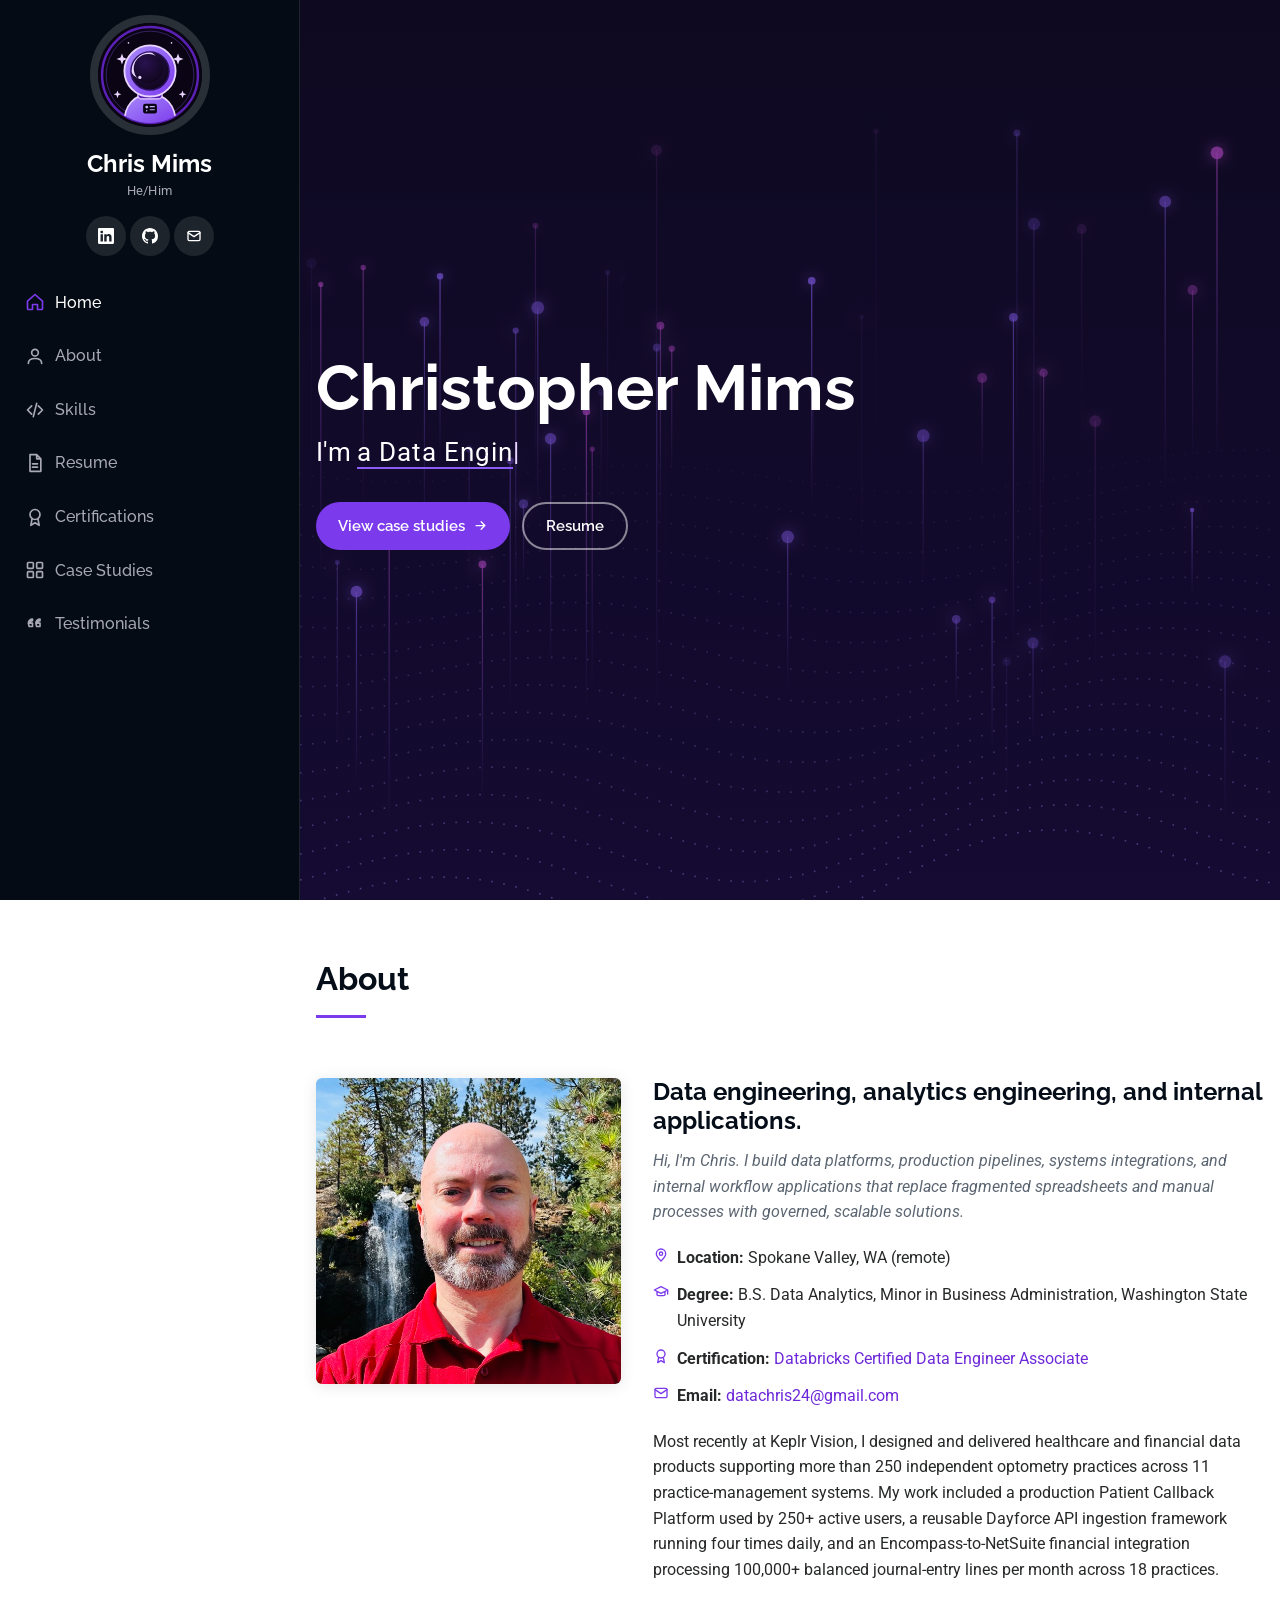
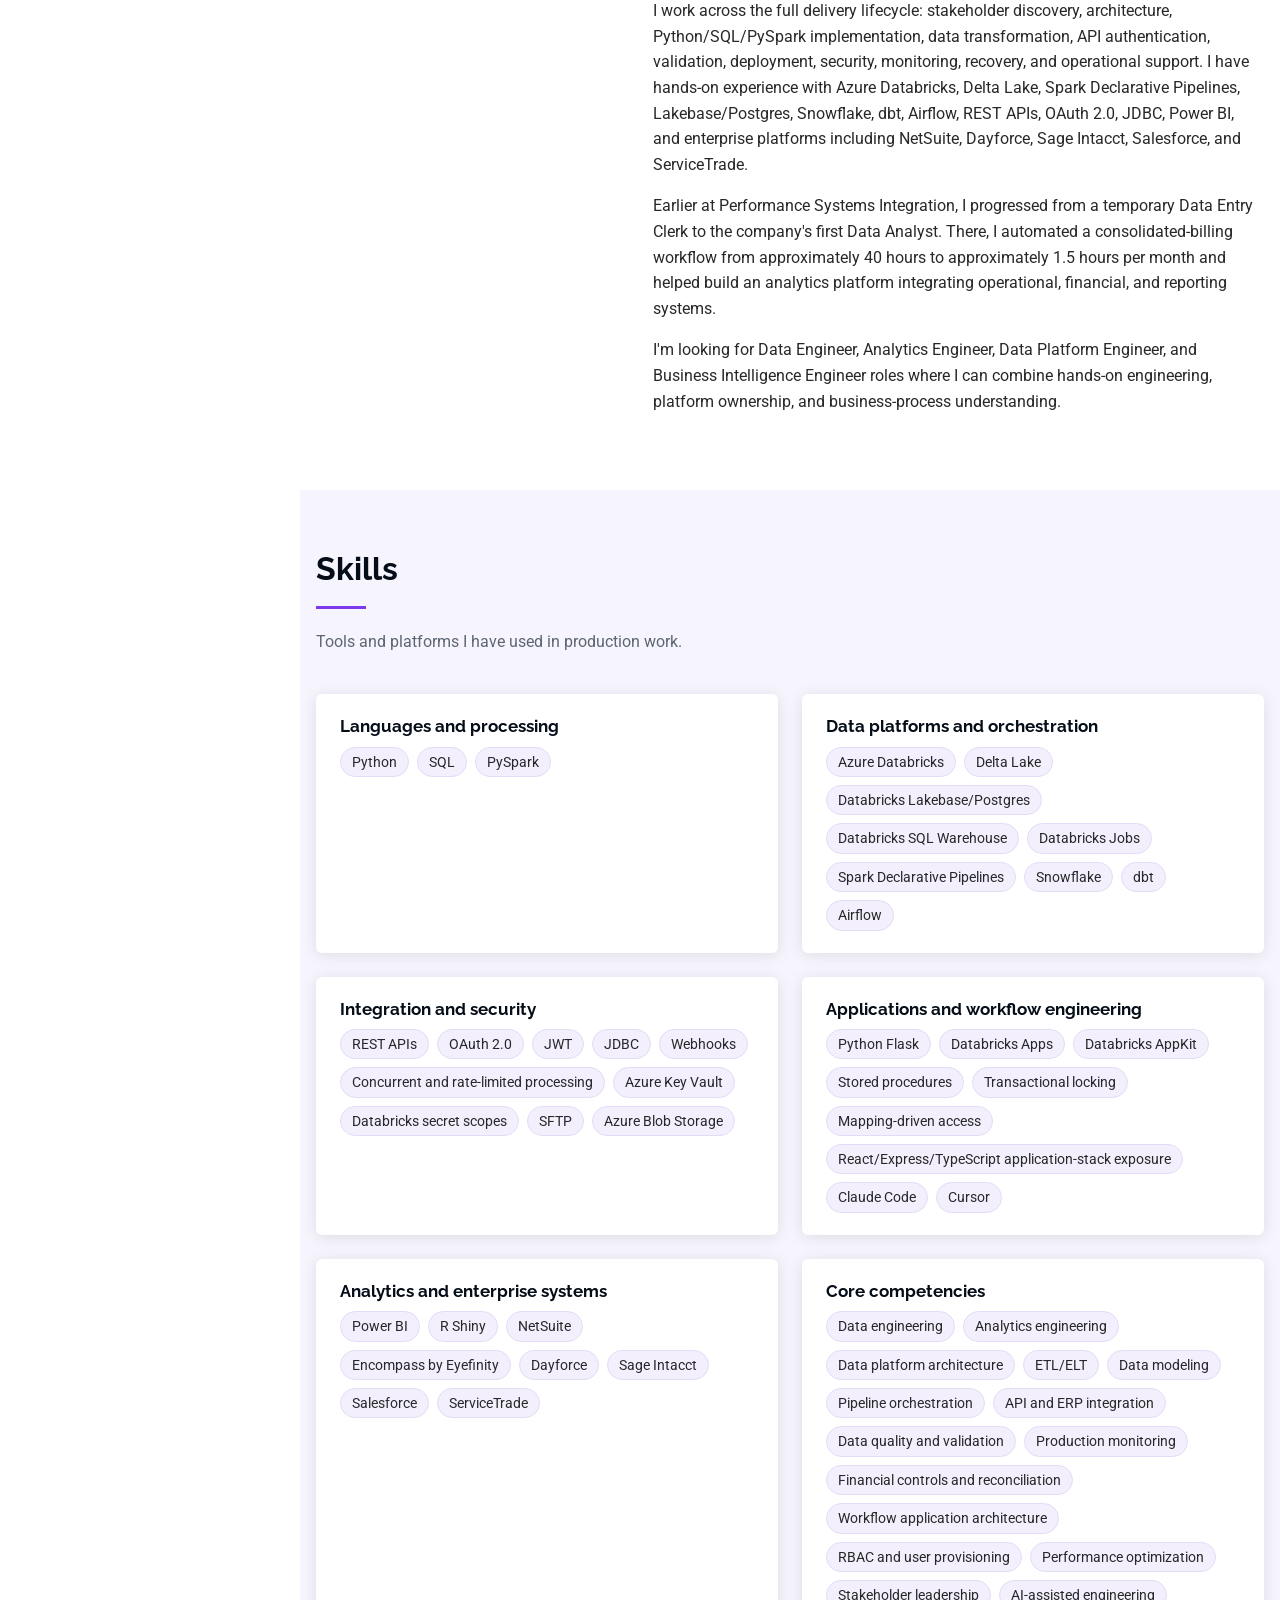
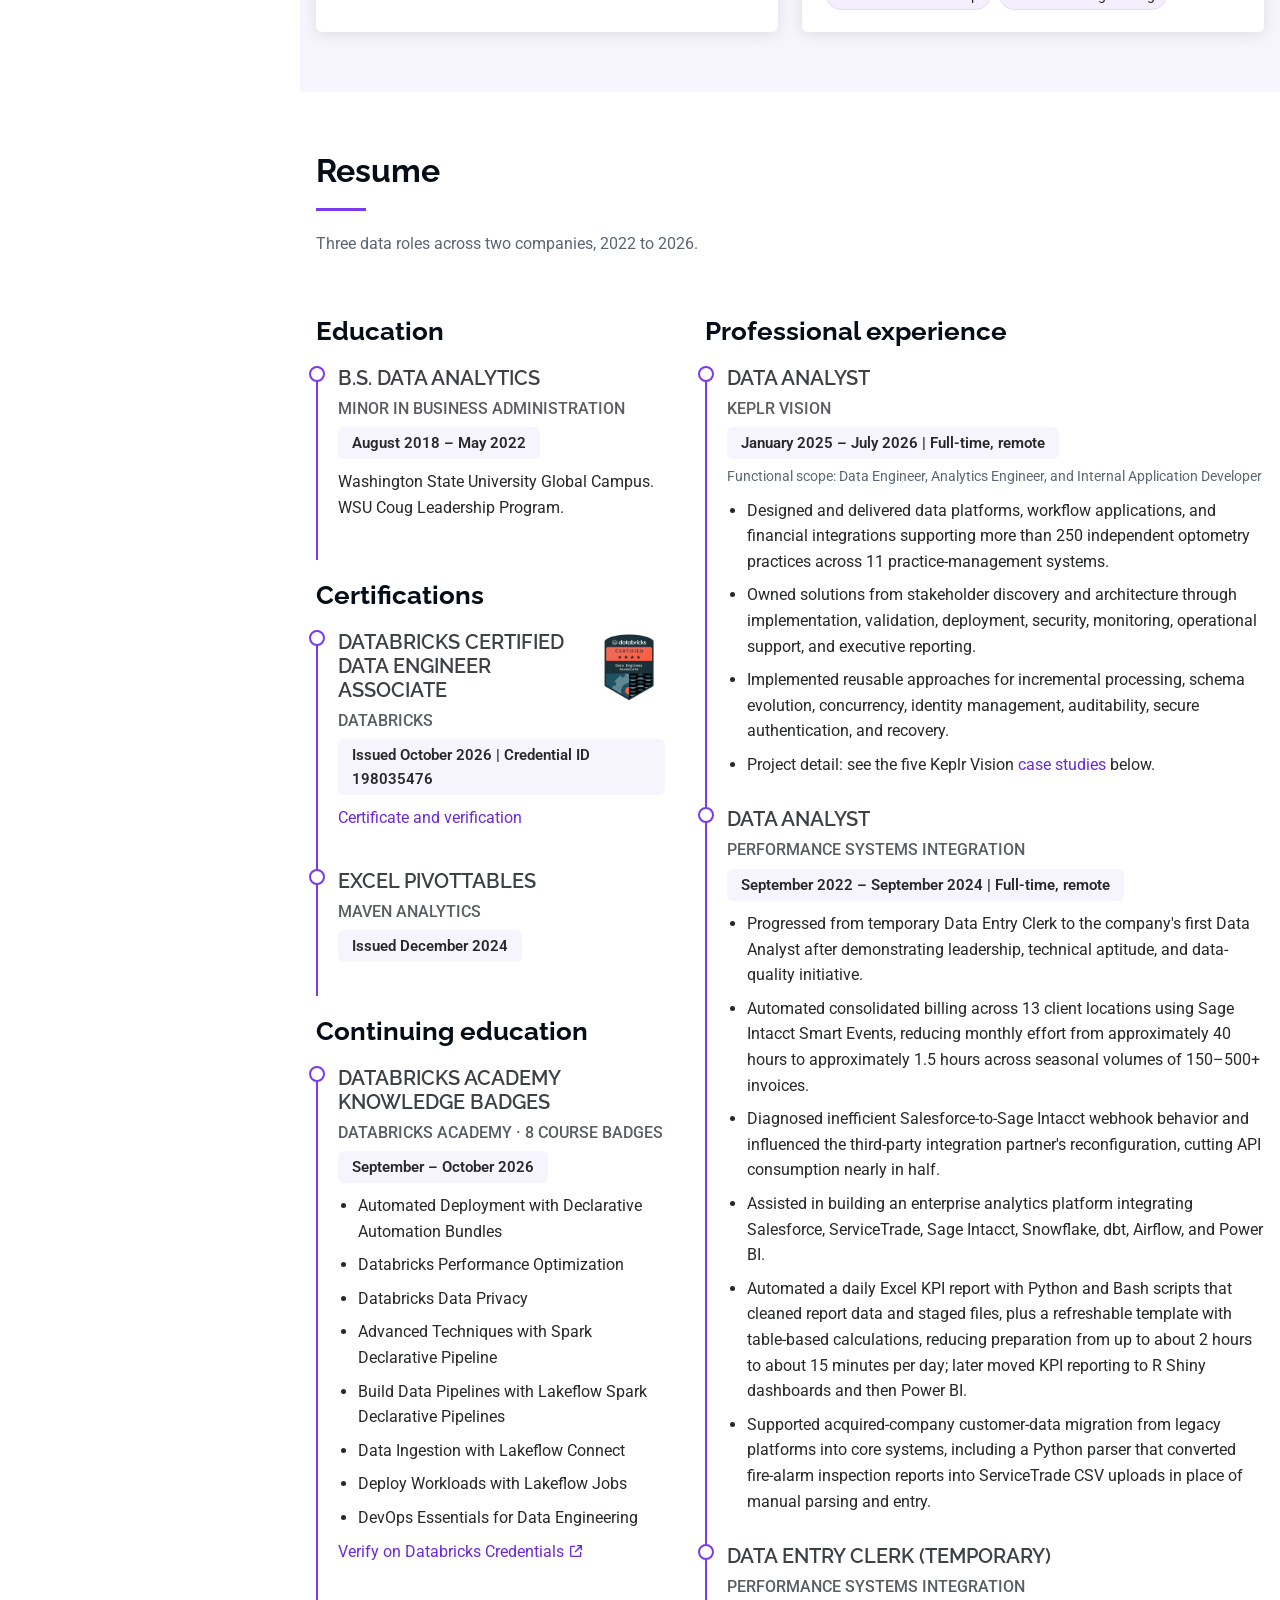
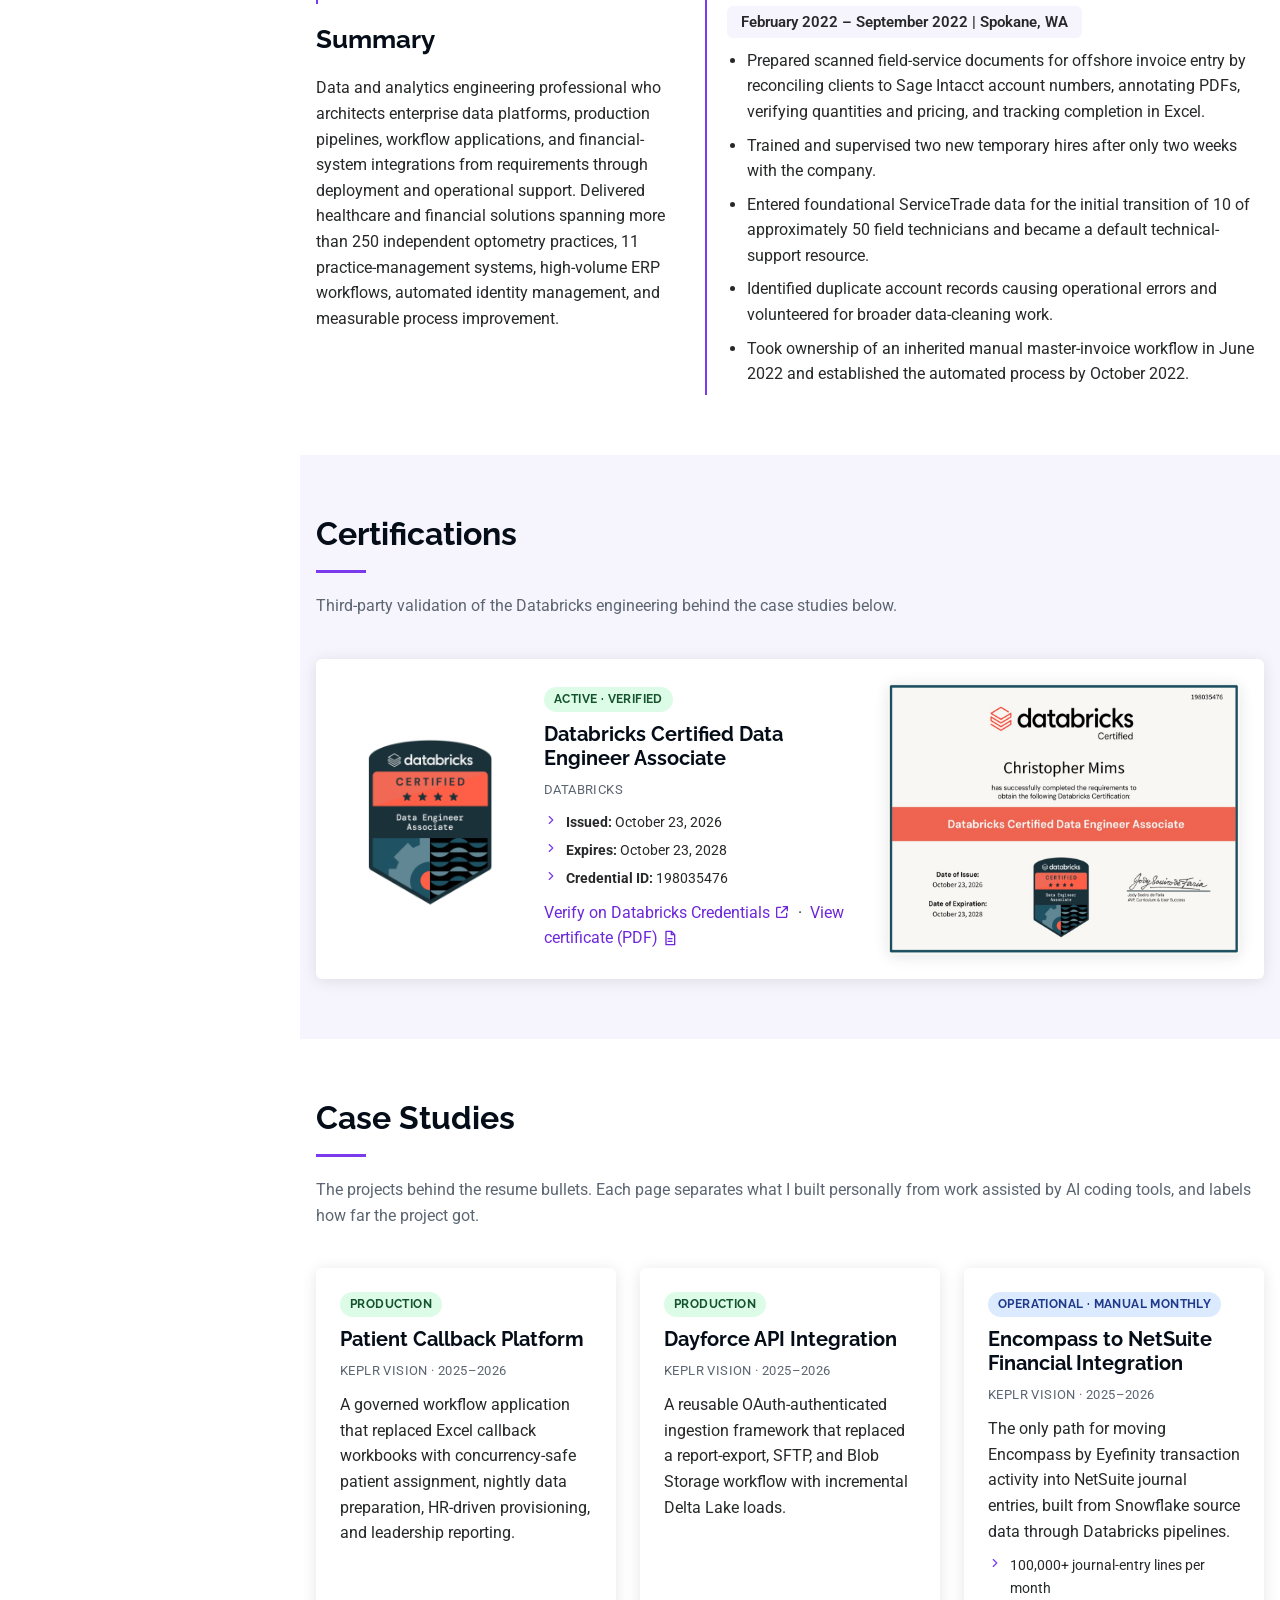
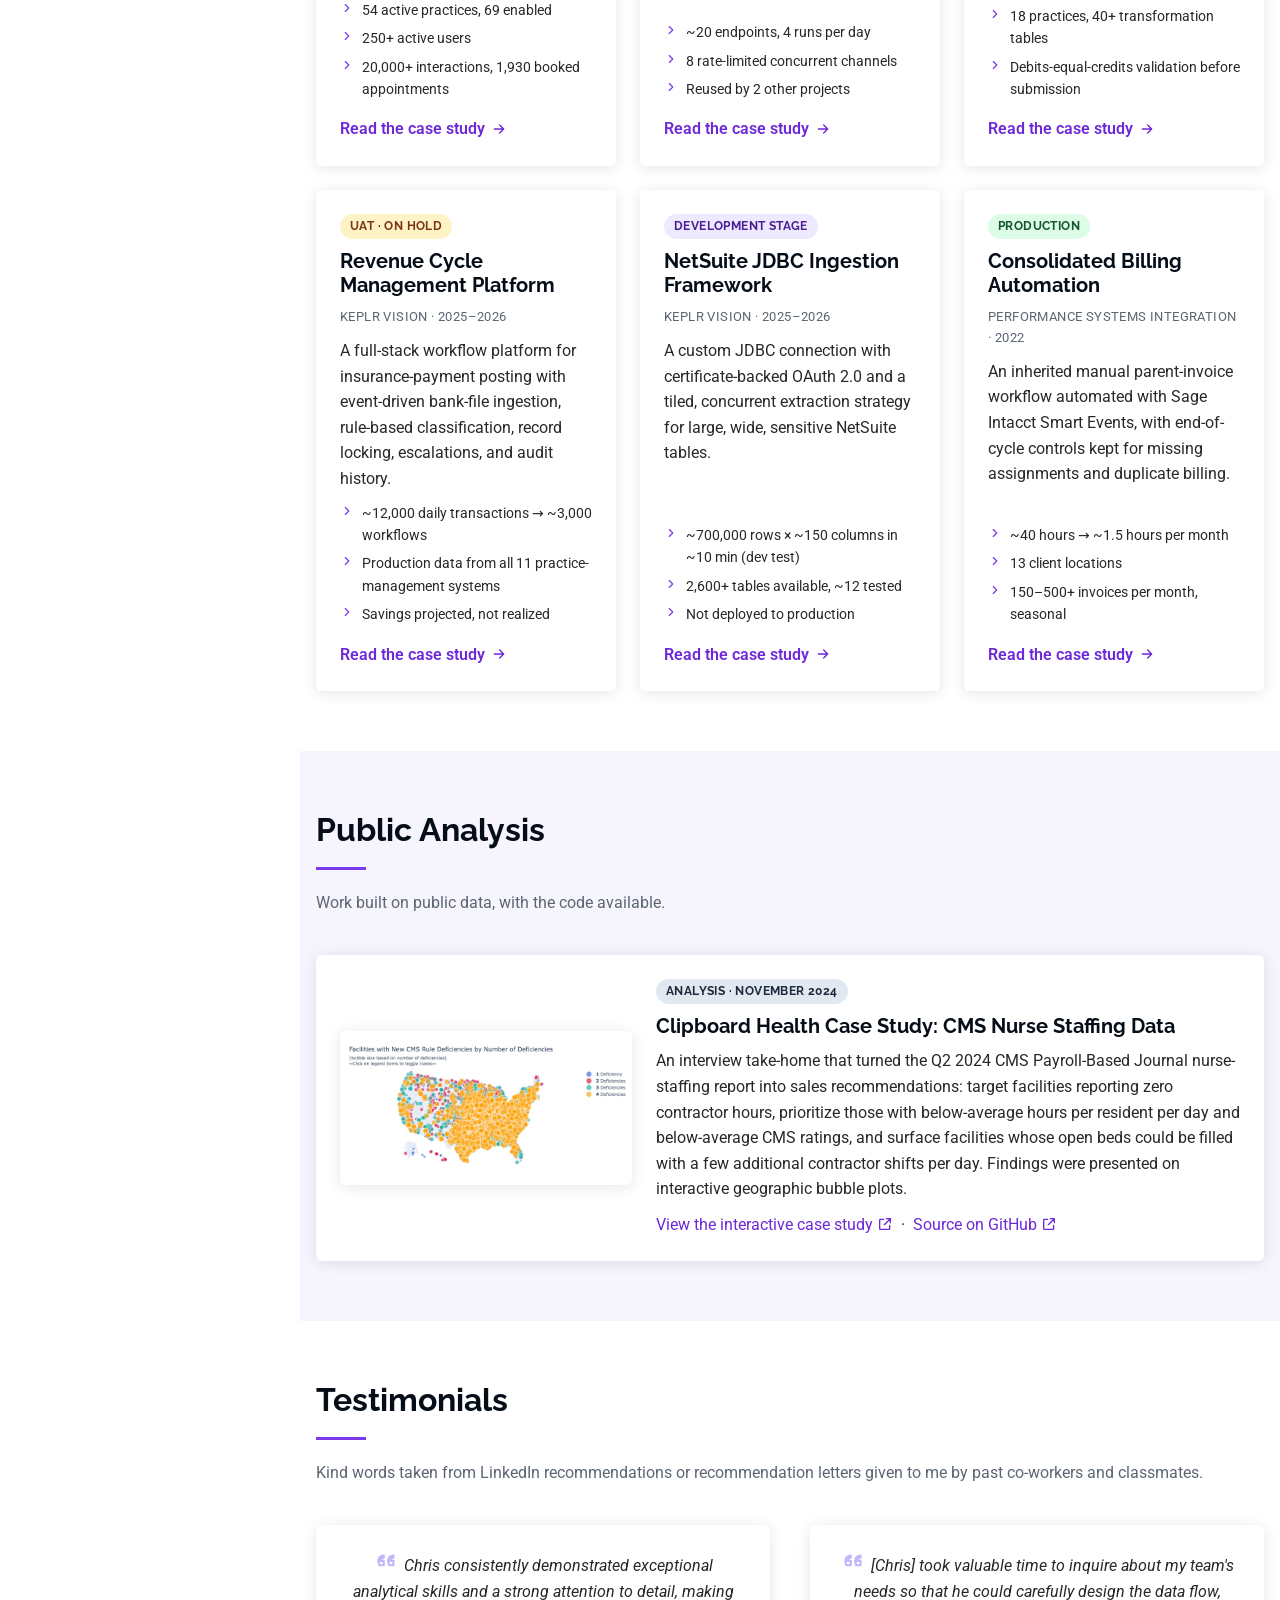
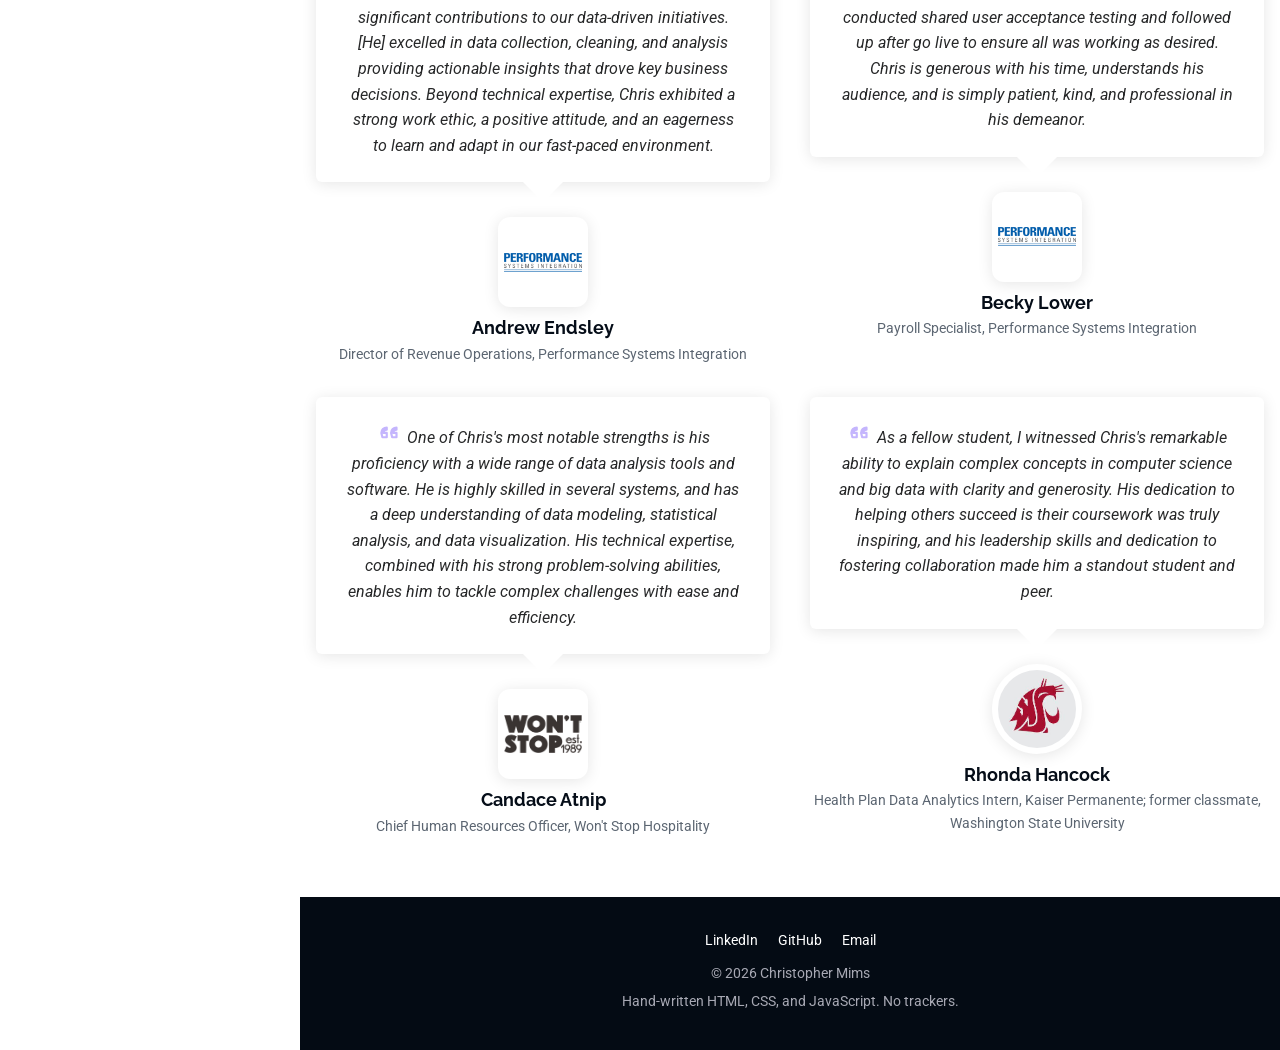
<file: index.html>
<!DOCTYPE html>
<html lang="en">
<head>
  <meta charset="utf-8">
  <meta name="viewport" content="width=device-width, initial-scale=1">
  <title>Christopher Mims | Data Engineer &amp; Analytics Engineer</title>
  <meta name="description" content="Christopher (Chris) Mims builds data platforms, production pipelines, systems integrations, and internal workflow applications. Case studies from Keplr Vision and Performance Systems Integration.">
  <link rel="canonical" href="https://data-chris24.github.io/">
  <meta name="theme-color" content="#040b14">
  <meta property="og:type" content="website">
  <meta property="og:title" content="Christopher Mims | Data Engineer &amp; Analytics Engineer">
  <meta property="og:description" content="Data platforms, production pipelines, systems integrations, and internal workflow applications. Case studies from Keplr Vision and Performance Systems Integration.">
  <meta property="og:url" content="https://data-chris24.github.io/">
  <meta property="og:image" content="https://data-chris24.github.io/assets/img/og-image.png">
  <meta name="twitter:card" content="summary_large_image">
  <link rel="icon" href="assets/img/favicon.svg" type="image/svg+xml">
  <link rel="icon" href="assets/img/favicon-32.png" sizes="32x32" type="image/png">
  <link rel="apple-touch-icon" href="assets/img/favicon-180.png">
  <link rel="preconnect" href="https://fonts.googleapis.com">
  <link rel="preconnect" href="https://fonts.gstatic.com" crossorigin>
  <link href="https://fonts.googleapis.com/css2?family=Raleway:wght@400;500;600;700&family=Roboto:wght@400;700&display=swap" rel="stylesheet">
  <link rel="stylesheet" href="assets/css/style.css">
</head>
<body>
<a class="skip" href="#main">Skip to content</a>

<svg xmlns="http://www.w3.org/2000/svg" style="display:none" aria-hidden="true">
  <symbol id="i-menu" viewBox="0 0 24 24"><path d="M3 6h18M3 12h18M3 18h18"/></symbol>
  <symbol id="i-close" viewBox="0 0 24 24"><path d="M6 6l12 12M18 6L6 18"/></symbol>
  <symbol id="i-home" viewBox="0 0 24 24"><path d="M3 11l9-8 9 8v9a1 1 0 0 1-1 1h-5v-6H9v6H4a1 1 0 0 1-1-1z"/></symbol>
  <symbol id="i-user" viewBox="0 0 24 24"><circle cx="12" cy="8" r="4"/><path d="M4 21c0-4 3.6-6 8-6s8 2 8 6"/></symbol>
  <symbol id="i-code" viewBox="0 0 24 24"><path d="M8 7l-5 5 5 5M16 7l5 5-5 5M14 4l-4 16"/></symbol>
  <symbol id="i-doc" viewBox="0 0 24 24"><path d="M6 2h8l5 5v15H6zM14 2v5h5M9 13h6M9 17h6"/></symbol>
  <symbol id="i-grid" viewBox="0 0 24 24"><rect x="3" y="3" width="7" height="7" rx="1"/><rect x="14" y="3" width="7" height="7" rx="1"/><rect x="3" y="14" width="7" height="7" rx="1"/><rect x="14" y="14" width="7" height="7" rx="1"/></symbol>
  <symbol id="i-quote" viewBox="0 0 24 24"><path d="M5 15h4v-4H6a3 3 0 0 1 3-3V6a5 5 0 0 0-5 5zM14 15h4v-4h-3a3 3 0 0 1 3-3V6a5 5 0 0 0-5 5z"/></symbol>
  <symbol id="i-chevron" viewBox="0 0 24 24"><path d="M9 6l6 6-6 6"/></symbol>
  <symbol id="i-arrow-right" viewBox="0 0 24 24"><path d="M5 12h14M13 6l6 6-6 6"/></symbol>
  <symbol id="i-arrow-left" viewBox="0 0 24 24"><path d="M19 12H5M11 6l-6 6 6 6"/></symbol>
  <symbol id="i-external" viewBox="0 0 24 24"><path d="M14 4h6v6M20 4l-9 9M19 14v5a1 1 0 0 1-1 1H5a1 1 0 0 1-1-1V6a1 1 0 0 1 1-1h5"/></symbol>
  <symbol id="i-mail" viewBox="0 0 24 24"><rect x="3" y="5" width="18" height="14" rx="2"/><path d="M3 7l9 6 9-6"/></symbol>
  <symbol id="i-pin" viewBox="0 0 24 24"><path d="M12 21s7-6.5 7-11a7 7 0 0 0-14 0c0 4.5 7 11 7 11z"/><circle cx="12" cy="10" r="2.5"/></symbol>
  <symbol id="i-cap" viewBox="0 0 24 24"><path d="M2 9l10-5 10 5-10 5zM6 11.5V16c0 2 12 2 12 0v-4.5M22 9v6"/></symbol>
  <symbol id="i-award" viewBox="0 0 24 24"><circle cx="12" cy="9" r="6"/><path d="M8.5 13.9L7 22l5-3 5 3-1.5-8.1"/></symbol>
  <symbol id="i-github" viewBox="0 0 16 16"><path d="M8 0C3.58 0 0 3.58 0 8c0 3.54 2.29 6.53 5.47 7.59.4.07.55-.17.55-.38 0-.19-.01-.82-.01-1.49-2.01.37-2.53-.49-2.69-.94-.09-.23-.48-.94-.82-1.13-.28-.15-.68-.52-.01-.53.63-.01 1.08.58 1.23.82.72 1.21 1.87.87 2.33.66.07-.52.28-.87.51-1.07-1.78-.2-3.64-.89-3.64-3.95 0-.87.31-1.59.82-2.15-.08-.2-.36-1.02.08-2.12 0 0 .67-.21 2.2.82.64-.18 1.32-.27 2-.27.68 0 1.36.09 2 .27 1.53-1.04 2.2-.82 2.2-.82.44 1.1.16 1.92.08 2.12.51.56.82 1.27.82 2.15 0 3.07-1.87 3.75-3.65 3.95.29.25.54.73.54 1.48 0 1.07-.01 1.93-.01 2.2 0 .21.15.46.55.38A8.012 8.012 0 0 0 16 8c0-4.42-3.58-8-8-8z"/></symbol>
  <symbol id="i-linkedin" viewBox="0 0 16 16"><path d="M0 1.146C0 .513.526 0 1.175 0h13.65C15.474 0 16 .513 16 1.146v13.708c0 .633-.526 1.146-1.175 1.146H1.175C.526 16 0 15.487 0 14.854V1.146zm4.943 12.248V6.169H2.542v7.225h2.401zm-1.2-8.212c.837 0 1.358-.554 1.358-1.248-.015-.709-.52-1.248-1.342-1.248-.822 0-1.359.54-1.359 1.248 0 .694.521 1.248 1.327 1.248h.016zm4.908 8.212V9.359c0-.216.016-.432.08-.586.173-.431.568-.878 1.232-.878.869 0 1.216.662 1.216 1.634v3.865h2.401V9.25c0-2.22-1.184-3.252-2.764-3.252-1.274 0-1.845.7-2.165 1.193v.025h-.016a5.54 5.54 0 0 1 .016-.025V6.169h-2.4c.03.678 0 7.225 0 7.225h2.4z"/></symbol>
</svg>

<button class="nav-toggle" aria-controls="sidebar" aria-expanded="false" aria-label="Open menu">
  <svg class="icon icon--open"><use href="#i-menu"/></svg>
  <svg class="icon icon--close"><use href="#i-close"/></svg>
</button>

<header id="sidebar" class="sidebar">
  <div class="logo"><img src="assets/img/logo.svg" alt="DataChris24 astronaut logo" width="120" height="120"></div>
  <p class="name">Chris Mims</p>
  <p class="pronouns">He/Him</p>
  <ul class="social">
    <li><a href="https://www.linkedin.com/in/datachris24m/" aria-label="LinkedIn profile"><svg class="icon icon--fill"><use href="#i-linkedin"/></svg></a></li>
    <li><a href="https://github.com/Data-Chris24" aria-label="GitHub profile"><svg class="icon icon--fill"><use href="#i-github"/></svg></a></li>
    <li><a href="mailto:datachris24@gmail.com" aria-label="Email Chris"><svg class="icon"><use href="#i-mail"/></svg></a></li>
  </ul>
  <nav aria-label="Primary">
    <ul>
      <li><a href="#hero" class="active"><svg class="icon"><use href="#i-home"/></svg>Home</a></li>
      <li><a href="#about"><svg class="icon"><use href="#i-user"/></svg>About</a></li>
      <li><a href="#skills"><svg class="icon"><use href="#i-code"/></svg>Skills</a></li>
      <li><a href="#resume"><svg class="icon"><use href="#i-doc"/></svg>Resume</a></li>
      <li><a href="#certifications"><svg class="icon"><use href="#i-award"/></svg>Certifications</a></li>
      <li><a href="#case-studies"><svg class="icon"><use href="#i-grid"/></svg>Case Studies</a></li>
      <li><a href="#testimonials"><svg class="icon"><use href="#i-quote"/></svg>Testimonials</a></li>
    </ul>
  </nav>
</header>

<main id="main">

  <section id="hero" class="hero" aria-label="Introduction">
    <canvas id="hero-canvas" aria-hidden="true"></canvas>
    <div class="container">
      <h1>Christopher Mims</h1>
      <p>I'm <span class="typed" data-typed-items="a Data Engineer, an Analytics Engineer, a Data Platform Engineer, an Internal Application Developer, a Problem-Solver">a Data Engineer</span></p>
      <div class="hero-links">
        <a class="btn btn-primary" href="#case-studies">View case studies <svg class="icon"><use href="#i-arrow-right"/></svg></a>
        <a class="btn btn-ghost" href="#resume">Resume</a>
      </div>
    </div>
  </section>

  <section id="about" class="about">
    <div class="container">
      <div class="section-title reveal"><h2>About</h2></div>
      <div class="about-grid reveal">
        <img src="assets/img/headshot.jpg" alt="Christopher Mims headshot" width="600" height="600">
        <div>
          <h3>Data engineering, analytics engineering, and internal applications.</h3>
          <p class="lead">Hi, I'm Chris. I build data platforms, production pipelines, systems integrations, and internal workflow applications that replace fragmented spreadsheets and manual processes with governed, scalable solutions.</p>
          <ul class="facts">
            <li><svg class="icon"><use href="#i-pin"/></svg><span><strong>Location:</strong> Spokane Valley, WA (remote)</span></li>
            <li><svg class="icon"><use href="#i-cap"/></svg><span><strong>Degree:</strong> B.S. Data Analytics, Minor in Business Administration, Washington State University</span></li>
            <li><svg class="icon"><use href="#i-award"/></svg><span><strong>Certification:</strong> <a href="#certifications">Databricks Certified Data Engineer Associate</a></span></li>
            <li><svg class="icon"><use href="#i-mail"/></svg><span><strong>Email:</strong> <a href="mailto:datachris24@gmail.com">datachris24@gmail.com</a></span></li>
          </ul>
          <p>Most recently at Keplr Vision, I designed and delivered healthcare and financial data products supporting more than 250 independent optometry practices across 11 practice-management systems. My work included a production Patient Callback Platform used by 250+ active users, a reusable Dayforce API ingestion framework running four times daily, and an Encompass-to-NetSuite financial integration processing 100,000+ balanced journal-entry lines per month across 18 practices.</p>
          <p>I work across the full delivery lifecycle: stakeholder discovery, architecture, Python/SQL/PySpark implementation, data transformation, API authentication, validation, deployment, security, monitoring, recovery, and operational support. I have hands-on experience with Azure Databricks, Delta Lake, Spark Declarative Pipelines, Lakebase/Postgres, Snowflake, dbt, Airflow, REST APIs, OAuth 2.0, JDBC, Power BI, and enterprise platforms including NetSuite, Dayforce, Sage Intacct, Salesforce, and ServiceTrade.</p>
          <p>Earlier at Performance Systems Integration, I progressed from a temporary Data Entry Clerk to the company's first Data Analyst. There, I automated a consolidated-billing workflow from approximately 40 hours to approximately 1.5 hours per month and helped build an analytics platform integrating operational, financial, and reporting systems.</p>
          <p>I'm looking for Data Engineer, Analytics Engineer, Data Platform Engineer, and Business Intelligence Engineer roles where I can combine hands-on engineering, platform ownership, and business-process understanding.</p>
        </div>
      </div>
    </div>
  </section>

  <section id="skills" class="skills light">
    <div class="container">
      <div class="section-title reveal"><h2>Skills</h2><p>Tools and platforms I have used in production work.</p></div>
      <div class="skills-grid reveal">
        <div class="skill-group">
          <h3>Languages and processing</h3>
          <ul class="chips"><li>Python</li><li>SQL</li><li>PySpark</li></ul>
        </div>
        <div class="skill-group">
          <h3>Data platforms and orchestration</h3>
          <ul class="chips"><li>Azure Databricks</li><li>Delta Lake</li><li>Databricks Lakebase/Postgres</li><li>Databricks SQL Warehouse</li><li>Databricks Jobs</li><li>Spark Declarative Pipelines</li><li>Snowflake</li><li>dbt</li><li>Airflow</li></ul>
        </div>
        <div class="skill-group">
          <h3>Integration and security</h3>
          <ul class="chips"><li>REST APIs</li><li>OAuth 2.0</li><li>JWT</li><li>JDBC</li><li>Webhooks</li><li>Concurrent and rate-limited processing</li><li>Azure Key Vault</li><li>Databricks secret scopes</li><li>SFTP</li><li>Azure Blob Storage</li></ul>
        </div>
        <div class="skill-group">
          <h3>Applications and workflow engineering</h3>
          <ul class="chips"><li>Python Flask</li><li>Databricks Apps</li><li>Databricks AppKit</li><li>Stored procedures</li><li>Transactional locking</li><li>Mapping-driven access</li><li>React/Express/TypeScript application-stack exposure</li><li>Claude Code</li><li>Cursor</li></ul>
        </div>
        <div class="skill-group">
          <h3>Analytics and enterprise systems</h3>
          <ul class="chips"><li>Power BI</li><li>R Shiny</li><li>NetSuite</li><li>Encompass by Eyefinity</li><li>Dayforce</li><li>Sage Intacct</li><li>Salesforce</li><li>ServiceTrade</li></ul>
        </div>
        <div class="skill-group">
          <h3>Core competencies</h3>
          <ul class="chips"><li>Data engineering</li><li>Analytics engineering</li><li>Data platform architecture</li><li>ETL/ELT</li><li>Data modeling</li><li>Pipeline orchestration</li><li>API and ERP integration</li><li>Data quality and validation</li><li>Production monitoring</li><li>Financial controls and reconciliation</li><li>Workflow application architecture</li><li>RBAC and user provisioning</li><li>Performance optimization</li><li>Stakeholder leadership</li><li>AI-assisted engineering</li></ul>
        </div>
      </div>
    </div>
  </section>

  <section id="resume" class="resume">
    <div class="container">
      <div class="section-title reveal"><h2>Resume</h2><p>Three data roles across two companies, 2022 to 2026.</p></div>
      <div class="resume-grid reveal">
        <div>
          <h3 class="resume-title">Education</h3>
          <div class="resume-item">
            <h4>B.S. Data Analytics</h4>
            <p class="org">Minor in Business Administration</p>
            <span class="when">August 2018 – May 2022</span>
            <p>Washington State University Global Campus. WSU Coug Leadership Program.</p>
          </div>
          <h3 class="resume-title">Certifications</h3>
          <div class="resume-item resume-item--cert">
            <img src="assets/img/certs/databricks-data-engineer-associate-badge.png" alt="Databricks Certified Data Engineer Associate badge" width="72" height="72">
            <h4>Databricks Certified Data Engineer Associate</h4>
            <p class="org">Databricks</p>
            <span class="when">Issued October 2026 | Credential ID 198035476</span>
            <p><a href="#certifications">Certificate and verification</a></p>
          </div>
          <div class="resume-item">
            <h4>Excel PivotTables</h4>
            <p class="org">Maven Analytics</p>
            <span class="when">Issued December 2024</span>
          </div>
          <h3 class="resume-title">Continuing education</h3>
          <div class="resume-item">
            <h4>Databricks Academy knowledge badges</h4>
            <p class="org">Databricks Academy · 8 course badges</p>
            <span class="when">September – October 2026</span>
            <ul>
              <li>Automated Deployment with Declarative Automation Bundles</li>
              <li>Databricks Performance Optimization</li>
              <li>Databricks Data Privacy</li>
              <li>Advanced Techniques with Spark Declarative Pipeline</li>
              <li>Build Data Pipelines with Lakeflow Spark Declarative Pipelines</li>
              <li>Data Ingestion with Lakeflow Connect</li>
              <li>Deploy Workloads with Lakeflow Jobs</li>
              <li>DevOps Essentials for Data Engineering</li>
            </ul>
            <p><a href="https://credentials.databricks.com/profile/christophermims194693/wallet">Verify on Databricks Credentials <svg class="icon"><use href="#i-external"/></svg></a></p>
          </div>
          <h3 class="resume-title">Summary</h3>
          <p>Data and analytics engineering professional who architects enterprise data platforms, production pipelines, workflow applications, and financial-system integrations from requirements through deployment and operational support. Delivered healthcare and financial solutions spanning more than 250 independent optometry practices, 11 practice-management systems, high-volume ERP workflows, automated identity management, and measurable process improvement.</p>
        </div>
        <div>
          <h3 class="resume-title">Professional experience</h3>
          <div class="resume-item">
            <h4>Data Analyst</h4>
            <p class="org">Keplr Vision</p>
            <span class="when">January 2025 – July 2026 | Full-time, remote</span>
            <p class="scope">Functional scope: Data Engineer, Analytics Engineer, and Internal Application Developer</p>
            <ul>
              <li>Designed and delivered data platforms, workflow applications, and financial integrations supporting more than 250 independent optometry practices across 11 practice-management systems.</li>
              <li>Owned solutions from stakeholder discovery and architecture through implementation, validation, deployment, security, monitoring, operational support, and executive reporting.</li>
              <li>Implemented reusable approaches for incremental processing, schema evolution, concurrency, identity management, auditability, secure authentication, and recovery.</li>
              <li>Project detail: see the five Keplr Vision <a href="#case-studies">case studies</a> below.</li>
            </ul>
          </div>
          <div class="resume-item">
            <h4>Data Analyst</h4>
            <p class="org">Performance Systems Integration</p>
            <span class="when">September 2022 – September 2024 | Full-time, remote</span>
            <ul>
              <li>Progressed from temporary Data Entry Clerk to the company's first Data Analyst after demonstrating leadership, technical aptitude, and data-quality initiative.</li>
              <li>Automated consolidated billing across 13 client locations using Sage Intacct Smart Events, reducing monthly effort from approximately 40 hours to approximately 1.5 hours across seasonal volumes of 150–500+ invoices.</li>
              <li>Diagnosed inefficient Salesforce-to-Sage Intacct webhook behavior and influenced the third-party integration partner's reconfiguration, cutting API consumption nearly in half.</li>
              <li>Assisted in building an enterprise analytics platform integrating Salesforce, ServiceTrade, Sage Intacct, Snowflake, dbt, Airflow, and Power BI.</li>
              <li>Automated a daily Excel KPI report with Python and Bash scripts that cleaned report data and staged files, plus a refreshable template with table-based calculations, reducing preparation from up to about 2 hours to about 15 minutes per day; later moved KPI reporting to R Shiny dashboards and then Power BI.</li>
              <li>Supported acquired-company customer-data migration from legacy platforms into core systems, including a Python parser that converted fire-alarm inspection reports into ServiceTrade CSV uploads in place of manual parsing and entry.</li>
            </ul>
          </div>
          <div class="resume-item">
            <h4>Data Entry Clerk (Temporary)</h4>
            <p class="org">Performance Systems Integration</p>
            <span class="when">February 2022 – September 2022 | Spokane, WA</span>
            <ul>
              <li>Prepared scanned field-service documents for offshore invoice entry by reconciling clients to Sage Intacct account numbers, annotating PDFs, verifying quantities and pricing, and tracking completion in Excel.</li>
              <li>Trained and supervised two new temporary hires after only two weeks with the company.</li>
              <li>Entered foundational ServiceTrade data for the initial transition of 10 of approximately 50 field technicians and became a default technical-support resource.</li>
              <li>Identified duplicate account records causing operational errors and volunteered for broader data-cleaning work.</li>
              <li>Took ownership of an inherited manual master-invoice workflow in June 2022 and established the automated process by October 2022.</li>
            </ul>
          </div>
        </div>
      </div>
    </div>
  </section>

  <section id="certifications" class="certifications light">
    <div class="container">
      <div class="section-title reveal"><h2>Certifications</h2><p>Third-party validation of the Databricks engineering behind the case studies below.</p></div>
      <article class="card cert reveal">
        <img class="cert-badge" src="assets/img/certs/databricks-data-engineer-associate-badge.png" alt="Databricks Certified Data Engineer Associate badge" width="400" height="400">
        <div class="body">
          <span class="badge badge--production">Active · Verified</span>
          <h3>Databricks Certified Data Engineer Associate</h3>
          <p class="org">Databricks</p>
          <ul class="metrics">
            <li><svg class="icon"><use href="#i-chevron"/></svg><span><strong>Issued:</strong> October 23, 2026</span></li>
            <li><svg class="icon"><use href="#i-chevron"/></svg><span><strong>Expires:</strong> October 23, 2028</span></li>
            <li><svg class="icon"><use href="#i-chevron"/></svg><span><strong>Credential ID:</strong> 198035476</span></li>
          </ul>
          <p>
            <a href="https://credentials.databricks.com/57decc2d-cfe9-48e3-b7df-ee7dfb5db3b0">Verify on Databricks Credentials <svg class="icon"><use href="#i-external"/></svg></a>
            &nbsp;·&nbsp;
            <a href="assets/docs/Christopher_Mims_Databricks_Certified_Data_Engineer_Associate.pdf">View certificate (PDF) <svg class="icon"><use href="#i-doc"/></svg></a>
          </p>
        </div>
        <a class="cert-preview" href="assets/docs/Christopher_Mims_Databricks_Certified_Data_Engineer_Associate.pdf" aria-label="Open the Databricks Certified Data Engineer Associate certificate (PDF)">
          <img src="assets/img/certs/databricks-data-engineer-associate-certificate.jpg" alt="Databricks Certified Data Engineer Associate certificate issued to Christopher Mims" width="1000" height="772" loading="lazy">
        </a>
      </article>
    </div>
  </section>

  <section id="case-studies" class="case-studies">
    <div class="container">
      <div class="section-title reveal"><h2>Case Studies</h2><p>The projects behind the resume bullets. Each page separates what I built personally from work assisted by AI coding tools, and labels how far the project got.</p></div>
      <div class="cards reveal">
        <article class="card">
          <span class="badge badge--production">Production</span>
          <h3><a href="case-studies/patient-callback-platform.html">Patient Callback Platform</a></h3>
          <span class="org">Keplr Vision · 2025–2026</span>
          <p>A governed workflow application that replaced Excel callback workbooks with concurrency-safe patient assignment, nightly data preparation, HR-driven provisioning, and leadership reporting.</p>
          <ul class="metrics">
            <li><svg class="icon"><use href="#i-chevron"/></svg>54 active practices, 69 enabled</li>
            <li><svg class="icon"><use href="#i-chevron"/></svg>250+ active users</li>
            <li><svg class="icon"><use href="#i-chevron"/></svg>20,000+ interactions, 1,930 booked appointments</li>
          </ul>
          <a class="more" href="case-studies/patient-callback-platform.html">Read the case study <svg class="icon"><use href="#i-arrow-right"/></svg></a>
        </article>
        <article class="card">
          <span class="badge badge--production">Production</span>
          <h3><a href="case-studies/dayforce-api-integration.html">Dayforce API Integration</a></h3>
          <span class="org">Keplr Vision · 2025–2026</span>
          <p>A reusable OAuth-authenticated ingestion framework that replaced a report-export, SFTP, and Blob Storage workflow with incremental Delta Lake loads.</p>
          <ul class="metrics">
            <li><svg class="icon"><use href="#i-chevron"/></svg>~20 endpoints, 4 runs per day</li>
            <li><svg class="icon"><use href="#i-chevron"/></svg>8 rate-limited concurrent channels</li>
            <li><svg class="icon"><use href="#i-chevron"/></svg>Reused by 2 other projects</li>
          </ul>
          <a class="more" href="case-studies/dayforce-api-integration.html">Read the case study <svg class="icon"><use href="#i-arrow-right"/></svg></a>
        </article>
        <article class="card">
          <span class="badge badge--operational">Operational · manual monthly</span>
          <h3><a href="case-studies/encompass-netsuite-integration.html">Encompass to NetSuite Financial Integration</a></h3>
          <span class="org">Keplr Vision · 2025–2026</span>
          <p>The only path for moving Encompass by Eyefinity transaction activity into NetSuite journal entries, built from Snowflake source data through Databricks pipelines.</p>
          <ul class="metrics">
            <li><svg class="icon"><use href="#i-chevron"/></svg>100,000+ journal-entry lines per month</li>
            <li><svg class="icon"><use href="#i-chevron"/></svg>18 practices, 40+ transformation tables</li>
            <li><svg class="icon"><use href="#i-chevron"/></svg>Debits-equal-credits validation before submission</li>
          </ul>
          <a class="more" href="case-studies/encompass-netsuite-integration.html">Read the case study <svg class="icon"><use href="#i-arrow-right"/></svg></a>
        </article>
        <article class="card">
          <span class="badge badge--uat">UAT · on hold</span>
          <h3><a href="case-studies/revenue-cycle-management-platform.html">Revenue Cycle Management Platform</a></h3>
          <span class="org">Keplr Vision · 2025–2026</span>
          <p>A full-stack workflow platform for insurance-payment posting with event-driven bank-file ingestion, rule-based classification, record locking, escalations, and audit history.</p>
          <ul class="metrics">
            <li><svg class="icon"><use href="#i-chevron"/></svg>~12,000 daily transactions → ~3,000 workflows</li>
            <li><svg class="icon"><use href="#i-chevron"/></svg>Production data from all 11 practice-management systems</li>
            <li><svg class="icon"><use href="#i-chevron"/></svg>Savings projected, not realized</li>
          </ul>
          <a class="more" href="case-studies/revenue-cycle-management-platform.html">Read the case study <svg class="icon"><use href="#i-arrow-right"/></svg></a>
        </article>
        <article class="card">
          <span class="badge badge--dev">Development stage</span>
          <h3><a href="case-studies/netsuite-jdbc-ingestion.html">NetSuite JDBC Ingestion Framework</a></h3>
          <span class="org">Keplr Vision · 2025–2026</span>
          <p>A custom JDBC connection with certificate-backed OAuth 2.0 and a tiled, concurrent extraction strategy for large, wide, sensitive NetSuite tables.</p>
          <ul class="metrics">
            <li><svg class="icon"><use href="#i-chevron"/></svg>~700,000 rows × ~150 columns in ~10 min (dev test)</li>
            <li><svg class="icon"><use href="#i-chevron"/></svg>2,600+ tables available, ~12 tested</li>
            <li><svg class="icon"><use href="#i-chevron"/></svg>Not deployed to production</li>
          </ul>
          <a class="more" href="case-studies/netsuite-jdbc-ingestion.html">Read the case study <svg class="icon"><use href="#i-arrow-right"/></svg></a>
        </article>
        <article class="card">
          <span class="badge badge--production">Production</span>
          <h3><a href="case-studies/psi-consolidated-billing-automation.html">Consolidated Billing Automation</a></h3>
          <span class="org">Performance Systems Integration · 2022</span>
          <p>An inherited manual parent-invoice workflow automated with Sage Intacct Smart Events, with end-of-cycle controls kept for missing assignments and duplicate billing.</p>
          <ul class="metrics">
            <li><svg class="icon"><use href="#i-chevron"/></svg>~40 hours → ~1.5 hours per month</li>
            <li><svg class="icon"><use href="#i-chevron"/></svg>13 client locations</li>
            <li><svg class="icon"><use href="#i-chevron"/></svg>150–500+ invoices per month, seasonal</li>
          </ul>
          <a class="more" href="case-studies/psi-consolidated-billing-automation.html">Read the case study <svg class="icon"><use href="#i-arrow-right"/></svg></a>
        </article>
      </div>
    </div>
  </section>

  <section id="public-analysis" class="public-analysis light">
    <div class="container">
      <div class="section-title reveal"><h2>Public Analysis</h2><p>Work built on public data, with the code available.</p></div>
      <div class="cards reveal">
        <article class="card card-wide">
          <img src="assets/img/clipboard-health-thumb.jpg" alt="Map of long-term care facilities from the Clipboard Health case study" width="800" height="421">
          <div class="body">
            <span class="badge badge--analysis">Analysis · November 2024</span>
            <h3>Clipboard Health Case Study: CMS Nurse Staffing Data</h3>
            <p>An interview take-home that turned the Q2 2024 CMS Payroll-Based Journal nurse-staffing report into sales recommendations: target facilities reporting zero contractor hours, prioritize those with below-average hours per resident per day and below-average CMS ratings, and surface facilities whose open beds could be filled with a few additional contractor shifts per day. Findings were presented on interactive geographic bubble plots.</p>
            <p>
              <a href="https://datachris24.github.io/ClipboardHealthCaseStudy/">View the interactive case study <svg class="icon"><use href="#i-external"/></svg></a>
              &nbsp;·&nbsp;
              <a href="https://github.com/DataChris24/ClipboardHealthCaseStudy">Source on GitHub <svg class="icon"><use href="#i-external"/></svg></a>
            </p>
          </div>
        </article>
      </div>
    </div>
  </section>

  <section id="testimonials" class="testimonials">
    <div class="container">
      <div class="section-title reveal"><h2>Testimonials</h2><p>Kind words taken from LinkedIn recommendations or recommendation letters given to me by past co-workers and classmates.</p></div>
      <div class="testimonials-grid reveal">
        <article class="testimonial">
          <blockquote>
            <svg class="icon"><use href="#i-quote"/></svg>
            <p>Chris consistently demonstrated exceptional analytical skills and a strong attention to detail, making significant contributions to our data-driven initiatives. [He] excelled in data collection, cleaning, and analysis providing actionable insights that drove key business decisions. Beyond technical expertise, Chris exhibited a strong work ethic, a positive attitude, and an eagerness to learn and adapt in our fast-paced environment.</p>
          </blockquote>
          <img src="assets/img/testimonials/psi-logo.webp" alt="Performance Systems Integration logo" width="90" height="90">
          <h3>Andrew Endsley</h3>
          <p class="role">Director of Revenue Operations, Performance Systems Integration</p>
        </article>
        <article class="testimonial">
          <blockquote>
            <svg class="icon"><use href="#i-quote"/></svg>
            <p>[Chris] took valuable time to inquire about my team's needs so that he could carefully design the data flow, conducted shared user acceptance testing and followed up after go live to ensure all was working as desired. Chris is generous with his time, understands his audience, and is simply patient, kind, and professional in his demeanor.</p>
          </blockquote>
          <img src="assets/img/testimonials/psi-logo.webp" alt="Performance Systems Integration logo" width="90" height="90">
          <h3>Becky Lower</h3>
          <p class="role">Payroll Specialist, Performance Systems Integration</p>
        </article>
        <article class="testimonial">
          <blockquote>
            <svg class="icon"><use href="#i-quote"/></svg>
            <p>One of Chris's most notable strengths is his proficiency with a wide range of data analysis tools and software. He is highly skilled in several systems, and has a deep understanding of data modeling, statistical analysis, and data visualization. His technical expertise, combined with his strong problem-solving abilities, enables him to tackle complex challenges with ease and efficiency.</p>
          </blockquote>
          <img src="assets/img/testimonials/wont-stop-logo.png" alt="Won't Stop Hospitality logo" width="90" height="90">
          <h3>Candace Atnip</h3>
          <p class="role">Chief Human Resources Officer, Won't Stop Hospitality</p>
        </article>
        <article class="testimonial">
          <blockquote>
            <svg class="icon"><use href="#i-quote"/></svg>
            <p>As a fellow student, I witnessed Chris's remarkable ability to explain complex concepts in computer science and big data with clarity and generosity. His dedication to helping others succeed is their coursework was truly inspiring, and his leadership skills and dedication to fostering collaboration made him a standout student and peer.</p>
          </blockquote>
          <img class="round" src="assets/img/testimonials/wsu-logo.jpg" alt="Washington State University logo" width="90" height="90">
          <h3>Rhonda Hancock</h3>
          <p class="role">Health Plan Data Analytics Intern, Kaiser Permanente; former classmate, Washington State University</p>
        </article>
      </div>
    </div>
  </section>

</main>

<footer class="site-footer">
  <div class="links">
    <a href="https://www.linkedin.com/in/datachris24m/">LinkedIn</a>
    <a href="https://github.com/Data-Chris24">GitHub</a>
    <a href="mailto:datachris24@gmail.com">Email</a>
  </div>
  <p>&copy; <span id="year">2026</span> Christopher Mims</p>
  <p>Hand-written HTML, CSS, and JavaScript. No trackers.</p>
</footer>

<script src="assets/js/typed.umd.js" defer></script>
<script src="assets/js/hero.js" defer></script>
<script src="assets/js/main.js" defer></script>
</body>
</html>
</file>
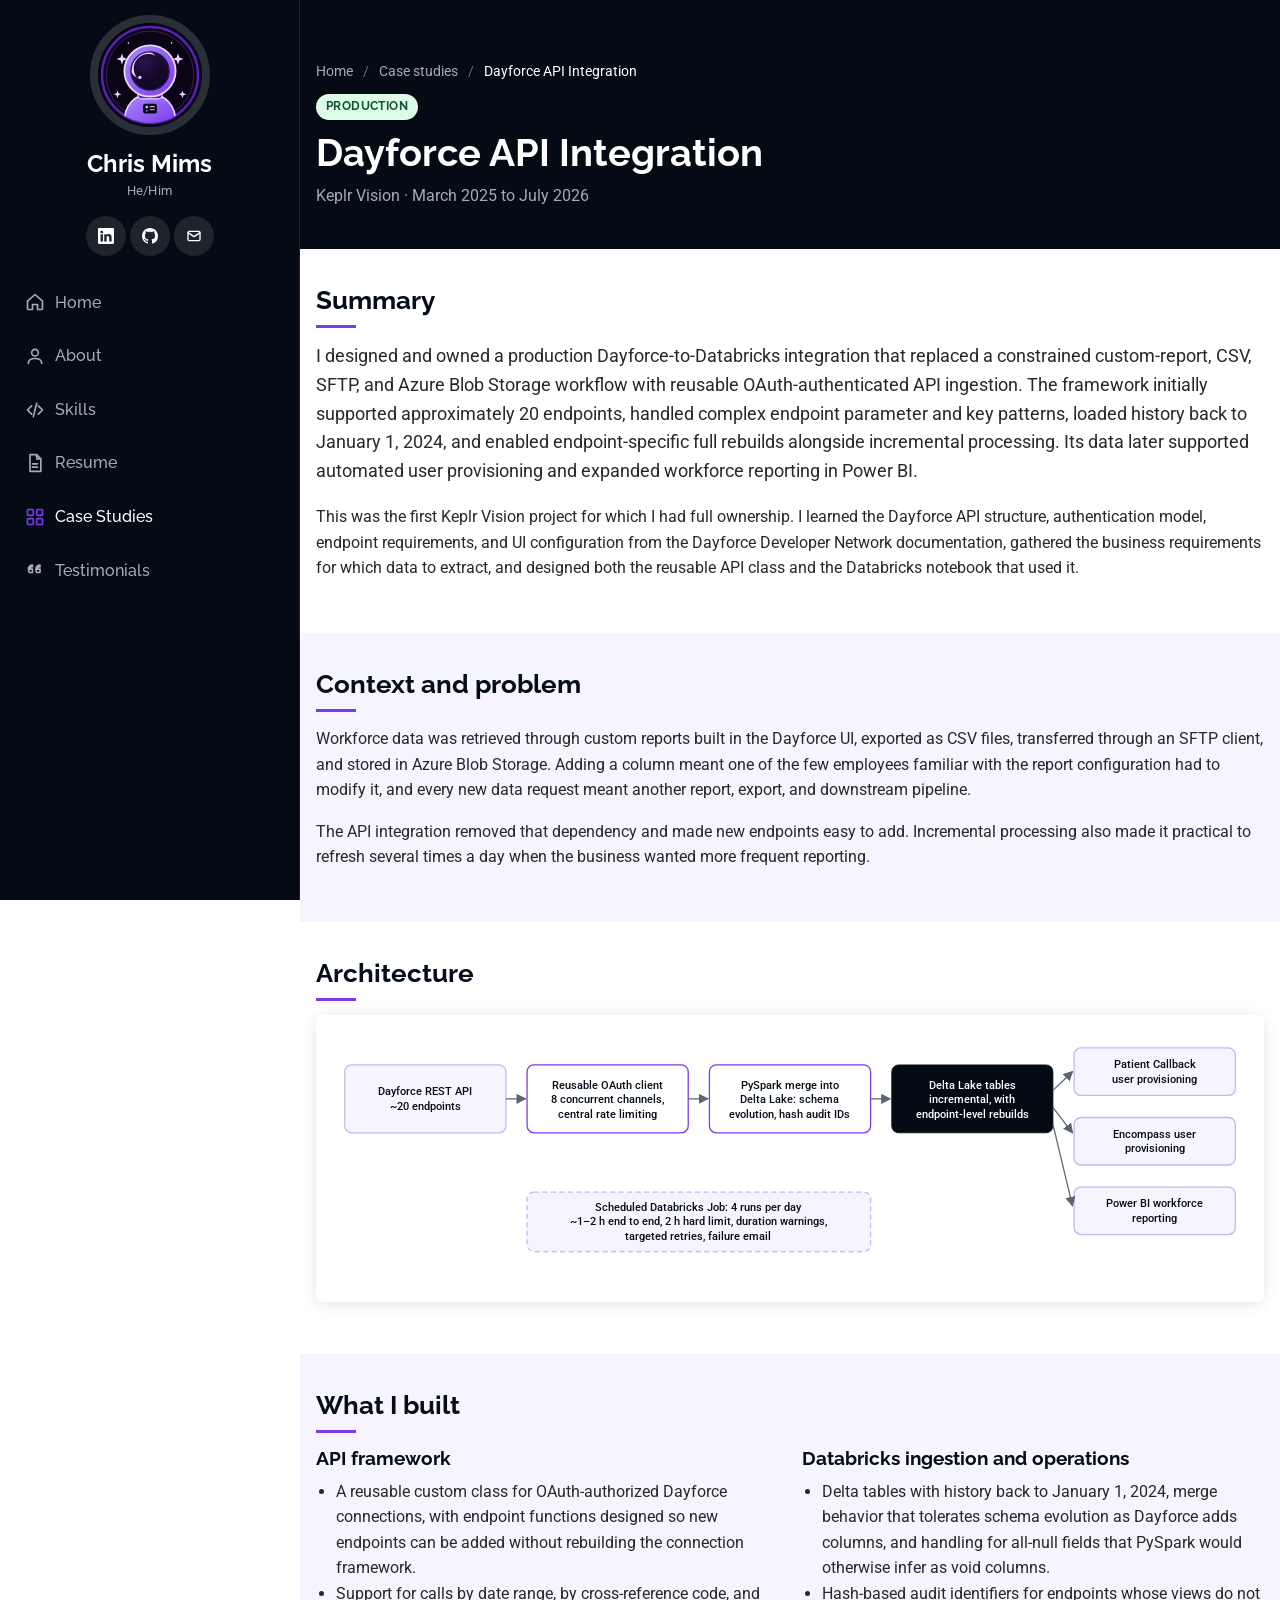
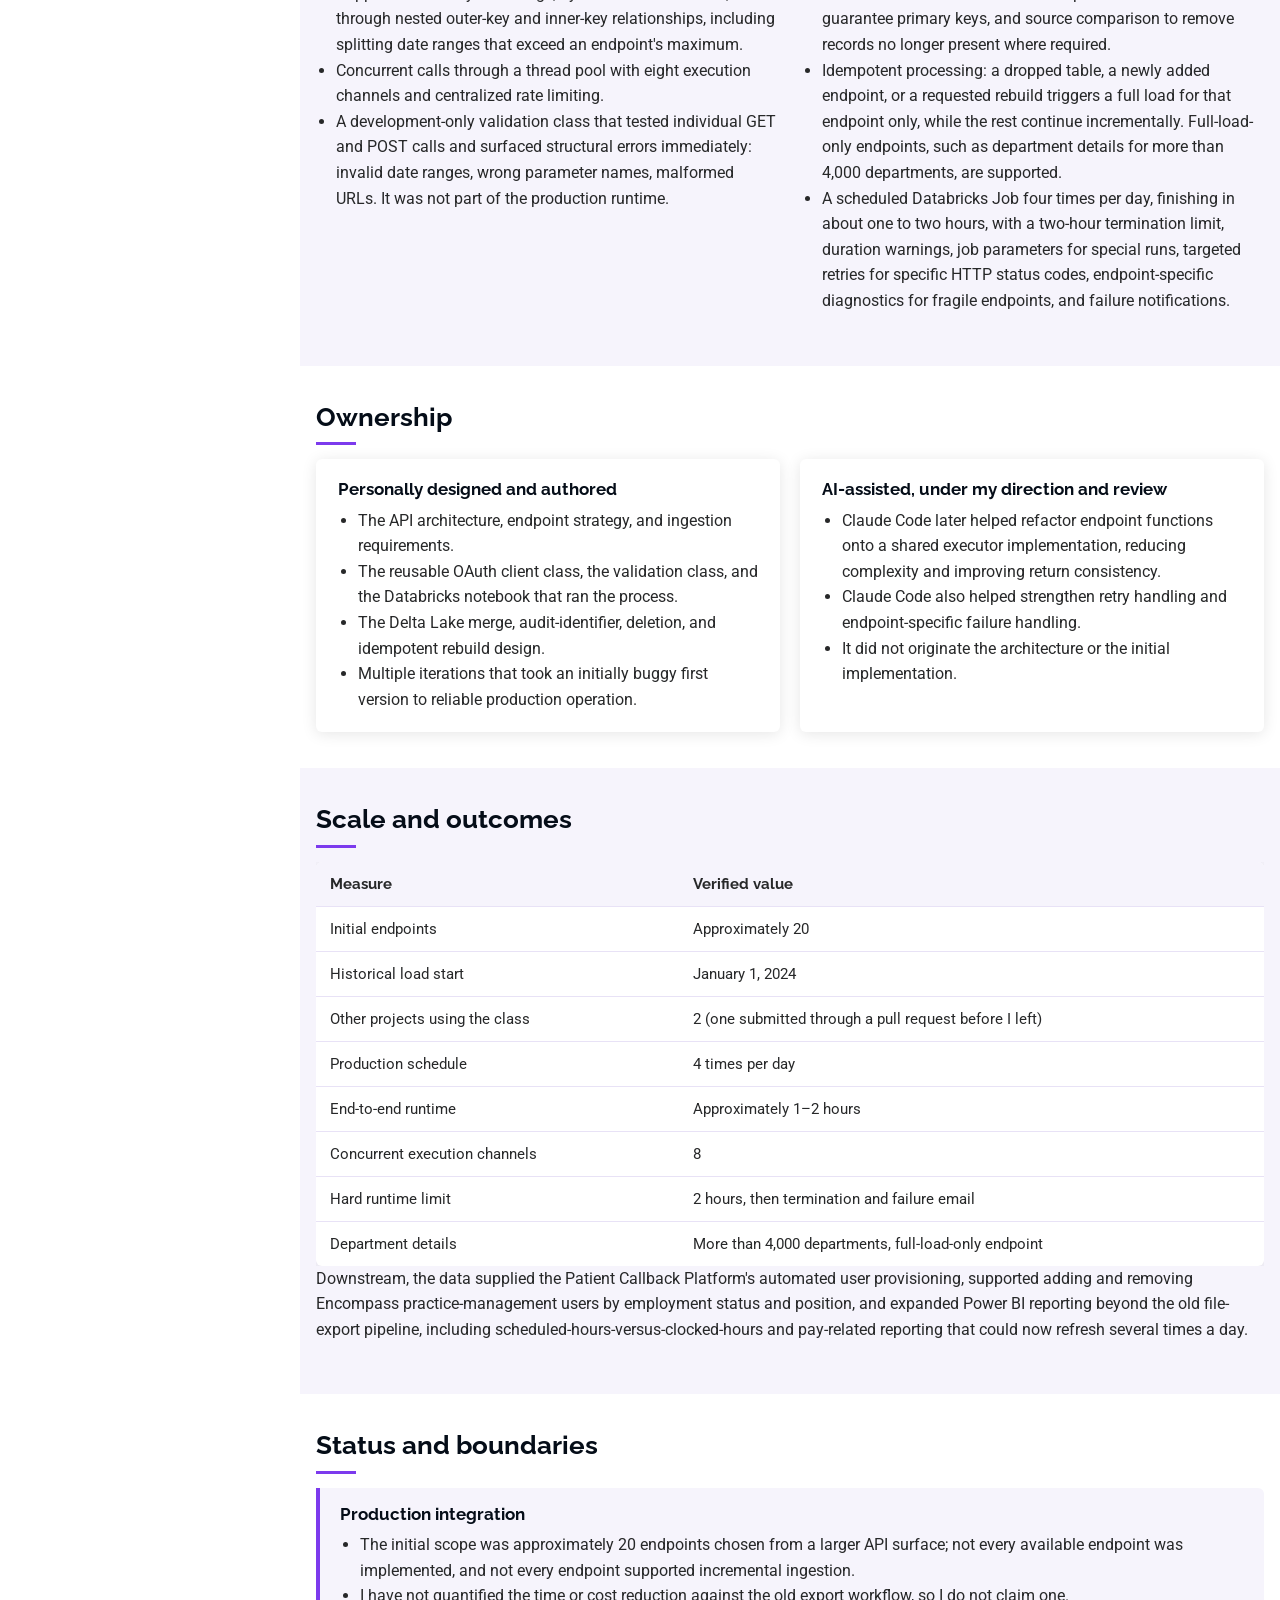
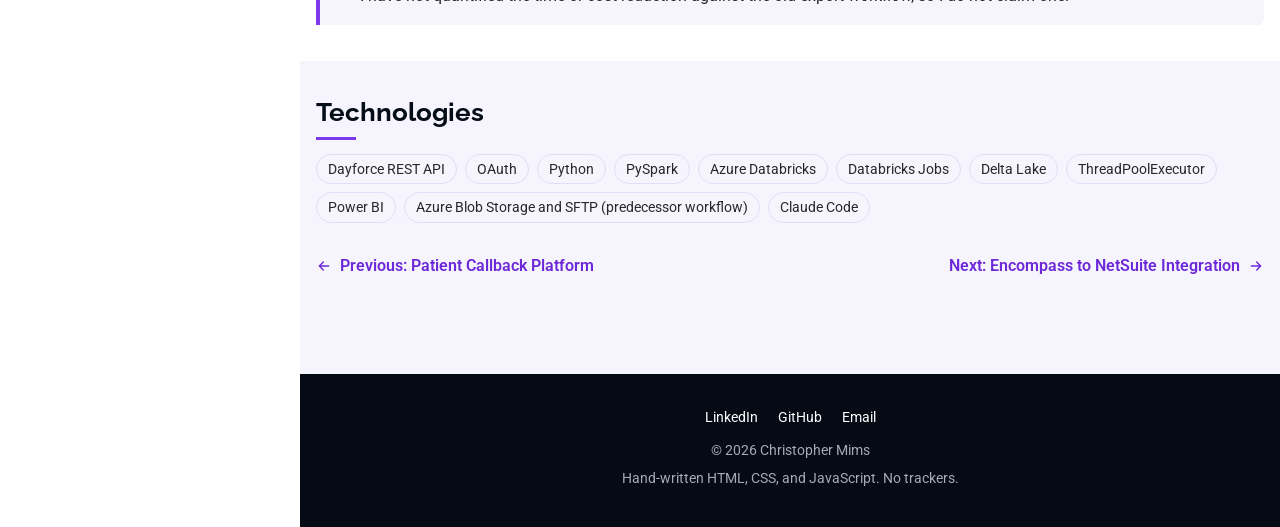
<file: case-studies/dayforce-api-integration.html>
<!DOCTYPE html>
<html lang="en">
<head>
  <meta charset="utf-8">
  <meta name="viewport" content="width=device-width, initial-scale=1">
  <title>Dayforce API Integration | Christopher Mims</title>
  <meta name="description" content="Case study: a reusable OAuth-authenticated Dayforce API ingestion framework on Azure Databricks with eight rate-limited channels, schema evolution, idempotent Delta Lake loads, and four daily runs.">
  <link rel="canonical" href="https://data-chris24.github.io/case-studies/dayforce-api-integration.html">
  <meta name="theme-color" content="#040b14">
  <meta property="og:type" content="article">
  <meta property="og:title" content="Dayforce API Integration | Christopher Mims">
  <meta property="og:description" content="Production ingestion framework: ~20 endpoints, 8 concurrent channels, 4 runs per day, reused by two other projects.">
  <meta property="og:url" content="https://data-chris24.github.io/case-studies/dayforce-api-integration.html">
  <meta property="og:image" content="https://data-chris24.github.io/assets/img/og-image.png">
  <meta name="twitter:card" content="summary_large_image">
  <link rel="icon" href="../assets/img/favicon.svg" type="image/svg+xml">
  <link rel="icon" href="../assets/img/favicon-32.png" sizes="32x32" type="image/png">
  <link rel="apple-touch-icon" href="../assets/img/favicon-180.png">
  <link rel="preconnect" href="https://fonts.googleapis.com">
  <link rel="preconnect" href="https://fonts.gstatic.com" crossorigin>
  <link href="https://fonts.googleapis.com/css2?family=Raleway:wght@400;500;600;700&family=Roboto:wght@400;700&display=swap" rel="stylesheet">
  <link rel="stylesheet" href="../assets/css/style.css">
</head>
<body class="cs">
<a class="skip" href="#main">Skip to content</a>

<svg xmlns="http://www.w3.org/2000/svg" style="display:none" aria-hidden="true">
  <symbol id="i-menu" viewBox="0 0 24 24"><path d="M3 6h18M3 12h18M3 18h18"/></symbol>
  <symbol id="i-close" viewBox="0 0 24 24"><path d="M6 6l12 12M18 6L6 18"/></symbol>
  <symbol id="i-home" viewBox="0 0 24 24"><path d="M3 11l9-8 9 8v9a1 1 0 0 1-1 1h-5v-6H9v6H4a1 1 0 0 1-1-1z"/></symbol>
  <symbol id="i-user" viewBox="0 0 24 24"><circle cx="12" cy="8" r="4"/><path d="M4 21c0-4 3.6-6 8-6s8 2 8 6"/></symbol>
  <symbol id="i-code" viewBox="0 0 24 24"><path d="M8 7l-5 5 5 5M16 7l5 5-5 5M14 4l-4 16"/></symbol>
  <symbol id="i-doc" viewBox="0 0 24 24"><path d="M6 2h8l5 5v15H6zM14 2v5h5M9 13h6M9 17h6"/></symbol>
  <symbol id="i-grid" viewBox="0 0 24 24"><rect x="3" y="3" width="7" height="7" rx="1"/><rect x="14" y="3" width="7" height="7" rx="1"/><rect x="3" y="14" width="7" height="7" rx="1"/><rect x="14" y="14" width="7" height="7" rx="1"/></symbol>
  <symbol id="i-quote" viewBox="0 0 24 24"><path d="M5 15h4v-4H6a3 3 0 0 1 3-3V6a5 5 0 0 0-5 5zM14 15h4v-4h-3a3 3 0 0 1 3-3V6a5 5 0 0 0-5 5z"/></symbol>
  <symbol id="i-arrow-right" viewBox="0 0 24 24"><path d="M5 12h14M13 6l6 6-6 6"/></symbol>
  <symbol id="i-arrow-left" viewBox="0 0 24 24"><path d="M19 12H5M11 6l-6 6 6 6"/></symbol>
  <symbol id="i-mail" viewBox="0 0 24 24"><rect x="3" y="5" width="18" height="14" rx="2"/><path d="M3 7l9 6 9-6"/></symbol>
  <symbol id="i-github" viewBox="0 0 16 16"><path d="M8 0C3.58 0 0 3.58 0 8c0 3.54 2.29 6.53 5.47 7.59.4.07.55-.17.55-.38 0-.19-.01-.82-.01-1.49-2.01.37-2.53-.49-2.69-.94-.09-.23-.48-.94-.82-1.13-.28-.15-.68-.52-.01-.53.63-.01 1.08.58 1.23.82.72 1.21 1.87.87 2.33.66.07-.52.28-.87.51-1.07-1.78-.2-3.64-.89-3.64-3.95 0-.87.31-1.59.82-2.15-.08-.2-.36-1.02.08-2.12 0 0 .67-.21 2.2.82.64-.18 1.32-.27 2-.27.68 0 1.36.09 2 .27 1.53-1.04 2.2-.82 2.2-.82.44 1.1.16 1.92.08 2.12.51.56.82 1.27.82 2.15 0 3.07-1.87 3.75-3.65 3.95.29.25.54.73.54 1.48 0 1.07-.01 1.93-.01 2.2 0 .21.15.46.55.38A8.012 8.012 0 0 0 16 8c0-4.42-3.58-8-8-8z"/></symbol>
  <symbol id="i-linkedin" viewBox="0 0 16 16"><path d="M0 1.146C0 .513.526 0 1.175 0h13.65C15.474 0 16 .513 16 1.146v13.708c0 .633-.526 1.146-1.175 1.146H1.175C.526 16 0 15.487 0 14.854V1.146zm4.943 12.248V6.169H2.542v7.225h2.401zm-1.2-8.212c.837 0 1.358-.554 1.358-1.248-.015-.709-.52-1.248-1.342-1.248-.822 0-1.359.54-1.359 1.248 0 .694.521 1.248 1.327 1.248h.016zm4.908 8.212V9.359c0-.216.016-.432.08-.586.173-.431.568-.878 1.232-.878.869 0 1.216.662 1.216 1.634v3.865h2.401V9.25c0-2.22-1.184-3.252-2.764-3.252-1.274 0-1.845.7-2.165 1.193v.025h-.016a5.54 5.54 0 0 1 .016-.025V6.169h-2.4c.03.678 0 7.225 0 7.225h2.4z"/></symbol>
</svg>

<button class="nav-toggle" aria-controls="sidebar" aria-expanded="false" aria-label="Open menu">
  <svg class="icon icon--open"><use href="#i-menu"/></svg>
  <svg class="icon icon--close"><use href="#i-close"/></svg>
</button>

<header id="sidebar" class="sidebar">
  <div class="logo"><a href="../index.html"><img src="../assets/img/logo.svg" alt="DataChris24 astronaut logo" width="120" height="120"></a></div>
  <p class="name">Chris Mims</p>
  <p class="pronouns">He/Him</p>
  <ul class="social">
    <li><a href="https://www.linkedin.com/in/datachris24m/" aria-label="LinkedIn profile"><svg class="icon icon--fill"><use href="#i-linkedin"/></svg></a></li>
    <li><a href="https://github.com/Data-Chris24" aria-label="GitHub profile"><svg class="icon icon--fill"><use href="#i-github"/></svg></a></li>
    <li><a href="mailto:datachris24@gmail.com" aria-label="Email Chris"><svg class="icon"><use href="#i-mail"/></svg></a></li>
  </ul>
  <nav aria-label="Primary">
    <ul>
      <li><a href="../index.html"><svg class="icon"><use href="#i-home"/></svg>Home</a></li>
      <li><a href="../index.html#about"><svg class="icon"><use href="#i-user"/></svg>About</a></li>
      <li><a href="../index.html#skills"><svg class="icon"><use href="#i-code"/></svg>Skills</a></li>
      <li><a href="../index.html#resume"><svg class="icon"><use href="#i-doc"/></svg>Resume</a></li>
      <li><a href="../index.html#case-studies" class="active" aria-current="true"><svg class="icon"><use href="#i-grid"/></svg>Case Studies</a></li>
      <li><a href="../index.html#testimonials"><svg class="icon"><use href="#i-quote"/></svg>Testimonials</a></li>
    </ul>
  </nav>
</header>

<main id="main">
  <div class="page-title">
    <div class="container">
      <nav class="breadcrumbs" aria-label="Breadcrumb">
        <ol><li><a href="../index.html">Home</a></li><li><a href="../index.html#case-studies">Case studies</a></li><li>Dayforce API Integration</li></ol>
      </nav>
      <span class="badge badge--production">Production</span>
      <h1>Dayforce API Integration</h1>
      <p class="meta">Keplr Vision · March 2025 to July 2026</p>
    </div>
  </div>

  <section>
    <div class="container">
      <h2>Summary</h2>
      <p class="summary">I designed and owned a production Dayforce-to-Databricks integration that replaced a constrained custom-report, CSV, SFTP, and Azure Blob Storage workflow with reusable OAuth-authenticated API ingestion. The framework initially supported approximately 20 endpoints, handled complex endpoint parameter and key patterns, loaded history back to January 1, 2024, and enabled endpoint-specific full rebuilds alongside incremental processing. Its data later supported automated user provisioning and expanded workforce reporting in Power BI.</p>
      <p>This was the first Keplr Vision project for which I had full ownership. I learned the Dayforce API structure, authentication model, endpoint requirements, and UI configuration from the Dayforce Developer Network documentation, gathered the business requirements for which data to extract, and designed both the reusable API class and the Databricks notebook that used it.</p>
    </div>
  </section>

  <section class="light">
    <div class="container">
      <h2>Context and problem</h2>
      <p>Workforce data was retrieved through custom reports built in the Dayforce UI, exported as CSV files, transferred through an SFTP client, and stored in Azure Blob Storage. Adding a column meant one of the few employees familiar with the report configuration had to modify it, and every new data request meant another report, export, and downstream pipeline.</p>
      <p>The API integration removed that dependency and made new endpoints easy to add. Incremental processing also made it practical to refresh several times a day when the business wanted more frequent reporting.</p>
    </div>
  </section>

  <section>
    <div class="container">
      <h2>Architecture</h2>
      <div class="diagram">
        <svg viewBox="0 0 1080 300" role="img" aria-labelledby="d-title d-desc">
          <title id="d-title">Dayforce API integration architecture</title>
          <desc id="d-desc">A reusable OAuth client calls roughly twenty Dayforce REST endpoints over eight rate-limited concurrent channels. PySpark merges the results into Delta Lake with schema evolution and hash-based audit identifiers. A scheduled Databricks Job runs the process four times a day under a two-hour limit with failure email. Downstream, the data feeds Patient Callback provisioning, Encompass user provisioning, and Power BI workforce reporting.</desc>
          <defs><marker id="arrowhead" markerWidth="8" markerHeight="8" refX="7" refY="4" orient="auto"><path d="M0 0L8 4 0 8z" fill="#5c6672"/></marker></defs>
          <g>
            <rect class="box-soft" x="15" y="40" width="190" height="80" rx="8"/>
            <text class="label" x="110" y="76" text-anchor="middle"><tspan x="110">Dayforce REST API</tspan><tspan x="110" dy="17">~20 endpoints</tspan></text>
            <rect class="box" x="230" y="40" width="190" height="80" rx="8"/>
            <text class="label" x="325" y="68" text-anchor="middle"><tspan x="325">Reusable OAuth client</tspan><tspan x="325" dy="17">8 concurrent channels,</tspan><tspan x="325" dy="17">central rate limiting</tspan></text>
            <rect class="box" x="445" y="40" width="190" height="80" rx="8"/>
            <text class="label" x="540" y="68" text-anchor="middle"><tspan x="540">PySpark merge into</tspan><tspan x="540" dy="17">Delta Lake: schema</tspan><tspan x="540" dy="17">evolution, hash audit IDs</tspan></text>
            <rect class="box-dark" x="660" y="40" width="190" height="80" rx="8"/>
            <text class="label-light" x="755" y="68" text-anchor="middle"><tspan x="755">Delta Lake tables</tspan><tspan x="755" dy="17">incremental, with</tspan><tspan x="755" dy="17">endpoint-level rebuilds</tspan></text>
            <rect class="box-soft" x="875" y="20" width="190" height="56" rx="8"/>
            <text class="label" x="970" y="44" text-anchor="middle"><tspan x="970">Patient Callback</tspan><tspan x="970" dy="17">user provisioning</tspan></text>
            <rect class="box-soft" x="875" y="102" width="190" height="56" rx="8"/>
            <text class="label" x="970" y="126" text-anchor="middle"><tspan x="970">Encompass user</tspan><tspan x="970" dy="17">provisioning</tspan></text>
            <rect class="box-soft" x="875" y="184" width="190" height="56" rx="8"/>
            <text class="label" x="970" y="208" text-anchor="middle"><tspan x="970">Power BI workforce</tspan><tspan x="970" dy="17">reporting</tspan></text>
            <rect class="box-soft" x="230" y="190" width="405" height="70" rx="8" stroke-dasharray="6 4"/>
            <text class="label" x="432" y="212" text-anchor="middle"><tspan x="432">Scheduled Databricks Job: 4 runs per day</tspan><tspan x="432" dy="17">~1–2 h end to end, 2 h hard limit, duration warnings,</tspan><tspan x="432" dy="17">targeted retries, failure email</tspan></text>
          </g>
          <g class="arrow">
            <path d="M205 80H228"/><path d="M420 80H443"/><path d="M635 80H658"/>
            <path d="M850 70L873 48"/><path d="M850 90L873 120"/><path d="M850 110L873 206"/>
          </g>
        </svg>
      </div>
    </div>
  </section>

  <section class="light">
    <div class="container">
      <h2>What I built</h2>
      <div class="two-col">
        <div>
          <h3>API framework</h3>
          <ul>
            <li>A reusable custom class for OAuth-authorized Dayforce connections, with endpoint functions designed so new endpoints can be added without rebuilding the connection framework.</li>
            <li>Support for calls by date range, by cross-reference code, and through nested outer-key and inner-key relationships, including splitting date ranges that exceed an endpoint's maximum.</li>
            <li>Concurrent calls through a thread pool with eight execution channels and centralized rate limiting.</li>
            <li>A development-only validation class that tested individual GET and POST calls and surfaced structural errors immediately: invalid date ranges, wrong parameter names, malformed URLs. It was not part of the production runtime.</li>
          </ul>
        </div>
        <div>
          <h3>Databricks ingestion and operations</h3>
          <ul>
            <li>Delta tables with history back to January 1, 2024, merge behavior that tolerates schema evolution as Dayforce adds columns, and handling for all-null fields that PySpark would otherwise infer as void columns.</li>
            <li>Hash-based audit identifiers for endpoints whose views do not guarantee primary keys, and source comparison to remove records no longer present where required.</li>
            <li>Idempotent processing: a dropped table, a newly added endpoint, or a requested rebuild triggers a full load for that endpoint only, while the rest continue incrementally. Full-load-only endpoints, such as department details for more than 4,000 departments, are supported.</li>
            <li>A scheduled Databricks Job four times per day, finishing in about one to two hours, with a two-hour termination limit, duration warnings, job parameters for special runs, targeted retries for specific HTTP status codes, endpoint-specific diagnostics for fragile endpoints, and failure notifications.</li>
          </ul>
        </div>
      </div>
    </div>
  </section>

  <section>
    <div class="container">
      <h2>Ownership</h2>
      <div class="ownership">
        <div class="box">
          <h3>Personally designed and authored</h3>
          <ul>
            <li>The API architecture, endpoint strategy, and ingestion requirements.</li>
            <li>The reusable OAuth client class, the validation class, and the Databricks notebook that ran the process.</li>
            <li>The Delta Lake merge, audit-identifier, deletion, and idempotent rebuild design.</li>
            <li>Multiple iterations that took an initially buggy first version to reliable production operation.</li>
          </ul>
        </div>
        <div class="box">
          <h3>AI-assisted, under my direction and review</h3>
          <ul>
            <li>Claude Code later helped refactor endpoint functions onto a shared executor implementation, reducing complexity and improving return consistency.</li>
            <li>Claude Code also helped strengthen retry handling and endpoint-specific failure handling.</li>
            <li>It did not originate the architecture or the initial implementation.</li>
          </ul>
        </div>
      </div>
    </div>
  </section>

  <section class="light">
    <div class="container">
      <h2>Scale and outcomes</h2>
      <div class="table-wrap">
        <table>
          <thead><tr><th scope="col">Measure</th><th scope="col">Verified value</th></tr></thead>
          <tbody>
            <tr><td>Initial endpoints</td><td>Approximately 20</td></tr>
            <tr><td>Historical load start</td><td>January 1, 2024</td></tr>
            <tr><td>Other projects using the class</td><td>2 (one submitted through a pull request before I left)</td></tr>
            <tr><td>Production schedule</td><td>4 times per day</td></tr>
            <tr><td>End-to-end runtime</td><td>Approximately 1–2 hours</td></tr>
            <tr><td>Concurrent execution channels</td><td>8</td></tr>
            <tr><td>Hard runtime limit</td><td>2 hours, then termination and failure email</td></tr>
            <tr><td>Department details</td><td>More than 4,000 departments, full-load-only endpoint</td></tr>
          </tbody>
        </table>
      </div>
      <p>Downstream, the data supplied the Patient Callback Platform's automated user provisioning, supported adding and removing Encompass practice-management users by employment status and position, and expanded Power BI reporting beyond the old file-export pipeline, including scheduled-hours-versus-clocked-hours and pay-related reporting that could now refresh several times a day.</p>
    </div>
  </section>

  <section>
    <div class="container">
      <h2>Status and boundaries</h2>
      <div class="callout">
        <h3>Production integration</h3>
        <ul>
          <li>The initial scope was approximately 20 endpoints chosen from a larger API surface; not every available endpoint was implemented, and not every endpoint supported incremental ingestion.</li>
          <li>I have not quantified the time or cost reduction against the old export workflow, so I do not claim one.</li>
        </ul>
      </div>
    </div>
  </section>

  <section class="light">
    <div class="container">
      <h2>Technologies</h2>
      <ul class="chips">
        <li>Dayforce REST API</li><li>OAuth</li><li>Python</li><li>PySpark</li><li>Azure Databricks</li><li>Databricks Jobs</li><li>Delta Lake</li><li>ThreadPoolExecutor</li><li>Power BI</li><li>Azure Blob Storage and SFTP (predecessor workflow)</li><li>Claude Code</li>
      </ul>
      <nav class="pager" aria-label="Case study navigation">
        <a href="patient-callback-platform.html"><svg class="icon"><use href="#i-arrow-left"/></svg> Previous: Patient Callback Platform</a>
        <a href="encompass-netsuite-integration.html">Next: Encompass to NetSuite Integration <svg class="icon"><use href="#i-arrow-right"/></svg></a>
      </nav>
    </div>
  </section>
</main>

<footer class="site-footer">
  <div class="links">
    <a href="https://www.linkedin.com/in/datachris24m/">LinkedIn</a>
    <a href="https://github.com/Data-Chris24">GitHub</a>
    <a href="mailto:datachris24@gmail.com">Email</a>
  </div>
  <p>&copy; <span id="year">2026</span> Christopher Mims</p>
  <p>Hand-written HTML, CSS, and JavaScript. No trackers.</p>
</footer>

<script src="../assets/js/main.js" defer></script>
</body>
</html>
</file>
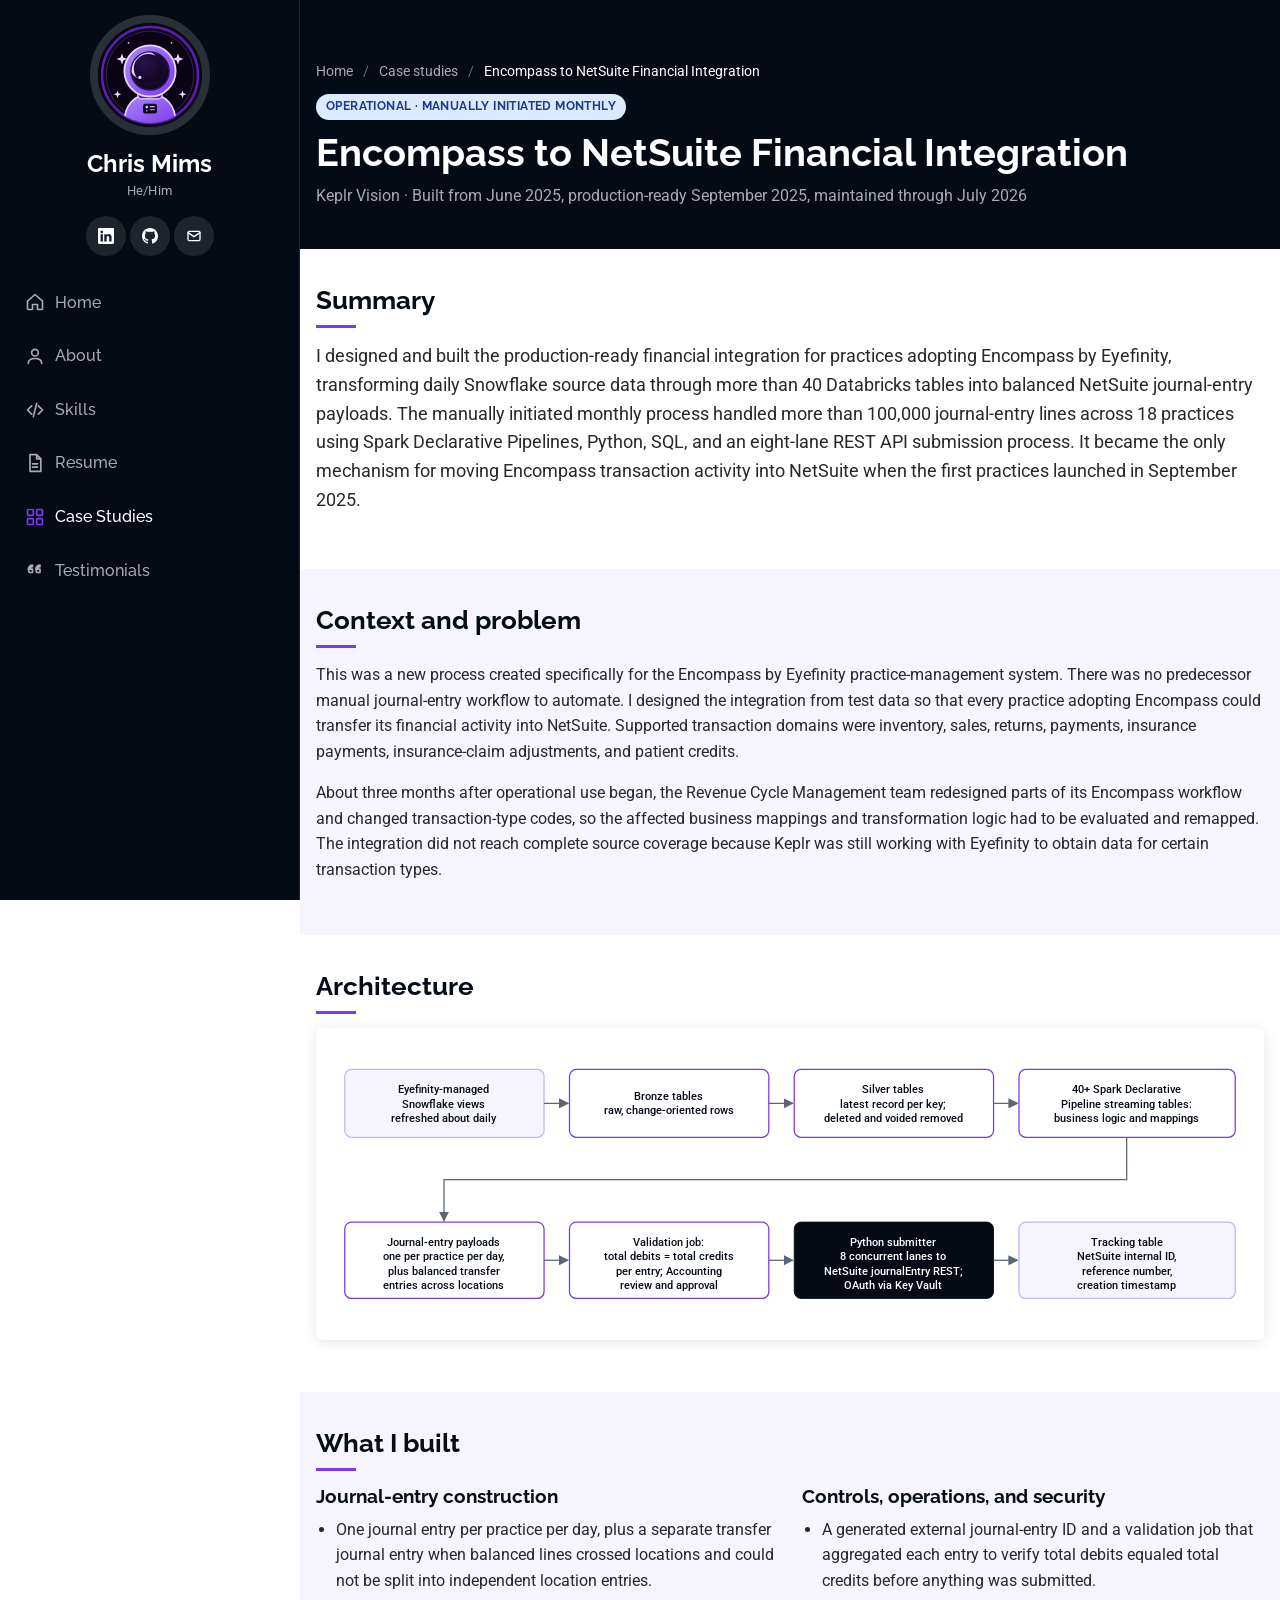
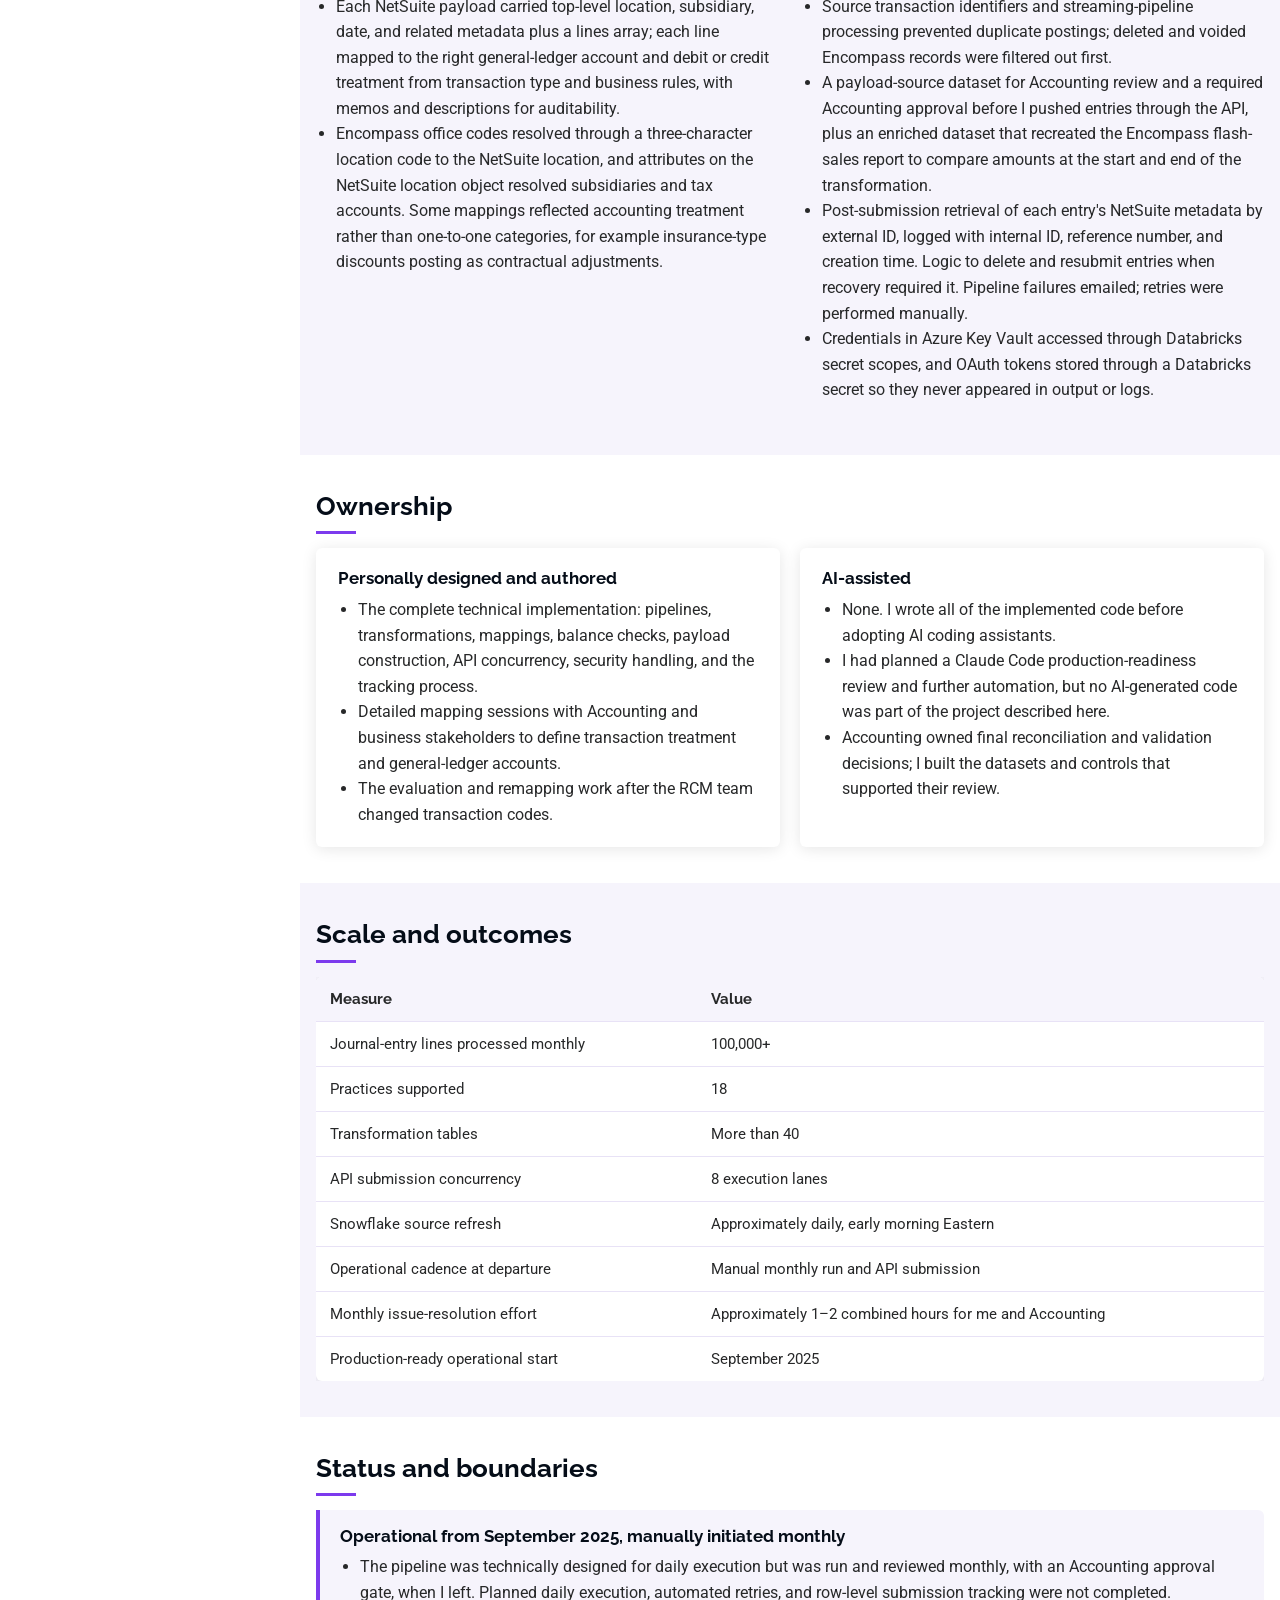
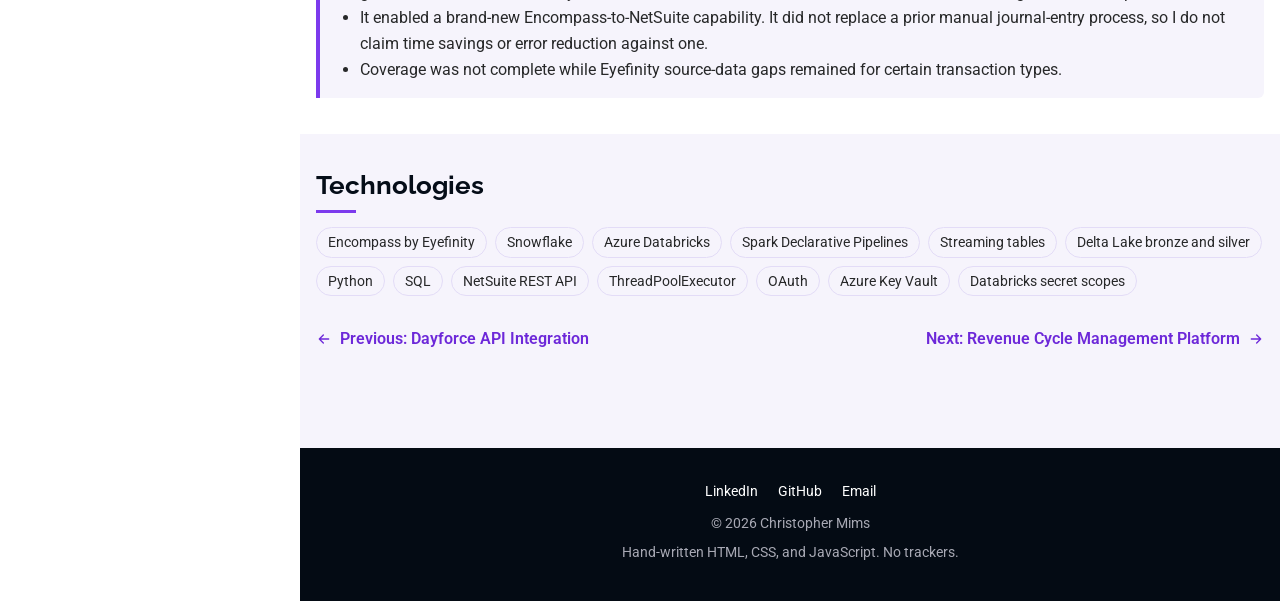
<file: case-studies/encompass-netsuite-integration.html>
<!DOCTYPE html>
<html lang="en">
<head>
  <meta charset="utf-8">
  <meta name="viewport" content="width=device-width, initial-scale=1">
  <title>Encompass to NetSuite Financial Integration | Christopher Mims</title>
  <meta name="description" content="Case study: the Encompass by Eyefinity to NetSuite journal-entry integration, built from Snowflake source data through Databricks Spark Declarative Pipelines into 100,000+ balanced journal-entry lines per month for 18 practices.">
  <link rel="canonical" href="https://data-chris24.github.io/case-studies/encompass-netsuite-integration.html">
  <meta name="theme-color" content="#040b14">
  <meta property="og:type" content="article">
  <meta property="og:title" content="Encompass to NetSuite Financial Integration | Christopher Mims">
  <meta property="og:description" content="100,000+ balanced journal-entry lines per month across 18 practices, from Snowflake through 40+ Databricks tables to NetSuite's REST API.">
  <meta property="og:url" content="https://data-chris24.github.io/case-studies/encompass-netsuite-integration.html">
  <meta property="og:image" content="https://data-chris24.github.io/assets/img/og-image.png">
  <meta name="twitter:card" content="summary_large_image">
  <link rel="icon" href="../assets/img/favicon.svg" type="image/svg+xml">
  <link rel="icon" href="../assets/img/favicon-32.png" sizes="32x32" type="image/png">
  <link rel="apple-touch-icon" href="../assets/img/favicon-180.png">
  <link rel="preconnect" href="https://fonts.googleapis.com">
  <link rel="preconnect" href="https://fonts.gstatic.com" crossorigin>
  <link href="https://fonts.googleapis.com/css2?family=Raleway:wght@400;500;600;700&family=Roboto:wght@400;700&display=swap" rel="stylesheet">
  <link rel="stylesheet" href="../assets/css/style.css">
</head>
<body class="cs">
<a class="skip" href="#main">Skip to content</a>

<svg xmlns="http://www.w3.org/2000/svg" style="display:none" aria-hidden="true">
  <symbol id="i-menu" viewBox="0 0 24 24"><path d="M3 6h18M3 12h18M3 18h18"/></symbol>
  <symbol id="i-close" viewBox="0 0 24 24"><path d="M6 6l12 12M18 6L6 18"/></symbol>
  <symbol id="i-home" viewBox="0 0 24 24"><path d="M3 11l9-8 9 8v9a1 1 0 0 1-1 1h-5v-6H9v6H4a1 1 0 0 1-1-1z"/></symbol>
  <symbol id="i-user" viewBox="0 0 24 24"><circle cx="12" cy="8" r="4"/><path d="M4 21c0-4 3.6-6 8-6s8 2 8 6"/></symbol>
  <symbol id="i-code" viewBox="0 0 24 24"><path d="M8 7l-5 5 5 5M16 7l5 5-5 5M14 4l-4 16"/></symbol>
  <symbol id="i-doc" viewBox="0 0 24 24"><path d="M6 2h8l5 5v15H6zM14 2v5h5M9 13h6M9 17h6"/></symbol>
  <symbol id="i-grid" viewBox="0 0 24 24"><rect x="3" y="3" width="7" height="7" rx="1"/><rect x="14" y="3" width="7" height="7" rx="1"/><rect x="3" y="14" width="7" height="7" rx="1"/><rect x="14" y="14" width="7" height="7" rx="1"/></symbol>
  <symbol id="i-quote" viewBox="0 0 24 24"><path d="M5 15h4v-4H6a3 3 0 0 1 3-3V6a5 5 0 0 0-5 5zM14 15h4v-4h-3a3 3 0 0 1 3-3V6a5 5 0 0 0-5 5z"/></symbol>
  <symbol id="i-arrow-right" viewBox="0 0 24 24"><path d="M5 12h14M13 6l6 6-6 6"/></symbol>
  <symbol id="i-arrow-left" viewBox="0 0 24 24"><path d="M19 12H5M11 6l-6 6 6 6"/></symbol>
  <symbol id="i-mail" viewBox="0 0 24 24"><rect x="3" y="5" width="18" height="14" rx="2"/><path d="M3 7l9 6 9-6"/></symbol>
  <symbol id="i-github" viewBox="0 0 16 16"><path d="M8 0C3.58 0 0 3.58 0 8c0 3.54 2.29 6.53 5.47 7.59.4.07.55-.17.55-.38 0-.19-.01-.82-.01-1.49-2.01.37-2.53-.49-2.69-.94-.09-.23-.48-.94-.82-1.13-.28-.15-.68-.52-.01-.53.63-.01 1.08.58 1.23.82.72 1.21 1.87.87 2.33.66.07-.52.28-.87.51-1.07-1.78-.2-3.64-.89-3.64-3.95 0-.87.31-1.59.82-2.15-.08-.2-.36-1.02.08-2.12 0 0 .67-.21 2.2.82.64-.18 1.32-.27 2-.27.68 0 1.36.09 2 .27 1.53-1.04 2.2-.82 2.2-.82.44 1.1.16 1.92.08 2.12.51.56.82 1.27.82 2.15 0 3.07-1.87 3.75-3.65 3.95.29.25.54.73.54 1.48 0 1.07-.01 1.93-.01 2.2 0 .21.15.46.55.38A8.012 8.012 0 0 0 16 8c0-4.42-3.58-8-8-8z"/></symbol>
  <symbol id="i-linkedin" viewBox="0 0 16 16"><path d="M0 1.146C0 .513.526 0 1.175 0h13.65C15.474 0 16 .513 16 1.146v13.708c0 .633-.526 1.146-1.175 1.146H1.175C.526 16 0 15.487 0 14.854V1.146zm4.943 12.248V6.169H2.542v7.225h2.401zm-1.2-8.212c.837 0 1.358-.554 1.358-1.248-.015-.709-.52-1.248-1.342-1.248-.822 0-1.359.54-1.359 1.248 0 .694.521 1.248 1.327 1.248h.016zm4.908 8.212V9.359c0-.216.016-.432.08-.586.173-.431.568-.878 1.232-.878.869 0 1.216.662 1.216 1.634v3.865h2.401V9.25c0-2.22-1.184-3.252-2.764-3.252-1.274 0-1.845.7-2.165 1.193v.025h-.016a5.54 5.54 0 0 1 .016-.025V6.169h-2.4c.03.678 0 7.225 0 7.225h2.4z"/></symbol>
</svg>

<button class="nav-toggle" aria-controls="sidebar" aria-expanded="false" aria-label="Open menu">
  <svg class="icon icon--open"><use href="#i-menu"/></svg>
  <svg class="icon icon--close"><use href="#i-close"/></svg>
</button>

<header id="sidebar" class="sidebar">
  <div class="logo"><a href="../index.html"><img src="../assets/img/logo.svg" alt="DataChris24 astronaut logo" width="120" height="120"></a></div>
  <p class="name">Chris Mims</p>
  <p class="pronouns">He/Him</p>
  <ul class="social">
    <li><a href="https://www.linkedin.com/in/datachris24m/" aria-label="LinkedIn profile"><svg class="icon icon--fill"><use href="#i-linkedin"/></svg></a></li>
    <li><a href="https://github.com/Data-Chris24" aria-label="GitHub profile"><svg class="icon icon--fill"><use href="#i-github"/></svg></a></li>
    <li><a href="mailto:datachris24@gmail.com" aria-label="Email Chris"><svg class="icon"><use href="#i-mail"/></svg></a></li>
  </ul>
  <nav aria-label="Primary">
    <ul>
      <li><a href="../index.html"><svg class="icon"><use href="#i-home"/></svg>Home</a></li>
      <li><a href="../index.html#about"><svg class="icon"><use href="#i-user"/></svg>About</a></li>
      <li><a href="../index.html#skills"><svg class="icon"><use href="#i-code"/></svg>Skills</a></li>
      <li><a href="../index.html#resume"><svg class="icon"><use href="#i-doc"/></svg>Resume</a></li>
      <li><a href="../index.html#case-studies" class="active" aria-current="true"><svg class="icon"><use href="#i-grid"/></svg>Case Studies</a></li>
      <li><a href="../index.html#testimonials"><svg class="icon"><use href="#i-quote"/></svg>Testimonials</a></li>
    </ul>
  </nav>
</header>

<main id="main">
  <div class="page-title">
    <div class="container">
      <nav class="breadcrumbs" aria-label="Breadcrumb">
        <ol><li><a href="../index.html">Home</a></li><li><a href="../index.html#case-studies">Case studies</a></li><li>Encompass to NetSuite Financial Integration</li></ol>
      </nav>
      <span class="badge badge--operational">Operational · manually initiated monthly</span>
      <h1>Encompass to NetSuite Financial Integration</h1>
      <p class="meta">Keplr Vision · Built from June 2025, production-ready September 2025, maintained through July 2026</p>
    </div>
  </div>

  <section>
    <div class="container">
      <h2>Summary</h2>
      <p class="summary">I designed and built the production-ready financial integration for practices adopting Encompass by Eyefinity, transforming daily Snowflake source data through more than 40 Databricks tables into balanced NetSuite journal-entry payloads. The manually initiated monthly process handled more than 100,000 journal-entry lines across 18 practices using Spark Declarative Pipelines, Python, SQL, and an eight-lane REST API submission process. It became the only mechanism for moving Encompass transaction activity into NetSuite when the first practices launched in September 2025.</p>
    </div>
  </section>

  <section class="light">
    <div class="container">
      <h2>Context and problem</h2>
      <p>This was a new process created specifically for the Encompass by Eyefinity practice-management system. There was no predecessor manual journal-entry workflow to automate. I designed the integration from test data so that every practice adopting Encompass could transfer its financial activity into NetSuite. Supported transaction domains were inventory, sales, returns, payments, insurance payments, insurance-claim adjustments, and patient credits.</p>
      <p>About three months after operational use began, the Revenue Cycle Management team redesigned parts of its Encompass workflow and changed transaction-type codes, so the affected business mappings and transformation logic had to be evaluated and remapped. The integration did not reach complete source coverage because Keplr was still working with Eyefinity to obtain data for certain transaction types.</p>
    </div>
  </section>

  <section>
    <div class="container">
      <h2>Architecture</h2>
      <div class="diagram">
        <svg viewBox="0 0 1080 330" role="img" aria-labelledby="d-title d-desc">
          <title id="d-title">Encompass to NetSuite integration architecture</title>
          <desc id="d-desc">Eyefinity-managed Snowflake views refresh daily and land in Databricks bronze tables. Silver tables keep the latest record and drop voided or deleted rows. More than forty Spark Declarative Pipeline tables apply business logic and build journal-entry payloads, one per practice per day plus transfer entries. A validation job checks that debits equal credits and Accounting reviews and approves. An eight-lane Python process submits to NetSuite's journalEntry REST endpoint, and a tracking table records each entry's NetSuite internal ID, reference number, and creation time.</desc>
          <defs><marker id="arrowhead" markerWidth="8" markerHeight="8" refX="7" refY="4" orient="auto"><path d="M0 0L8 4 0 8z" fill="#5c6672"/></marker></defs>
          <g>
            <rect class="box-soft" x="15" y="30" width="235" height="80" rx="8"/>
            <text class="label" x="132" y="58" text-anchor="middle"><tspan x="132">Eyefinity-managed</tspan><tspan x="132" dy="17">Snowflake views</tspan><tspan x="132" dy="17">refreshed about daily</tspan></text>
            <rect class="box" x="280" y="30" width="235" height="80" rx="8"/>
            <text class="label" x="397" y="66" text-anchor="middle"><tspan x="397">Bronze tables</tspan><tspan x="397" dy="17">raw, change-oriented rows</tspan></text>
            <rect class="box" x="545" y="30" width="235" height="80" rx="8"/>
            <text class="label" x="662" y="58" text-anchor="middle"><tspan x="662">Silver tables</tspan><tspan x="662" dy="17">latest record per key;</tspan><tspan x="662" dy="17">deleted and voided removed</tspan></text>
            <rect class="box" x="810" y="30" width="255" height="80" rx="8"/>
            <text class="label" x="937" y="58" text-anchor="middle"><tspan x="937">40+ Spark Declarative</tspan><tspan x="937" dy="17">Pipeline streaming tables:</tspan><tspan x="937" dy="17">business logic and mappings</tspan></text>

            <rect class="box" x="15" y="210" width="235" height="90" rx="8"/>
            <text class="label" x="132" y="238" text-anchor="middle"><tspan x="132">Journal-entry payloads</tspan><tspan x="132" dy="17">one per practice per day,</tspan><tspan x="132" dy="17">plus balanced transfer</tspan><tspan x="132" dy="17">entries across locations</tspan></text>
            <rect class="box" x="280" y="210" width="235" height="90" rx="8"/>
            <text class="label" x="397" y="238" text-anchor="middle"><tspan x="397">Validation job:</tspan><tspan x="397" dy="17">total debits = total credits</tspan><tspan x="397" dy="17">per entry; Accounting</tspan><tspan x="397" dy="17">review and approval</tspan></text>
            <rect class="box-dark" x="545" y="210" width="235" height="90" rx="8"/>
            <text class="label-light" x="662" y="238" text-anchor="middle"><tspan x="662">Python submitter</tspan><tspan x="662" dy="17">8 concurrent lanes to</tspan><tspan x="662" dy="17">NetSuite journalEntry REST;</tspan><tspan x="662" dy="17">OAuth via Key Vault</tspan></text>
            <rect class="box-soft" x="810" y="210" width="255" height="90" rx="8"/>
            <text class="label" x="937" y="238" text-anchor="middle"><tspan x="937">Tracking table</tspan><tspan x="937" dy="17">NetSuite internal ID,</tspan><tspan x="937" dy="17">reference number,</tspan><tspan x="937" dy="17">creation timestamp</tspan></text>
          </g>
          <g class="arrow">
            <path d="M250 70H278"/><path d="M515 70H543"/><path d="M780 70H808"/>
            <path d="M937 110V160H132V208"/>
            <path d="M250 255H278"/><path d="M515 255H543"/><path d="M780 255H808"/>
          </g>
        </svg>
      </div>
    </div>
  </section>

  <section class="light">
    <div class="container">
      <h2>What I built</h2>
      <div class="two-col">
        <div>
          <h3>Journal-entry construction</h3>
          <ul>
            <li>One journal entry per practice per day, plus a separate transfer journal entry when balanced lines crossed locations and could not be split into independent location entries.</li>
            <li>Each NetSuite payload carried top-level location, subsidiary, date, and related metadata plus a lines array; each line mapped to the right general-ledger account and debit or credit treatment from transaction type and business rules, with memos and descriptions for auditability.</li>
            <li>Encompass office codes resolved through a three-character location code to the NetSuite location, and attributes on the NetSuite location object resolved subsidiaries and tax accounts. Some mappings reflected accounting treatment rather than one-to-one categories, for example insurance-type discounts posting as contractual adjustments.</li>
          </ul>
        </div>
        <div>
          <h3>Controls, operations, and security</h3>
          <ul>
            <li>A generated external journal-entry ID and a validation job that aggregated each entry to verify total debits equaled total credits before anything was submitted.</li>
            <li>Source transaction identifiers and streaming-pipeline processing prevented duplicate postings; deleted and voided Encompass records were filtered out first.</li>
            <li>A payload-source dataset for Accounting review and a required Accounting approval before I pushed entries through the API, plus an enriched dataset that recreated the Encompass flash-sales report to compare amounts at the start and end of the transformation.</li>
            <li>Post-submission retrieval of each entry's NetSuite metadata by external ID, logged with internal ID, reference number, and creation time. Logic to delete and resubmit entries when recovery required it. Pipeline failures emailed; retries were performed manually.</li>
            <li>Credentials in Azure Key Vault accessed through Databricks secret scopes, and OAuth tokens stored through a Databricks secret so they never appeared in output or logs.</li>
          </ul>
        </div>
      </div>
    </div>
  </section>

  <section>
    <div class="container">
      <h2>Ownership</h2>
      <div class="ownership">
        <div class="box">
          <h3>Personally designed and authored</h3>
          <ul>
            <li>The complete technical implementation: pipelines, transformations, mappings, balance checks, payload construction, API concurrency, security handling, and the tracking process.</li>
            <li>Detailed mapping sessions with Accounting and business stakeholders to define transaction treatment and general-ledger accounts.</li>
            <li>The evaluation and remapping work after the RCM team changed transaction codes.</li>
          </ul>
        </div>
        <div class="box">
          <h3>AI-assisted</h3>
          <ul>
            <li>None. I wrote all of the implemented code before adopting AI coding assistants.</li>
            <li>I had planned a Claude Code production-readiness review and further automation, but no AI-generated code was part of the project described here.</li>
            <li>Accounting owned final reconciliation and validation decisions; I built the datasets and controls that supported their review.</li>
          </ul>
        </div>
      </div>
    </div>
  </section>

  <section class="light">
    <div class="container">
      <h2>Scale and outcomes</h2>
      <div class="table-wrap">
        <table>
          <thead><tr><th scope="col">Measure</th><th scope="col">Value</th></tr></thead>
          <tbody>
            <tr><td>Journal-entry lines processed monthly</td><td>100,000+</td></tr>
            <tr><td>Practices supported</td><td>18</td></tr>
            <tr><td>Transformation tables</td><td>More than 40</td></tr>
            <tr><td>API submission concurrency</td><td>8 execution lanes</td></tr>
            <tr><td>Snowflake source refresh</td><td>Approximately daily, early morning Eastern</td></tr>
            <tr><td>Operational cadence at departure</td><td>Manual monthly run and API submission</td></tr>
            <tr><td>Monthly issue-resolution effort</td><td>Approximately 1–2 combined hours for me and Accounting</td></tr>
            <tr><td>Production-ready operational start</td><td>September 2025</td></tr>
          </tbody>
        </table>
      </div>
    </div>
  </section>

  <section>
    <div class="container">
      <h2>Status and boundaries</h2>
      <div class="callout">
        <h3>Operational from September 2025, manually initiated monthly</h3>
        <ul>
          <li>The pipeline was technically designed for daily execution but was run and reviewed monthly, with an Accounting approval gate, when I left. Planned daily execution, automated retries, and row-level submission tracking were not completed.</li>
          <li>It enabled a brand-new Encompass-to-NetSuite capability. It did not replace a prior manual journal-entry process, so I do not claim time savings or error reduction against one.</li>
          <li>Coverage was not complete while Eyefinity source-data gaps remained for certain transaction types.</li>
        </ul>
      </div>
    </div>
  </section>

  <section class="light">
    <div class="container">
      <h2>Technologies</h2>
      <ul class="chips">
        <li>Encompass by Eyefinity</li><li>Snowflake</li><li>Azure Databricks</li><li>Spark Declarative Pipelines</li><li>Streaming tables</li><li>Delta Lake bronze and silver</li><li>Python</li><li>SQL</li><li>NetSuite REST API</li><li>ThreadPoolExecutor</li><li>OAuth</li><li>Azure Key Vault</li><li>Databricks secret scopes</li>
      </ul>
      <nav class="pager" aria-label="Case study navigation">
        <a href="dayforce-api-integration.html"><svg class="icon"><use href="#i-arrow-left"/></svg> Previous: Dayforce API Integration</a>
        <a href="revenue-cycle-management-platform.html">Next: Revenue Cycle Management Platform <svg class="icon"><use href="#i-arrow-right"/></svg></a>
      </nav>
    </div>
  </section>
</main>

<footer class="site-footer">
  <div class="links">
    <a href="https://www.linkedin.com/in/datachris24m/">LinkedIn</a>
    <a href="https://github.com/Data-Chris24">GitHub</a>
    <a href="mailto:datachris24@gmail.com">Email</a>
  </div>
  <p>&copy; <span id="year">2026</span> Christopher Mims</p>
  <p>Hand-written HTML, CSS, and JavaScript. No trackers.</p>
</footer>

<script src="../assets/js/main.js" defer></script>
</body>
</html>
</file>
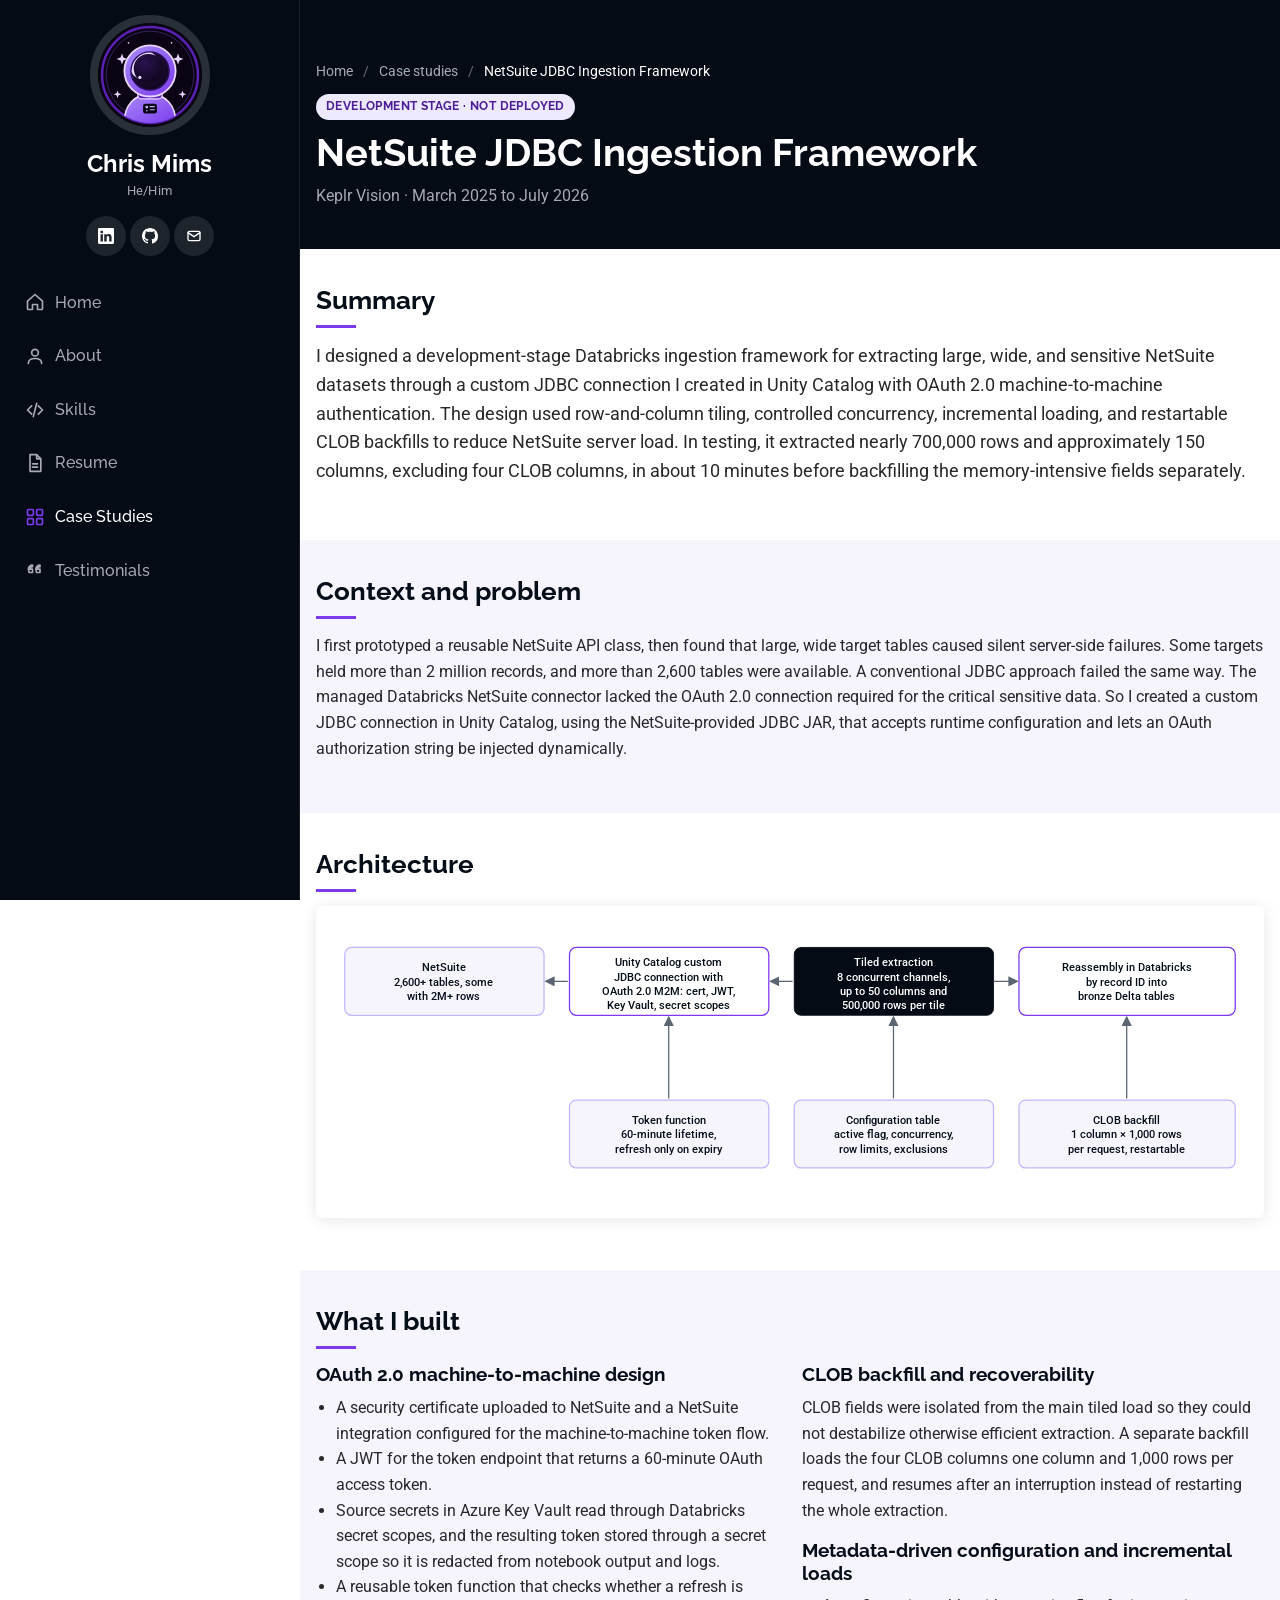
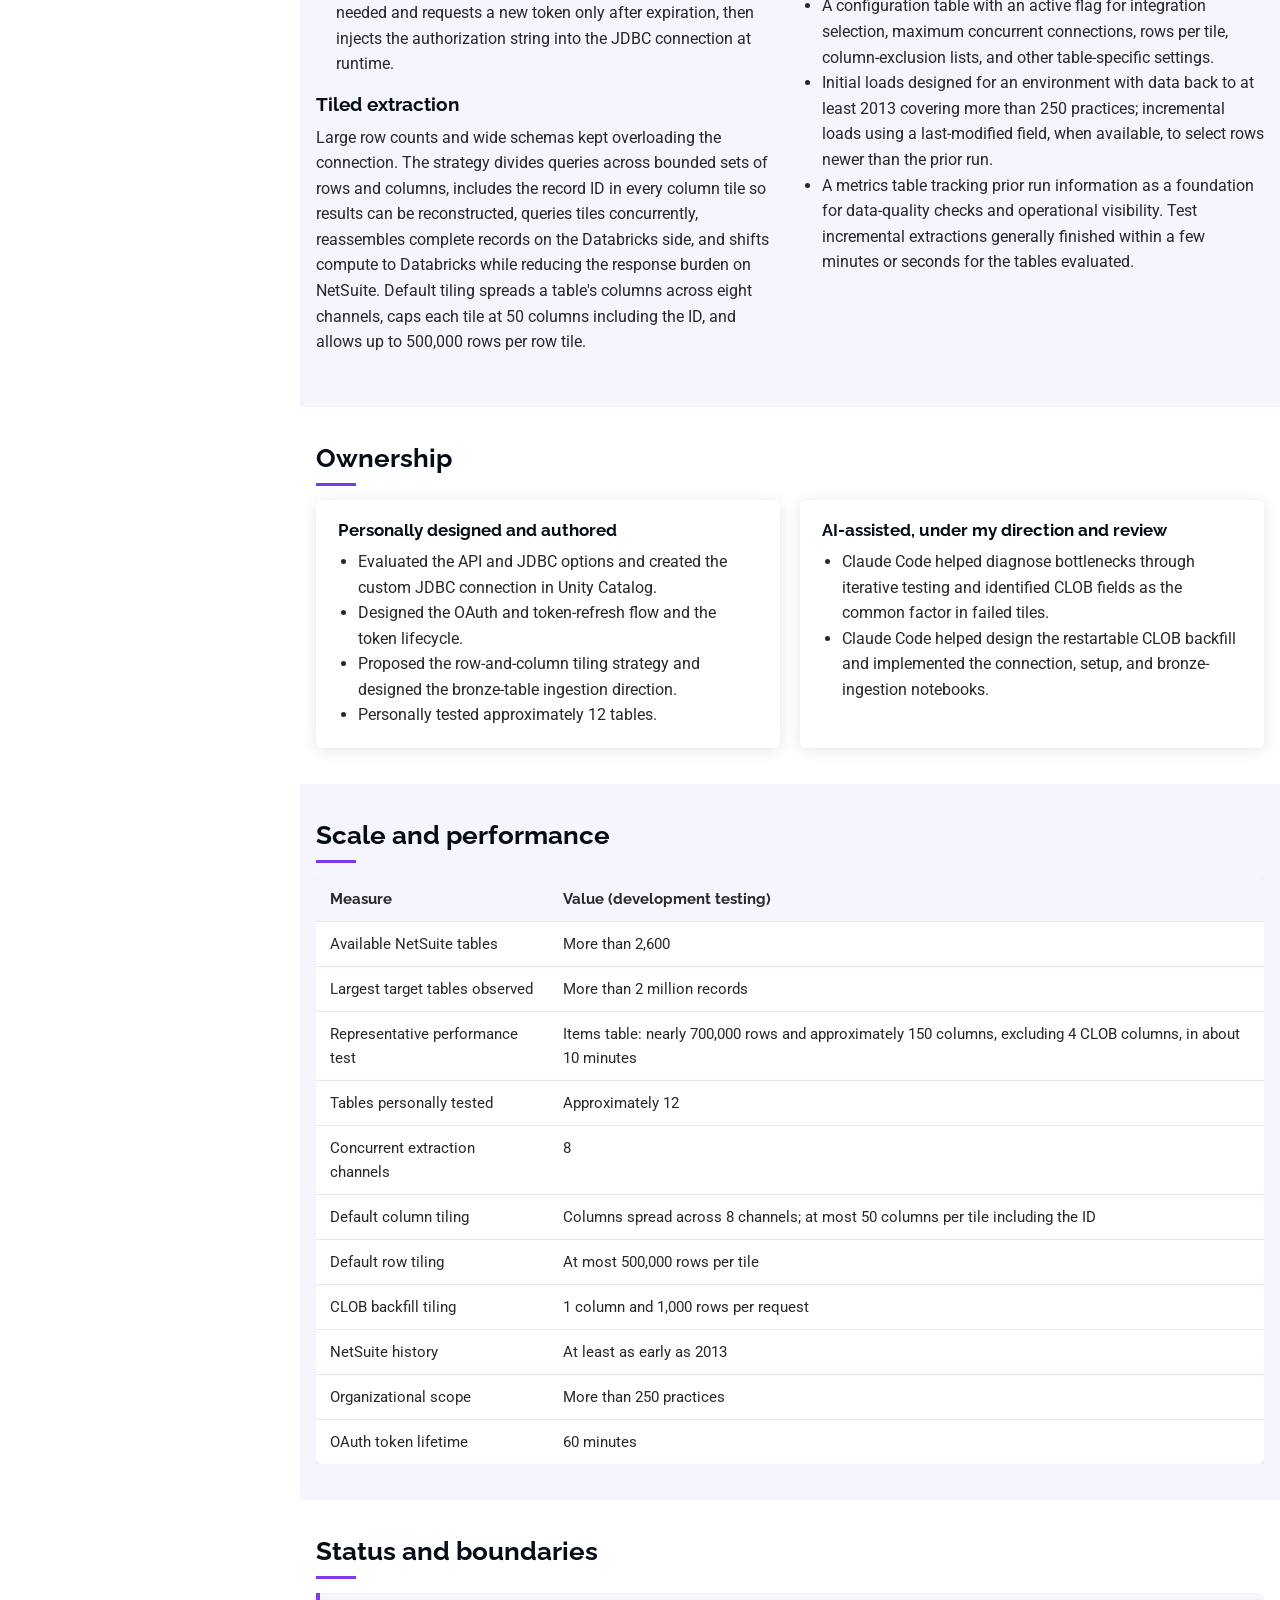
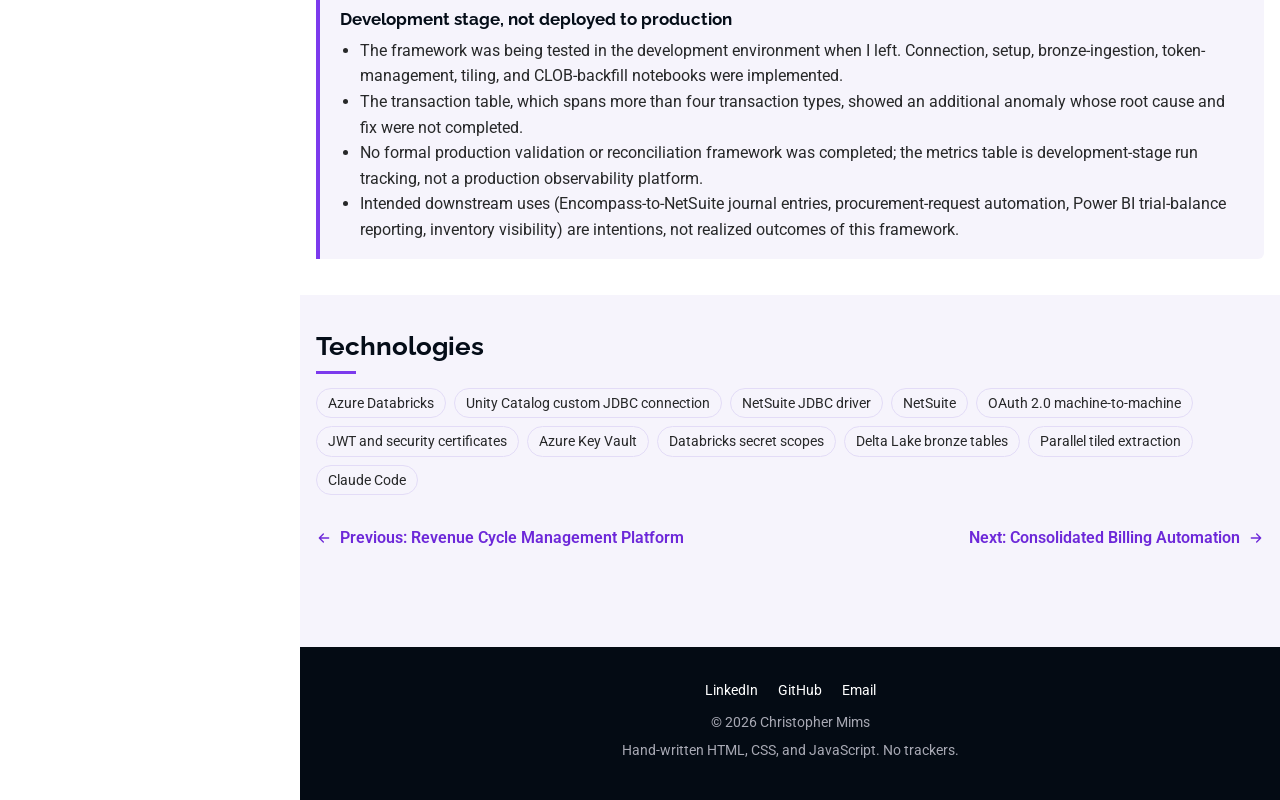
<file: case-studies/netsuite-jdbc-ingestion.html>
<!DOCTYPE html>
<html lang="en">
<head>
  <meta charset="utf-8">
  <meta name="viewport" content="width=device-width, initial-scale=1">
  <title>NetSuite JDBC Ingestion Framework | Christopher Mims</title>
  <meta name="description" content="Case study: a development-stage Databricks ingestion framework for large, wide NetSuite tables using a custom Unity Catalog JDBC connection, certificate-backed OAuth 2.0 machine-to-machine authentication, and tiled concurrent extraction.">
  <link rel="canonical" href="https://data-chris24.github.io/case-studies/netsuite-jdbc-ingestion.html">
  <meta name="theme-color" content="#040b14">
  <meta property="og:type" content="article">
  <meta property="og:title" content="NetSuite JDBC Ingestion Framework | Christopher Mims">
  <meta property="og:description" content="Development-stage framework: nearly 700,000 rows and ~150 columns in about 10 minutes through eight-channel row-and-column tiling.">
  <meta property="og:url" content="https://data-chris24.github.io/case-studies/netsuite-jdbc-ingestion.html">
  <meta property="og:image" content="https://data-chris24.github.io/assets/img/og-image.png">
  <meta name="twitter:card" content="summary_large_image">
  <link rel="icon" href="../assets/img/favicon.svg" type="image/svg+xml">
  <link rel="icon" href="../assets/img/favicon-32.png" sizes="32x32" type="image/png">
  <link rel="apple-touch-icon" href="../assets/img/favicon-180.png">
  <link rel="preconnect" href="https://fonts.googleapis.com">
  <link rel="preconnect" href="https://fonts.gstatic.com" crossorigin>
  <link href="https://fonts.googleapis.com/css2?family=Raleway:wght@400;500;600;700&family=Roboto:wght@400;700&display=swap" rel="stylesheet">
  <link rel="stylesheet" href="../assets/css/style.css">
</head>
<body class="cs">
<a class="skip" href="#main">Skip to content</a>

<svg xmlns="http://www.w3.org/2000/svg" style="display:none" aria-hidden="true">
  <symbol id="i-menu" viewBox="0 0 24 24"><path d="M3 6h18M3 12h18M3 18h18"/></symbol>
  <symbol id="i-close" viewBox="0 0 24 24"><path d="M6 6l12 12M18 6L6 18"/></symbol>
  <symbol id="i-home" viewBox="0 0 24 24"><path d="M3 11l9-8 9 8v9a1 1 0 0 1-1 1h-5v-6H9v6H4a1 1 0 0 1-1-1z"/></symbol>
  <symbol id="i-user" viewBox="0 0 24 24"><circle cx="12" cy="8" r="4"/><path d="M4 21c0-4 3.6-6 8-6s8 2 8 6"/></symbol>
  <symbol id="i-code" viewBox="0 0 24 24"><path d="M8 7l-5 5 5 5M16 7l5 5-5 5M14 4l-4 16"/></symbol>
  <symbol id="i-doc" viewBox="0 0 24 24"><path d="M6 2h8l5 5v15H6zM14 2v5h5M9 13h6M9 17h6"/></symbol>
  <symbol id="i-grid" viewBox="0 0 24 24"><rect x="3" y="3" width="7" height="7" rx="1"/><rect x="14" y="3" width="7" height="7" rx="1"/><rect x="3" y="14" width="7" height="7" rx="1"/><rect x="14" y="14" width="7" height="7" rx="1"/></symbol>
  <symbol id="i-quote" viewBox="0 0 24 24"><path d="M5 15h4v-4H6a3 3 0 0 1 3-3V6a5 5 0 0 0-5 5zM14 15h4v-4h-3a3 3 0 0 1 3-3V6a5 5 0 0 0-5 5z"/></symbol>
  <symbol id="i-arrow-right" viewBox="0 0 24 24"><path d="M5 12h14M13 6l6 6-6 6"/></symbol>
  <symbol id="i-arrow-left" viewBox="0 0 24 24"><path d="M19 12H5M11 6l-6 6 6 6"/></symbol>
  <symbol id="i-mail" viewBox="0 0 24 24"><rect x="3" y="5" width="18" height="14" rx="2"/><path d="M3 7l9 6 9-6"/></symbol>
  <symbol id="i-github" viewBox="0 0 16 16"><path d="M8 0C3.58 0 0 3.58 0 8c0 3.54 2.29 6.53 5.47 7.59.4.07.55-.17.55-.38 0-.19-.01-.82-.01-1.49-2.01.37-2.53-.49-2.69-.94-.09-.23-.48-.94-.82-1.13-.28-.15-.68-.52-.01-.53.63-.01 1.08.58 1.23.82.72 1.21 1.87.87 2.33.66.07-.52.28-.87.51-1.07-1.78-.2-3.64-.89-3.64-3.95 0-.87.31-1.59.82-2.15-.08-.2-.36-1.02.08-2.12 0 0 .67-.21 2.2.82.64-.18 1.32-.27 2-.27.68 0 1.36.09 2 .27 1.53-1.04 2.2-.82 2.2-.82.44 1.1.16 1.92.08 2.12.51.56.82 1.27.82 2.15 0 3.07-1.87 3.75-3.65 3.95.29.25.54.73.54 1.48 0 1.07-.01 1.93-.01 2.2 0 .21.15.46.55.38A8.012 8.012 0 0 0 16 8c0-4.42-3.58-8-8-8z"/></symbol>
  <symbol id="i-linkedin" viewBox="0 0 16 16"><path d="M0 1.146C0 .513.526 0 1.175 0h13.65C15.474 0 16 .513 16 1.146v13.708c0 .633-.526 1.146-1.175 1.146H1.175C.526 16 0 15.487 0 14.854V1.146zm4.943 12.248V6.169H2.542v7.225h2.401zm-1.2-8.212c.837 0 1.358-.554 1.358-1.248-.015-.709-.52-1.248-1.342-1.248-.822 0-1.359.54-1.359 1.248 0 .694.521 1.248 1.327 1.248h.016zm4.908 8.212V9.359c0-.216.016-.432.08-.586.173-.431.568-.878 1.232-.878.869 0 1.216.662 1.216 1.634v3.865h2.401V9.25c0-2.22-1.184-3.252-2.764-3.252-1.274 0-1.845.7-2.165 1.193v.025h-.016a5.54 5.54 0 0 1 .016-.025V6.169h-2.4c.03.678 0 7.225 0 7.225h2.4z"/></symbol>
</svg>

<button class="nav-toggle" aria-controls="sidebar" aria-expanded="false" aria-label="Open menu">
  <svg class="icon icon--open"><use href="#i-menu"/></svg>
  <svg class="icon icon--close"><use href="#i-close"/></svg>
</button>

<header id="sidebar" class="sidebar">
  <div class="logo"><a href="../index.html"><img src="../assets/img/logo.svg" alt="DataChris24 astronaut logo" width="120" height="120"></a></div>
  <p class="name">Chris Mims</p>
  <p class="pronouns">He/Him</p>
  <ul class="social">
    <li><a href="https://www.linkedin.com/in/datachris24m/" aria-label="LinkedIn profile"><svg class="icon icon--fill"><use href="#i-linkedin"/></svg></a></li>
    <li><a href="https://github.com/Data-Chris24" aria-label="GitHub profile"><svg class="icon icon--fill"><use href="#i-github"/></svg></a></li>
    <li><a href="mailto:datachris24@gmail.com" aria-label="Email Chris"><svg class="icon"><use href="#i-mail"/></svg></a></li>
  </ul>
  <nav aria-label="Primary">
    <ul>
      <li><a href="../index.html"><svg class="icon"><use href="#i-home"/></svg>Home</a></li>
      <li><a href="../index.html#about"><svg class="icon"><use href="#i-user"/></svg>About</a></li>
      <li><a href="../index.html#skills"><svg class="icon"><use href="#i-code"/></svg>Skills</a></li>
      <li><a href="../index.html#resume"><svg class="icon"><use href="#i-doc"/></svg>Resume</a></li>
      <li><a href="../index.html#case-studies" class="active" aria-current="true"><svg class="icon"><use href="#i-grid"/></svg>Case Studies</a></li>
      <li><a href="../index.html#testimonials"><svg class="icon"><use href="#i-quote"/></svg>Testimonials</a></li>
    </ul>
  </nav>
</header>

<main id="main">
  <div class="page-title">
    <div class="container">
      <nav class="breadcrumbs" aria-label="Breadcrumb">
        <ol><li><a href="../index.html">Home</a></li><li><a href="../index.html#case-studies">Case studies</a></li><li>NetSuite JDBC Ingestion Framework</li></ol>
      </nav>
      <span class="badge badge--dev">Development stage · not deployed</span>
      <h1>NetSuite JDBC Ingestion Framework</h1>
      <p class="meta">Keplr Vision · March 2025 to July 2026</p>
    </div>
  </div>

  <section>
    <div class="container">
      <h2>Summary</h2>
      <p class="summary">I designed a development-stage Databricks ingestion framework for extracting large, wide, and sensitive NetSuite datasets through a custom JDBC connection I created in Unity Catalog with OAuth 2.0 machine-to-machine authentication. The design used row-and-column tiling, controlled concurrency, incremental loading, and restartable CLOB backfills to reduce NetSuite server load. In testing, it extracted nearly 700,000 rows and approximately 150 columns, excluding four CLOB columns, in about 10 minutes before backfilling the memory-intensive fields separately.</p>
    </div>
  </section>

  <section class="light">
    <div class="container">
      <h2>Context and problem</h2>
      <p>I first prototyped a reusable NetSuite API class, then found that large, wide target tables caused silent server-side failures. Some targets held more than 2 million records, and more than 2,600 tables were available. A conventional JDBC approach failed the same way. The managed Databricks NetSuite connector lacked the OAuth 2.0 connection required for the critical sensitive data. So I created a custom JDBC connection in Unity Catalog, using the NetSuite-provided JDBC JAR, that accepts runtime configuration and lets an OAuth authorization string be injected dynamically.</p>
    </div>
  </section>

  <section>
    <div class="container">
      <h2>Architecture</h2>
      <div class="diagram">
        <svg viewBox="0 0 1080 330" role="img" aria-labelledby="d-title d-desc">
          <title id="d-title">NetSuite JDBC ingestion framework architecture</title>
          <desc id="d-desc">A token function builds a JWT from a certificate, exchanges it for a sixty-minute OAuth access token stored through a Databricks secret scope, and injects it into a custom Unity Catalog JDBC connection. A tiled extractor queries NetSuite across eight concurrent channels in bounded row and column tiles that each keep the record ID, Databricks reassembles the rows into bronze Delta tables, and a separate restartable backfill loads CLOB columns one column and one thousand rows at a time. A configuration table drives per-table settings and a metrics table records each run.</desc>
          <defs><marker id="arrowhead" markerWidth="8" markerHeight="8" refX="7" refY="4" orient="auto"><path d="M0 0L8 4 0 8z" fill="#5c6672"/></marker></defs>
          <g>
            <rect class="box-soft" x="15" y="30" width="235" height="80" rx="8"/>
            <text class="label" x="132" y="58" text-anchor="middle"><tspan x="132">NetSuite</tspan><tspan x="132" dy="17">2,600+ tables, some</tspan><tspan x="132" dy="17">with 2M+ rows</tspan></text>
            <rect class="box" x="280" y="30" width="235" height="80" rx="8"/>
            <text class="label" x="397" y="52" text-anchor="middle"><tspan x="397">Unity Catalog custom</tspan><tspan x="397" dy="17">JDBC connection with</tspan><tspan x="397" dy="17">OAuth 2.0 M2M: cert, JWT,</tspan><tspan x="397" dy="17">Key Vault, secret scopes</tspan></text>
            <rect class="box-dark" x="545" y="30" width="235" height="80" rx="8"/>
            <text class="label-light" x="662" y="52" text-anchor="middle"><tspan x="662">Tiled extraction</tspan><tspan x="662" dy="17">8 concurrent channels,</tspan><tspan x="662" dy="17">up to 50 columns and</tspan><tspan x="662" dy="17">500,000 rows per tile</tspan></text>
            <rect class="box" x="810" y="30" width="255" height="80" rx="8"/>
            <text class="label" x="937" y="58" text-anchor="middle"><tspan x="937">Reassembly in Databricks</tspan><tspan x="937" dy="17">by record ID into</tspan><tspan x="937" dy="17">bronze Delta tables</tspan></text>

            <rect class="box-soft" x="280" y="210" width="235" height="80" rx="8"/>
            <text class="label" x="397" y="238" text-anchor="middle"><tspan x="397">Token function</tspan><tspan x="397" dy="17">60-minute lifetime,</tspan><tspan x="397" dy="17">refresh only on expiry</tspan></text>
            <rect class="box-soft" x="545" y="210" width="235" height="80" rx="8"/>
            <text class="label" x="662" y="238" text-anchor="middle"><tspan x="662">Configuration table</tspan><tspan x="662" dy="17">active flag, concurrency,</tspan><tspan x="662" dy="17">row limits, exclusions</tspan></text>
            <rect class="box-soft" x="810" y="210" width="255" height="80" rx="8"/>
            <text class="label" x="937" y="238" text-anchor="middle"><tspan x="937">CLOB backfill</tspan><tspan x="937" dy="17">1 column × 1,000 rows</tspan><tspan x="937" dy="17">per request, restartable</tspan></text>
          </g>
          <g class="arrow">
            <path d="M278 70H252"/><path d="M543 70H517"/><path d="M780 70H808"/>
            <path d="M397 208V112"/><path d="M662 208V112"/><path d="M937 208V112"/>
          </g>
        </svg>
      </div>
    </div>
  </section>

  <section class="light">
    <div class="container">
      <h2>What I built</h2>
      <div class="two-col">
        <div>
          <h3>OAuth 2.0 machine-to-machine design</h3>
          <ul>
            <li>A security certificate uploaded to NetSuite and a NetSuite integration configured for the machine-to-machine token flow.</li>
            <li>A JWT for the token endpoint that returns a 60-minute OAuth access token.</li>
            <li>Source secrets in Azure Key Vault read through Databricks secret scopes, and the resulting token stored through a secret scope so it is redacted from notebook output and logs.</li>
            <li>A reusable token function that checks whether a refresh is needed and requests a new token only after expiration, then injects the authorization string into the JDBC connection at runtime.</li>
          </ul>
          <h3>Tiled extraction</h3>
          <p>Large row counts and wide schemas kept overloading the connection. The strategy divides queries across bounded sets of rows and columns, includes the record ID in every column tile so results can be reconstructed, queries tiles concurrently, reassembles complete records on the Databricks side, and shifts compute to Databricks while reducing the response burden on NetSuite. Default tiling spreads a table's columns across eight channels, caps each tile at 50 columns including the ID, and allows up to 500,000 rows per row tile.</p>
        </div>
        <div>
          <h3>CLOB backfill and recoverability</h3>
          <p>CLOB fields were isolated from the main tiled load so they could not destabilize otherwise efficient extraction. A separate backfill loads the four CLOB columns one column and 1,000 rows per request, and resumes after an interruption instead of restarting the whole extraction.</p>
          <h3>Metadata-driven configuration and incremental loads</h3>
          <ul>
            <li>A configuration table with an active flag for integration selection, maximum concurrent connections, rows per tile, column-exclusion lists, and other table-specific settings.</li>
            <li>Initial loads designed for an environment with data back to at least 2013 covering more than 250 practices; incremental loads using a last-modified field, when available, to select rows newer than the prior run.</li>
            <li>A metrics table tracking prior run information as a foundation for data-quality checks and operational visibility. Test incremental extractions generally finished within a few minutes or seconds for the tables evaluated.</li>
          </ul>
        </div>
      </div>
    </div>
  </section>

  <section>
    <div class="container">
      <h2>Ownership</h2>
      <div class="ownership">
        <div class="box">
          <h3>Personally designed and authored</h3>
          <ul>
            <li>Evaluated the API and JDBC options and created the custom JDBC connection in Unity Catalog.</li>
            <li>Designed the OAuth and token-refresh flow and the token lifecycle.</li>
            <li>Proposed the row-and-column tiling strategy and designed the bronze-table ingestion direction.</li>
            <li>Personally tested approximately 12 tables.</li>
          </ul>
        </div>
        <div class="box">
          <h3>AI-assisted, under my direction and review</h3>
          <ul>
            <li>Claude Code helped diagnose bottlenecks through iterative testing and identified CLOB fields as the common factor in failed tiles.</li>
            <li>Claude Code helped design the restartable CLOB backfill and implemented the connection, setup, and bronze-ingestion notebooks.</li>
          </ul>
        </div>
      </div>
    </div>
  </section>

  <section class="light">
    <div class="container">
      <h2>Scale and performance</h2>
      <div class="table-wrap">
        <table>
          <thead><tr><th scope="col">Measure</th><th scope="col">Value (development testing)</th></tr></thead>
          <tbody>
            <tr><td>Available NetSuite tables</td><td>More than 2,600</td></tr>
            <tr><td>Largest target tables observed</td><td>More than 2 million records</td></tr>
            <tr><td>Representative performance test</td><td>Items table: nearly 700,000 rows and approximately 150 columns, excluding 4 CLOB columns, in about 10 minutes</td></tr>
            <tr><td>Tables personally tested</td><td>Approximately 12</td></tr>
            <tr><td>Concurrent extraction channels</td><td>8</td></tr>
            <tr><td>Default column tiling</td><td>Columns spread across 8 channels; at most 50 columns per tile including the ID</td></tr>
            <tr><td>Default row tiling</td><td>At most 500,000 rows per tile</td></tr>
            <tr><td>CLOB backfill tiling</td><td>1 column and 1,000 rows per request</td></tr>
            <tr><td>NetSuite history</td><td>At least as early as 2013</td></tr>
            <tr><td>Organizational scope</td><td>More than 250 practices</td></tr>
            <tr><td>OAuth token lifetime</td><td>60 minutes</td></tr>
          </tbody>
        </table>
      </div>
    </div>
  </section>

  <section>
    <div class="container">
      <h2>Status and boundaries</h2>
      <div class="callout">
        <h3>Development stage, not deployed to production</h3>
        <ul>
          <li>The framework was being tested in the development environment when I left. Connection, setup, bronze-ingestion, token-management, tiling, and CLOB-backfill notebooks were implemented.</li>
          <li>The transaction table, which spans more than four transaction types, showed an additional anomaly whose root cause and fix were not completed.</li>
          <li>No formal production validation or reconciliation framework was completed; the metrics table is development-stage run tracking, not a production observability platform.</li>
          <li>Intended downstream uses (Encompass-to-NetSuite journal entries, procurement-request automation, Power BI trial-balance reporting, inventory visibility) are intentions, not realized outcomes of this framework.</li>
        </ul>
      </div>
    </div>
  </section>

  <section class="light">
    <div class="container">
      <h2>Technologies</h2>
      <ul class="chips">
        <li>Azure Databricks</li><li>Unity Catalog custom JDBC connection</li><li>NetSuite JDBC driver</li><li>NetSuite</li><li>OAuth 2.0 machine-to-machine</li><li>JWT and security certificates</li><li>Azure Key Vault</li><li>Databricks secret scopes</li><li>Delta Lake bronze tables</li><li>Parallel tiled extraction</li><li>Claude Code</li>
      </ul>
      <nav class="pager" aria-label="Case study navigation">
        <a href="revenue-cycle-management-platform.html"><svg class="icon"><use href="#i-arrow-left"/></svg> Previous: Revenue Cycle Management Platform</a>
        <a href="psi-consolidated-billing-automation.html">Next: Consolidated Billing Automation <svg class="icon"><use href="#i-arrow-right"/></svg></a>
      </nav>
    </div>
  </section>
</main>

<footer class="site-footer">
  <div class="links">
    <a href="https://www.linkedin.com/in/datachris24m/">LinkedIn</a>
    <a href="https://github.com/Data-Chris24">GitHub</a>
    <a href="mailto:datachris24@gmail.com">Email</a>
  </div>
  <p>&copy; <span id="year">2026</span> Christopher Mims</p>
  <p>Hand-written HTML, CSS, and JavaScript. No trackers.</p>
</footer>

<script src="../assets/js/main.js" defer></script>
</body>
</html>
</file>
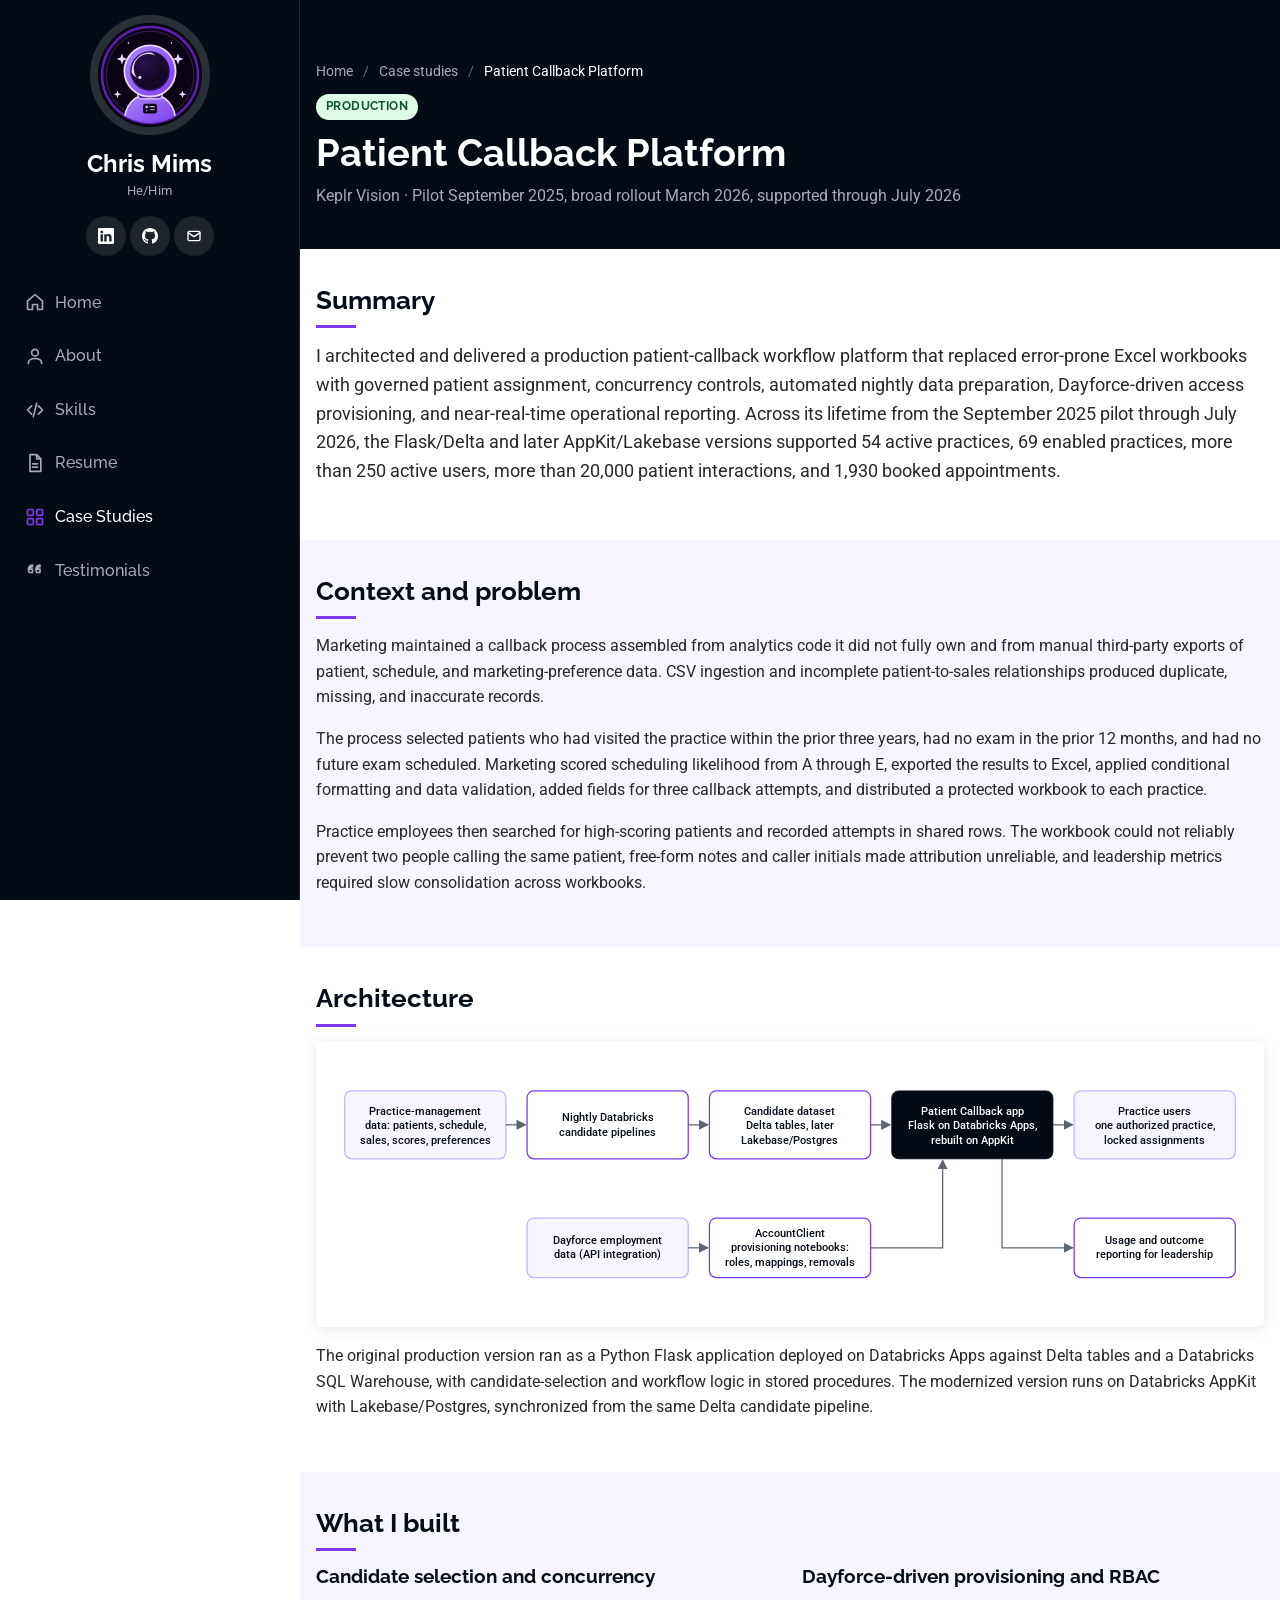
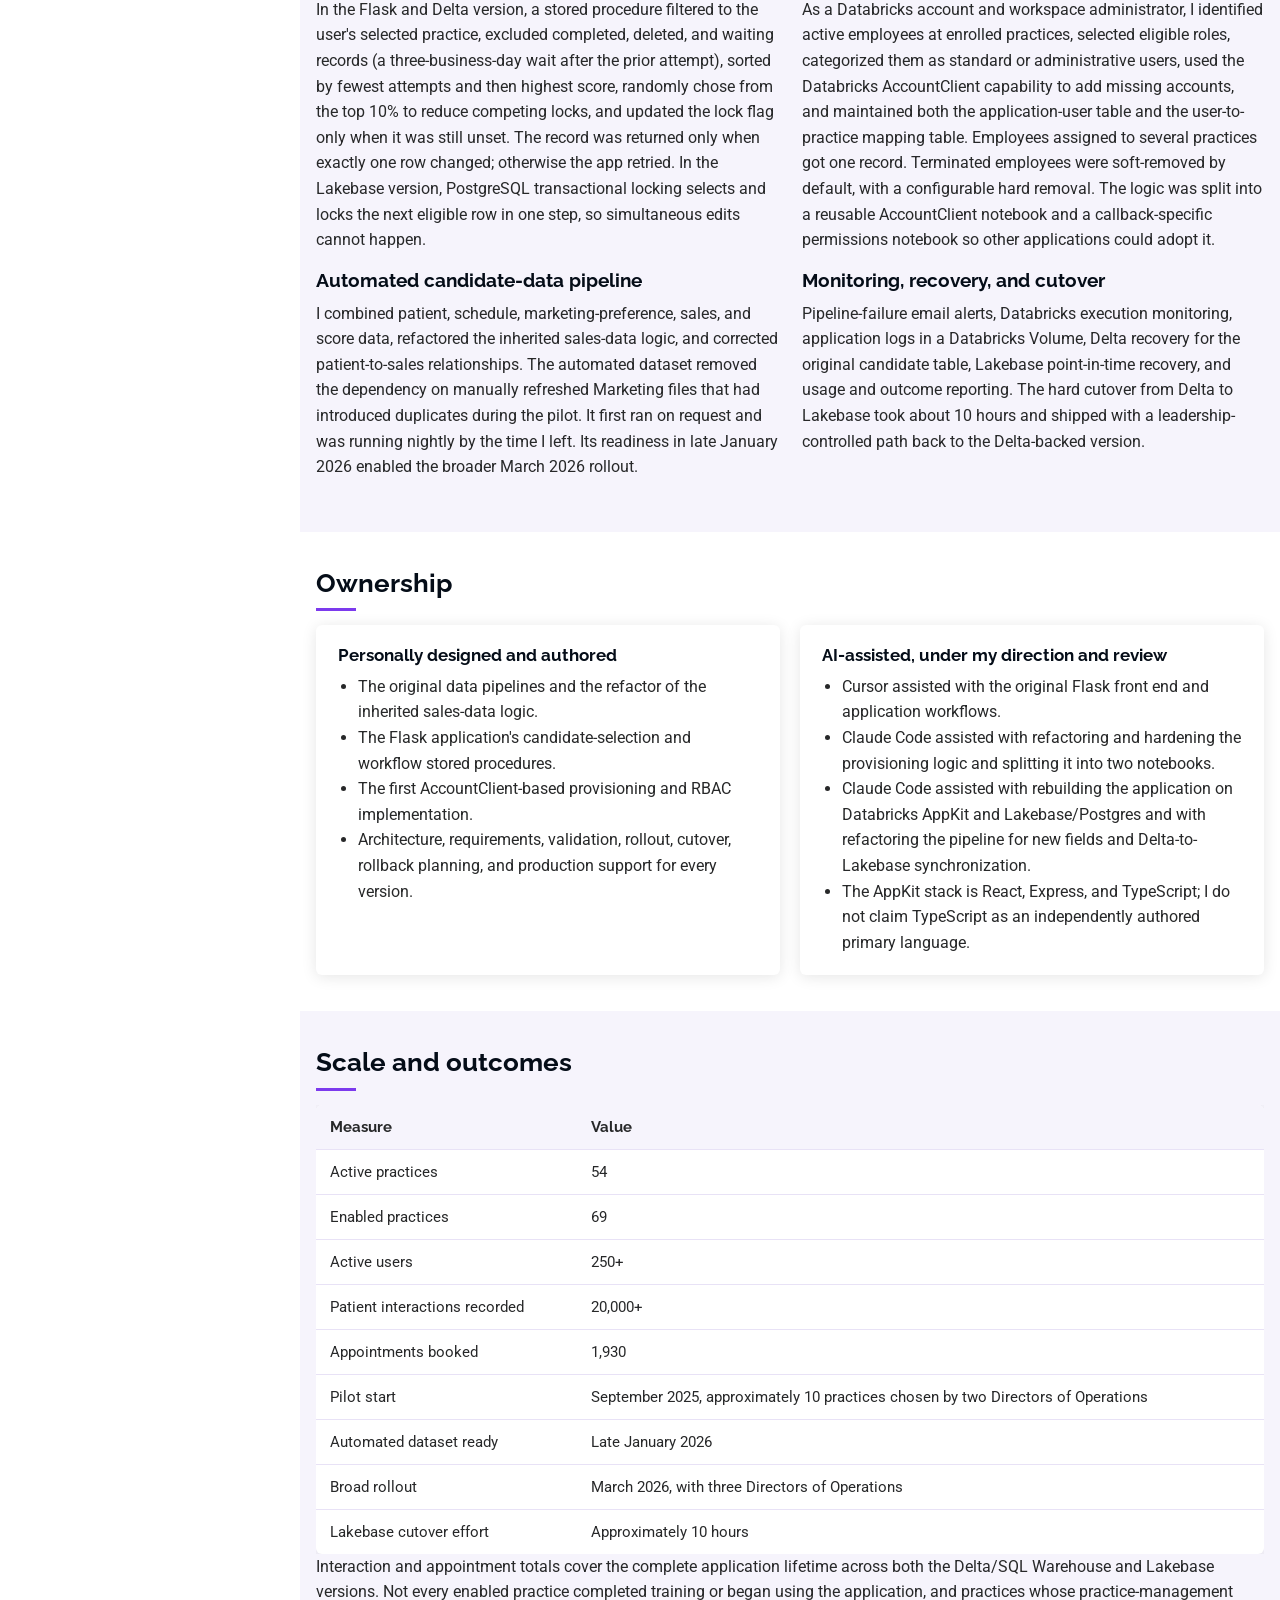
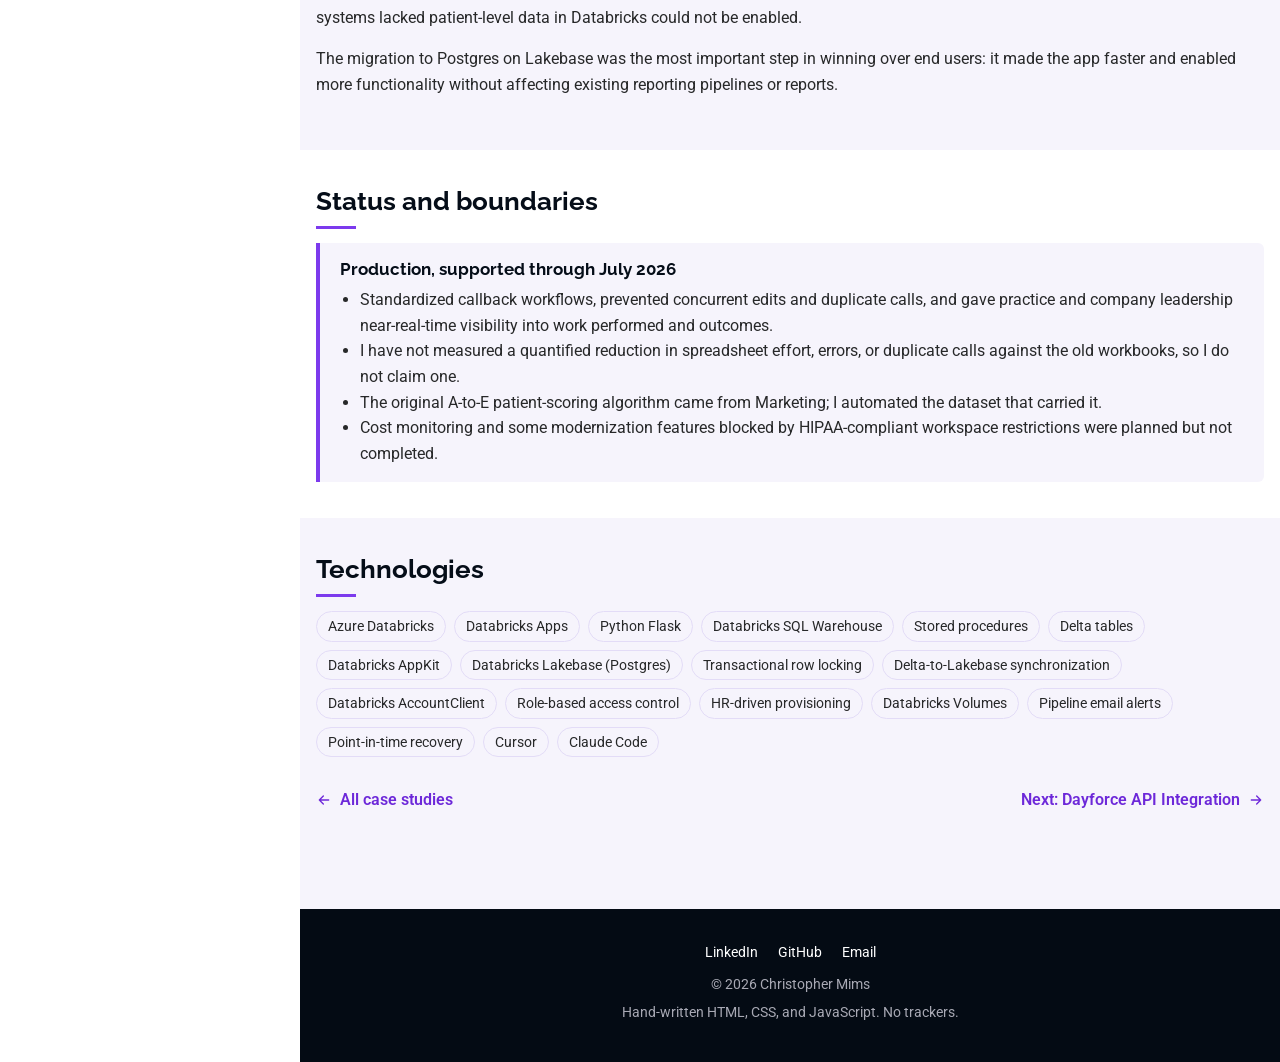
<file: case-studies/patient-callback-platform.html>
<!DOCTYPE html>
<html lang="en">
<head>
  <meta charset="utf-8">
  <meta name="viewport" content="width=device-width, initial-scale=1">
  <title>Patient Callback Platform | Christopher Mims</title>
  <meta name="description" content="Case study: a production patient-callback workflow platform on Azure Databricks that replaced Excel workbooks with governed assignment, concurrency controls, nightly pipelines, and HR-driven provisioning.">
  <link rel="canonical" href="https://data-chris24.github.io/case-studies/patient-callback-platform.html">
  <meta name="theme-color" content="#040b14">
  <meta property="og:type" content="article">
  <meta property="og:title" content="Patient Callback Platform | Christopher Mims">
  <meta property="og:description" content="Production workflow platform: 54 active practices, 250+ users, 20,000+ patient interactions, 1,930 booked appointments.">
  <meta property="og:url" content="https://data-chris24.github.io/case-studies/patient-callback-platform.html">
  <meta property="og:image" content="https://data-chris24.github.io/assets/img/og-image.png">
  <meta name="twitter:card" content="summary_large_image">
  <link rel="icon" href="../assets/img/favicon.svg" type="image/svg+xml">
  <link rel="icon" href="../assets/img/favicon-32.png" sizes="32x32" type="image/png">
  <link rel="apple-touch-icon" href="../assets/img/favicon-180.png">
  <link rel="preconnect" href="https://fonts.googleapis.com">
  <link rel="preconnect" href="https://fonts.gstatic.com" crossorigin>
  <link href="https://fonts.googleapis.com/css2?family=Raleway:wght@400;500;600;700&family=Roboto:wght@400;700&display=swap" rel="stylesheet">
  <link rel="stylesheet" href="../assets/css/style.css">
</head>
<body class="cs">
<a class="skip" href="#main">Skip to content</a>

<svg xmlns="http://www.w3.org/2000/svg" style="display:none" aria-hidden="true">
  <symbol id="i-menu" viewBox="0 0 24 24"><path d="M3 6h18M3 12h18M3 18h18"/></symbol>
  <symbol id="i-close" viewBox="0 0 24 24"><path d="M6 6l12 12M18 6L6 18"/></symbol>
  <symbol id="i-home" viewBox="0 0 24 24"><path d="M3 11l9-8 9 8v9a1 1 0 0 1-1 1h-5v-6H9v6H4a1 1 0 0 1-1-1z"/></symbol>
  <symbol id="i-user" viewBox="0 0 24 24"><circle cx="12" cy="8" r="4"/><path d="M4 21c0-4 3.6-6 8-6s8 2 8 6"/></symbol>
  <symbol id="i-code" viewBox="0 0 24 24"><path d="M8 7l-5 5 5 5M16 7l5 5-5 5M14 4l-4 16"/></symbol>
  <symbol id="i-doc" viewBox="0 0 24 24"><path d="M6 2h8l5 5v15H6zM14 2v5h5M9 13h6M9 17h6"/></symbol>
  <symbol id="i-grid" viewBox="0 0 24 24"><rect x="3" y="3" width="7" height="7" rx="1"/><rect x="14" y="3" width="7" height="7" rx="1"/><rect x="3" y="14" width="7" height="7" rx="1"/><rect x="14" y="14" width="7" height="7" rx="1"/></symbol>
  <symbol id="i-quote" viewBox="0 0 24 24"><path d="M5 15h4v-4H6a3 3 0 0 1 3-3V6a5 5 0 0 0-5 5zM14 15h4v-4h-3a3 3 0 0 1 3-3V6a5 5 0 0 0-5 5z"/></symbol>
  <symbol id="i-arrow-right" viewBox="0 0 24 24"><path d="M5 12h14M13 6l6 6-6 6"/></symbol>
  <symbol id="i-arrow-left" viewBox="0 0 24 24"><path d="M19 12H5M11 6l-6 6 6 6"/></symbol>
  <symbol id="i-mail" viewBox="0 0 24 24"><rect x="3" y="5" width="18" height="14" rx="2"/><path d="M3 7l9 6 9-6"/></symbol>
  <symbol id="i-github" viewBox="0 0 16 16"><path d="M8 0C3.58 0 0 3.58 0 8c0 3.54 2.29 6.53 5.47 7.59.4.07.55-.17.55-.38 0-.19-.01-.82-.01-1.49-2.01.37-2.53-.49-2.69-.94-.09-.23-.48-.94-.82-1.13-.28-.15-.68-.52-.01-.53.63-.01 1.08.58 1.23.82.72 1.21 1.87.87 2.33.66.07-.52.28-.87.51-1.07-1.78-.2-3.64-.89-3.64-3.95 0-.87.31-1.59.82-2.15-.08-.2-.36-1.02.08-2.12 0 0 .67-.21 2.2.82.64-.18 1.32-.27 2-.27.68 0 1.36.09 2 .27 1.53-1.04 2.2-.82 2.2-.82.44 1.1.16 1.92.08 2.12.51.56.82 1.27.82 2.15 0 3.07-1.87 3.75-3.65 3.95.29.25.54.73.54 1.48 0 1.07-.01 1.93-.01 2.2 0 .21.15.46.55.38A8.012 8.012 0 0 0 16 8c0-4.42-3.58-8-8-8z"/></symbol>
  <symbol id="i-linkedin" viewBox="0 0 16 16"><path d="M0 1.146C0 .513.526 0 1.175 0h13.65C15.474 0 16 .513 16 1.146v13.708c0 .633-.526 1.146-1.175 1.146H1.175C.526 16 0 15.487 0 14.854V1.146zm4.943 12.248V6.169H2.542v7.225h2.401zm-1.2-8.212c.837 0 1.358-.554 1.358-1.248-.015-.709-.52-1.248-1.342-1.248-.822 0-1.359.54-1.359 1.248 0 .694.521 1.248 1.327 1.248h.016zm4.908 8.212V9.359c0-.216.016-.432.08-.586.173-.431.568-.878 1.232-.878.869 0 1.216.662 1.216 1.634v3.865h2.401V9.25c0-2.22-1.184-3.252-2.764-3.252-1.274 0-1.845.7-2.165 1.193v.025h-.016a5.54 5.54 0 0 1 .016-.025V6.169h-2.4c.03.678 0 7.225 0 7.225h2.4z"/></symbol>
</svg>

<button class="nav-toggle" aria-controls="sidebar" aria-expanded="false" aria-label="Open menu">
  <svg class="icon icon--open"><use href="#i-menu"/></svg>
  <svg class="icon icon--close"><use href="#i-close"/></svg>
</button>

<header id="sidebar" class="sidebar">
  <div class="logo"><a href="../index.html"><img src="../assets/img/logo.svg" alt="DataChris24 astronaut logo" width="120" height="120"></a></div>
  <p class="name">Chris Mims</p>
  <p class="pronouns">He/Him</p>
  <ul class="social">
    <li><a href="https://www.linkedin.com/in/datachris24m/" aria-label="LinkedIn profile"><svg class="icon icon--fill"><use href="#i-linkedin"/></svg></a></li>
    <li><a href="https://github.com/Data-Chris24" aria-label="GitHub profile"><svg class="icon icon--fill"><use href="#i-github"/></svg></a></li>
    <li><a href="mailto:datachris24@gmail.com" aria-label="Email Chris"><svg class="icon"><use href="#i-mail"/></svg></a></li>
  </ul>
  <nav aria-label="Primary">
    <ul>
      <li><a href="../index.html"><svg class="icon"><use href="#i-home"/></svg>Home</a></li>
      <li><a href="../index.html#about"><svg class="icon"><use href="#i-user"/></svg>About</a></li>
      <li><a href="../index.html#skills"><svg class="icon"><use href="#i-code"/></svg>Skills</a></li>
      <li><a href="../index.html#resume"><svg class="icon"><use href="#i-doc"/></svg>Resume</a></li>
      <li><a href="../index.html#case-studies" class="active" aria-current="true"><svg class="icon"><use href="#i-grid"/></svg>Case Studies</a></li>
      <li><a href="../index.html#testimonials"><svg class="icon"><use href="#i-quote"/></svg>Testimonials</a></li>
    </ul>
  </nav>
</header>

<main id="main">
  <div class="page-title">
    <div class="container">
      <nav class="breadcrumbs" aria-label="Breadcrumb">
        <ol><li><a href="../index.html">Home</a></li><li><a href="../index.html#case-studies">Case studies</a></li><li>Patient Callback Platform</li></ol>
      </nav>
      <span class="badge badge--production">Production</span>
      <h1>Patient Callback Platform</h1>
      <p class="meta">Keplr Vision · Pilot September 2025, broad rollout March 2026, supported through July 2026</p>
    </div>
  </div>

  <section>
    <div class="container">
      <h2>Summary</h2>
      <p class="summary">I architected and delivered a production patient-callback workflow platform that replaced error-prone Excel workbooks with governed patient assignment, concurrency controls, automated nightly data preparation, Dayforce-driven access provisioning, and near-real-time operational reporting. Across its lifetime from the September 2025 pilot through July 2026, the Flask/Delta and later AppKit/Lakebase versions supported 54 active practices, 69 enabled practices, more than 250 active users, more than 20,000 patient interactions, and 1,930 booked appointments.</p>
    </div>
  </section>

  <section class="light">
    <div class="container">
      <h2>Context and problem</h2>
      <p>Marketing maintained a callback process assembled from analytics code it did not fully own and from manual third-party exports of patient, schedule, and marketing-preference data. CSV ingestion and incomplete patient-to-sales relationships produced duplicate, missing, and inaccurate records.</p>
      <p>The process selected patients who had visited the practice within the prior three years, had no exam in the prior 12 months, and had no future exam scheduled. Marketing scored scheduling likelihood from A through E, exported the results to Excel, applied conditional formatting and data validation, added fields for three callback attempts, and distributed a protected workbook to each practice.</p>
      <p>Practice employees then searched for high-scoring patients and recorded attempts in shared rows. The workbook could not reliably prevent two people calling the same patient, free-form notes and caller initials made attribution unreliable, and leadership metrics required slow consolidation across workbooks.</p>
    </div>
  </section>

  <section>
    <div class="container">
      <h2>Architecture</h2>
      <div class="diagram">
        <svg viewBox="0 0 1080 300" role="img" aria-labelledby="d-title d-desc">
          <title id="d-title">Patient Callback Platform architecture</title>
          <desc id="d-desc">Practice-management data flows through nightly Databricks pipelines into a candidate dataset in Delta and later Lakebase/Postgres, which the Patient Callback app reads for practice users under role-based access. Dayforce employment data drives AccountClient provisioning notebooks that maintain user and practice mappings, and the app feeds usage and outcome reporting.</desc>
          <defs><marker id="arrowhead" markerWidth="8" markerHeight="8" refX="7" refY="4" orient="auto"><path d="M0 0L8 4 0 8z" fill="#5c6672"/></marker></defs>
          <g>
            <rect class="box-soft" x="15" y="40" width="190" height="80" rx="8"/>
            <text class="label" x="110" y="68" text-anchor="middle"><tspan x="110">Practice-management</tspan><tspan x="110" dy="17">data: patients, schedule,</tspan><tspan x="110" dy="17">sales, scores, preferences</tspan></text>
            <rect class="box" x="230" y="40" width="190" height="80" rx="8"/>
            <text class="label" x="325" y="76" text-anchor="middle"><tspan x="325">Nightly Databricks</tspan><tspan x="325" dy="17">candidate pipelines</tspan></text>
            <rect class="box" x="445" y="40" width="190" height="80" rx="8"/>
            <text class="label" x="540" y="68" text-anchor="middle"><tspan x="540">Candidate dataset</tspan><tspan x="540" dy="17">Delta tables, later</tspan><tspan x="540" dy="17">Lakebase/Postgres</tspan></text>
            <rect class="box-dark" x="660" y="40" width="190" height="80" rx="8"/>
            <text class="label-light" x="755" y="68" text-anchor="middle"><tspan x="755">Patient Callback app</tspan><tspan x="755" dy="17">Flask on Databricks Apps,</tspan><tspan x="755" dy="17">rebuilt on AppKit</tspan></text>
            <rect class="box-soft" x="875" y="40" width="190" height="80" rx="8"/>
            <text class="label" x="970" y="68" text-anchor="middle"><tspan x="970">Practice users</tspan><tspan x="970" dy="17">one authorized practice,</tspan><tspan x="970" dy="17">locked assignments</tspan></text>
            <rect class="box-soft" x="230" y="190" width="190" height="70" rx="8"/>
            <text class="label" x="325" y="220" text-anchor="middle"><tspan x="325">Dayforce employment</tspan><tspan x="325" dy="17">data (API integration)</tspan></text>
            <rect class="box" x="445" y="190" width="190" height="70" rx="8"/>
            <text class="label" x="540" y="212" text-anchor="middle"><tspan x="540">AccountClient</tspan><tspan x="540" dy="17">provisioning notebooks:</tspan><tspan x="540" dy="17">roles, mappings, removals</tspan></text>
            <rect class="box" x="875" y="190" width="190" height="70" rx="8"/>
            <text class="label" x="970" y="220" text-anchor="middle"><tspan x="970">Usage and outcome</tspan><tspan x="970" dy="17">reporting for leadership</tspan></text>
          </g>
          <g class="arrow">
            <path d="M205 80H228"/><path d="M420 80H443"/><path d="M635 80H658"/><path d="M850 80H873"/>
            <path d="M420 225H443"/>
            <path d="M635 225H720V122"/>
            <path d="M790 120V225H873"/>
          </g>
        </svg>
      </div>
      <p>The original production version ran as a Python Flask application deployed on Databricks Apps against Delta tables and a Databricks SQL Warehouse, with candidate-selection and workflow logic in stored procedures. The modernized version runs on Databricks AppKit with Lakebase/Postgres, synchronized from the same Delta candidate pipeline.</p>
    </div>
  </section>

  <section class="light">
    <div class="container">
      <h2>What I built</h2>
      <div class="two-col">
        <div>
          <h3>Candidate selection and concurrency</h3>
          <p>In the Flask and Delta version, a stored procedure filtered to the user's selected practice, excluded completed, deleted, and waiting records (a three-business-day wait after the prior attempt), sorted by fewest attempts and then highest score, randomly chose from the top 10% to reduce competing locks, and updated the lock flag only when it was still unset. The record was returned only when exactly one row changed; otherwise the app retried. In the Lakebase version, PostgreSQL transactional locking selects and locks the next eligible row in one step, so simultaneous edits cannot happen.</p>
          <h3>Automated candidate-data pipeline</h3>
          <p>I combined patient, schedule, marketing-preference, sales, and score data, refactored the inherited sales-data logic, and corrected patient-to-sales relationships. The automated dataset removed the dependency on manually refreshed Marketing files that had introduced duplicates during the pilot. It first ran on request and was running nightly by the time I left. Its readiness in late January 2026 enabled the broader March 2026 rollout.</p>
        </div>
        <div>
          <h3>Dayforce-driven provisioning and RBAC</h3>
          <p>As a Databricks account and workspace administrator, I identified active employees at enrolled practices, selected eligible roles, categorized them as standard or administrative users, used the Databricks AccountClient capability to add missing accounts, and maintained both the application-user table and the user-to-practice mapping table. Employees assigned to several practices got one record. Terminated employees were soft-removed by default, with a configurable hard removal. The logic was split into a reusable AccountClient notebook and a callback-specific permissions notebook so other applications could adopt it.</p>
          <h3>Monitoring, recovery, and cutover</h3>
          <p>Pipeline-failure email alerts, Databricks execution monitoring, application logs in a Databricks Volume, Delta recovery for the original candidate table, Lakebase point-in-time recovery, and usage and outcome reporting. The hard cutover from Delta to Lakebase took about 10 hours and shipped with a leadership-controlled path back to the Delta-backed version.</p>
        </div>
      </div>
    </div>
  </section>

  <section>
    <div class="container">
      <h2>Ownership</h2>
      <div class="ownership">
        <div class="box">
          <h3>Personally designed and authored</h3>
          <ul>
            <li>The original data pipelines and the refactor of the inherited sales-data logic.</li>
            <li>The Flask application's candidate-selection and workflow stored procedures.</li>
            <li>The first AccountClient-based provisioning and RBAC implementation.</li>
            <li>Architecture, requirements, validation, rollout, cutover, rollback planning, and production support for every version.</li>
          </ul>
        </div>
        <div class="box">
          <h3>AI-assisted, under my direction and review</h3>
          <ul>
            <li>Cursor assisted with the original Flask front end and application workflows.</li>
            <li>Claude Code assisted with refactoring and hardening the provisioning logic and splitting it into two notebooks.</li>
            <li>Claude Code assisted with rebuilding the application on Databricks AppKit and Lakebase/Postgres and with refactoring the pipeline for new fields and Delta-to-Lakebase synchronization.</li>
            <li>The AppKit stack is React, Express, and TypeScript; I do not claim TypeScript as an independently authored primary language.</li>
          </ul>
        </div>
      </div>
    </div>
  </section>

  <section class="light">
    <div class="container">
      <h2>Scale and outcomes</h2>
      <div class="table-wrap">
        <table>
          <thead><tr><th scope="col">Measure</th><th scope="col">Value</th></tr></thead>
          <tbody>
            <tr><td>Active practices</td><td>54</td></tr>
            <tr><td>Enabled practices</td><td>69</td></tr>
            <tr><td>Active users</td><td>250+</td></tr>
            <tr><td>Patient interactions recorded</td><td>20,000+</td></tr>
            <tr><td>Appointments booked</td><td>1,930</td></tr>
            <tr><td>Pilot start</td><td>September 2025, approximately 10 practices chosen by two Directors of Operations</td></tr>
            <tr><td>Automated dataset ready</td><td>Late January 2026</td></tr>
            <tr><td>Broad rollout</td><td>March 2026, with three Directors of Operations</td></tr>
            <tr><td>Lakebase cutover effort</td><td>Approximately 10 hours</td></tr>
          </tbody>
        </table>
      </div>
      <p>Interaction and appointment totals cover the complete application lifetime across both the Delta/SQL Warehouse and Lakebase versions. Not every enabled practice completed training or began using the application, and practices whose practice-management systems lacked patient-level data in Databricks could not be enabled.</p>
      <p>The migration to Postgres on Lakebase was the most important step in winning over end users: it made the app faster and enabled more functionality without affecting existing reporting pipelines or reports.</p>
    </div>
  </section>

  <section>
    <div class="container">
      <h2>Status and boundaries</h2>
      <div class="callout">
        <h3>Production, supported through July 2026</h3>
        <ul>
          <li>Standardized callback workflows, prevented concurrent edits and duplicate calls, and gave practice and company leadership near-real-time visibility into work performed and outcomes.</li>
          <li>I have not measured a quantified reduction in spreadsheet effort, errors, or duplicate calls against the old workbooks, so I do not claim one.</li>
          <li>The original A-to-E patient-scoring algorithm came from Marketing; I automated the dataset that carried it.</li>
          <li>Cost monitoring and some modernization features blocked by HIPAA-compliant workspace restrictions were planned but not completed.</li>
        </ul>
      </div>
    </div>
  </section>

  <section class="light">
    <div class="container">
      <h2>Technologies</h2>
      <ul class="chips">
        <li>Azure Databricks</li><li>Databricks Apps</li><li>Python Flask</li><li>Databricks SQL Warehouse</li><li>Stored procedures</li><li>Delta tables</li><li>Databricks AppKit</li><li>Databricks Lakebase (Postgres)</li><li>Transactional row locking</li><li>Delta-to-Lakebase synchronization</li><li>Databricks AccountClient</li><li>Role-based access control</li><li>HR-driven provisioning</li><li>Databricks Volumes</li><li>Pipeline email alerts</li><li>Point-in-time recovery</li><li>Cursor</li><li>Claude Code</li>
      </ul>
      <nav class="pager" aria-label="Case study navigation">
        <a href="../index.html#case-studies"><svg class="icon"><use href="#i-arrow-left"/></svg> All case studies</a>
        <a href="dayforce-api-integration.html">Next: Dayforce API Integration <svg class="icon"><use href="#i-arrow-right"/></svg></a>
      </nav>
    </div>
  </section>
</main>

<footer class="site-footer">
  <div class="links">
    <a href="https://www.linkedin.com/in/datachris24m/">LinkedIn</a>
    <a href="https://github.com/Data-Chris24">GitHub</a>
    <a href="mailto:datachris24@gmail.com">Email</a>
  </div>
  <p>&copy; <span id="year">2026</span> Christopher Mims</p>
  <p>Hand-written HTML, CSS, and JavaScript. No trackers.</p>
</footer>

<script src="../assets/js/main.js" defer></script>
</body>
</html>
</file>
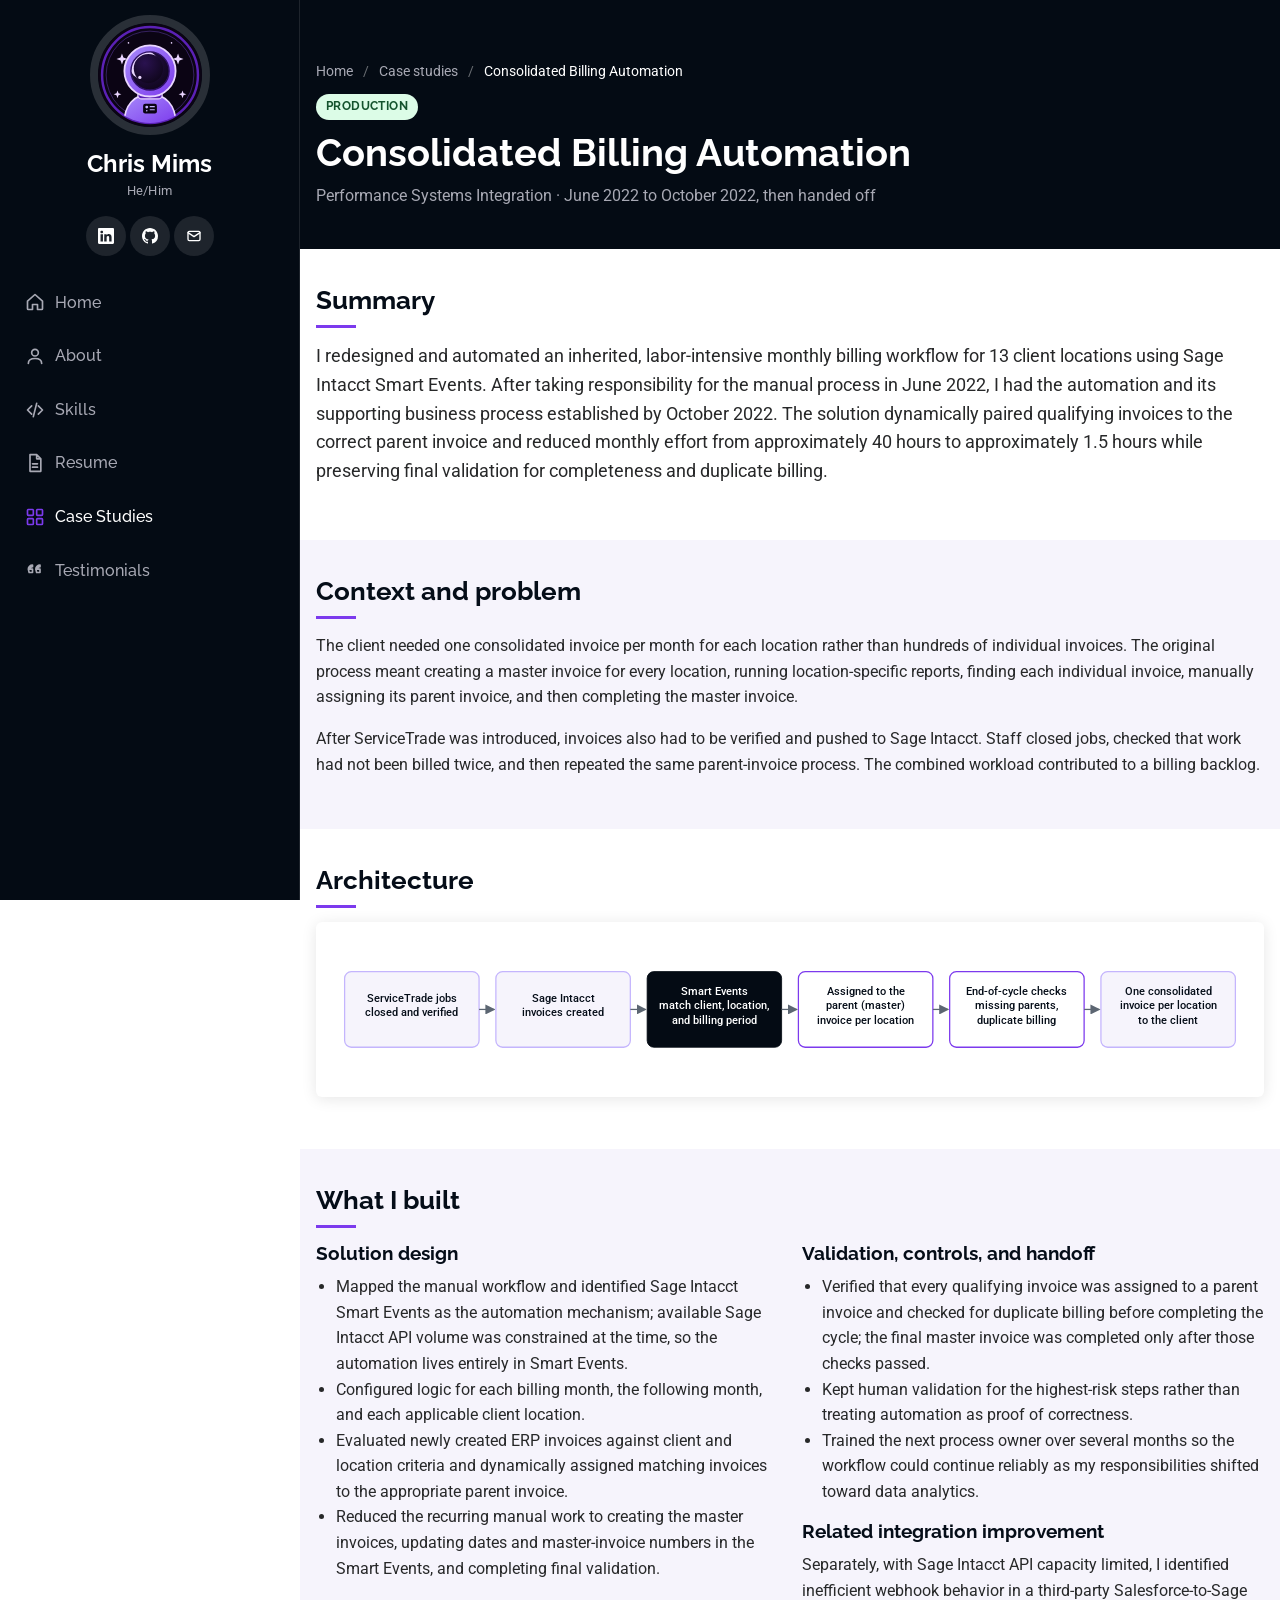
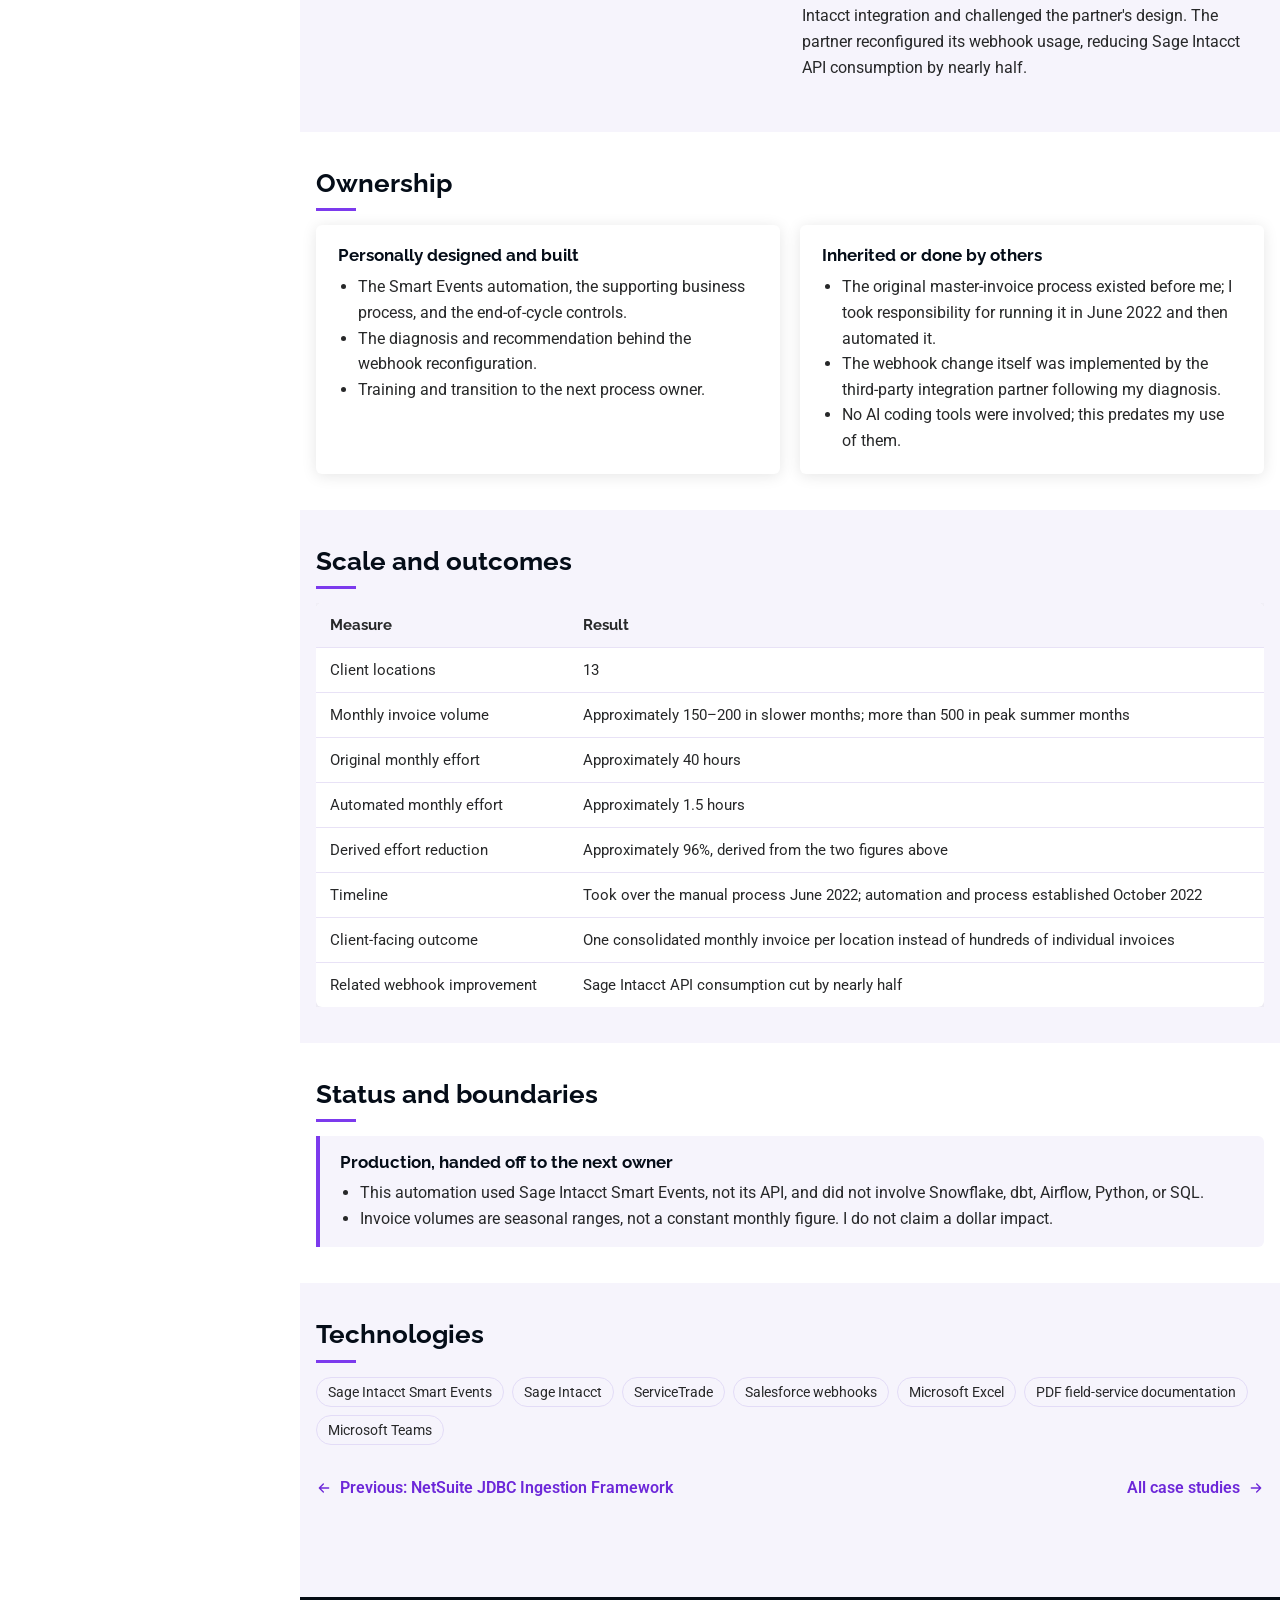
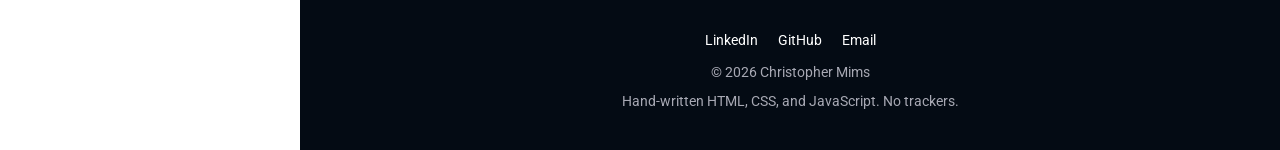
<file: case-studies/psi-consolidated-billing-automation.html>
<!DOCTYPE html>
<html lang="en">
<head>
  <meta charset="utf-8">
  <meta name="viewport" content="width=device-width, initial-scale=1">
  <title>Consolidated Billing Automation | Christopher Mims</title>
  <meta name="description" content="Case study: automating an inherited monthly consolidated-billing workflow across 13 client locations with Sage Intacct Smart Events, cutting monthly effort from about 40 hours to about 1.5 hours while keeping duplicate-billing controls.">
  <link rel="canonical" href="https://data-chris24.github.io/case-studies/psi-consolidated-billing-automation.html">
  <meta name="theme-color" content="#040b14">
  <meta property="og:type" content="article">
  <meta property="og:title" content="Consolidated Billing Automation | Christopher Mims">
  <meta property="og:description" content="Sage Intacct Smart Events automation: about 40 hours to about 1.5 hours per month across 13 locations and 150–500+ invoices.">
  <meta property="og:url" content="https://data-chris24.github.io/case-studies/psi-consolidated-billing-automation.html">
  <meta property="og:image" content="https://data-chris24.github.io/assets/img/og-image.png">
  <meta name="twitter:card" content="summary_large_image">
  <link rel="icon" href="../assets/img/favicon.svg" type="image/svg+xml">
  <link rel="icon" href="../assets/img/favicon-32.png" sizes="32x32" type="image/png">
  <link rel="apple-touch-icon" href="../assets/img/favicon-180.png">
  <link rel="preconnect" href="https://fonts.googleapis.com">
  <link rel="preconnect" href="https://fonts.gstatic.com" crossorigin>
  <link href="https://fonts.googleapis.com/css2?family=Raleway:wght@400;500;600;700&family=Roboto:wght@400;700&display=swap" rel="stylesheet">
  <link rel="stylesheet" href="../assets/css/style.css">
</head>
<body class="cs">
<a class="skip" href="#main">Skip to content</a>

<svg xmlns="http://www.w3.org/2000/svg" style="display:none" aria-hidden="true">
  <symbol id="i-menu" viewBox="0 0 24 24"><path d="M3 6h18M3 12h18M3 18h18"/></symbol>
  <symbol id="i-close" viewBox="0 0 24 24"><path d="M6 6l12 12M18 6L6 18"/></symbol>
  <symbol id="i-home" viewBox="0 0 24 24"><path d="M3 11l9-8 9 8v9a1 1 0 0 1-1 1h-5v-6H9v6H4a1 1 0 0 1-1-1z"/></symbol>
  <symbol id="i-user" viewBox="0 0 24 24"><circle cx="12" cy="8" r="4"/><path d="M4 21c0-4 3.6-6 8-6s8 2 8 6"/></symbol>
  <symbol id="i-code" viewBox="0 0 24 24"><path d="M8 7l-5 5 5 5M16 7l5 5-5 5M14 4l-4 16"/></symbol>
  <symbol id="i-doc" viewBox="0 0 24 24"><path d="M6 2h8l5 5v15H6zM14 2v5h5M9 13h6M9 17h6"/></symbol>
  <symbol id="i-grid" viewBox="0 0 24 24"><rect x="3" y="3" width="7" height="7" rx="1"/><rect x="14" y="3" width="7" height="7" rx="1"/><rect x="3" y="14" width="7" height="7" rx="1"/><rect x="14" y="14" width="7" height="7" rx="1"/></symbol>
  <symbol id="i-quote" viewBox="0 0 24 24"><path d="M5 15h4v-4H6a3 3 0 0 1 3-3V6a5 5 0 0 0-5 5zM14 15h4v-4h-3a3 3 0 0 1 3-3V6a5 5 0 0 0-5 5z"/></symbol>
  <symbol id="i-arrow-right" viewBox="0 0 24 24"><path d="M5 12h14M13 6l6 6-6 6"/></symbol>
  <symbol id="i-arrow-left" viewBox="0 0 24 24"><path d="M19 12H5M11 6l-6 6 6 6"/></symbol>
  <symbol id="i-mail" viewBox="0 0 24 24"><rect x="3" y="5" width="18" height="14" rx="2"/><path d="M3 7l9 6 9-6"/></symbol>
  <symbol id="i-github" viewBox="0 0 16 16"><path d="M8 0C3.58 0 0 3.58 0 8c0 3.54 2.29 6.53 5.47 7.59.4.07.55-.17.55-.38 0-.19-.01-.82-.01-1.49-2.01.37-2.53-.49-2.69-.94-.09-.23-.48-.94-.82-1.13-.28-.15-.68-.52-.01-.53.63-.01 1.08.58 1.23.82.72 1.21 1.87.87 2.33.66.07-.52.28-.87.51-1.07-1.78-.2-3.64-.89-3.64-3.95 0-.87.31-1.59.82-2.15-.08-.2-.36-1.02.08-2.12 0 0 .67-.21 2.2.82.64-.18 1.32-.27 2-.27.68 0 1.36.09 2 .27 1.53-1.04 2.2-.82 2.2-.82.44 1.1.16 1.92.08 2.12.51.56.82 1.27.82 2.15 0 3.07-1.87 3.75-3.65 3.95.29.25.54.73.54 1.48 0 1.07-.01 1.93-.01 2.2 0 .21.15.46.55.38A8.012 8.012 0 0 0 16 8c0-4.42-3.58-8-8-8z"/></symbol>
  <symbol id="i-linkedin" viewBox="0 0 16 16"><path d="M0 1.146C0 .513.526 0 1.175 0h13.65C15.474 0 16 .513 16 1.146v13.708c0 .633-.526 1.146-1.175 1.146H1.175C.526 16 0 15.487 0 14.854V1.146zm4.943 12.248V6.169H2.542v7.225h2.401zm-1.2-8.212c.837 0 1.358-.554 1.358-1.248-.015-.709-.52-1.248-1.342-1.248-.822 0-1.359.54-1.359 1.248 0 .694.521 1.248 1.327 1.248h.016zm4.908 8.212V9.359c0-.216.016-.432.08-.586.173-.431.568-.878 1.232-.878.869 0 1.216.662 1.216 1.634v3.865h2.401V9.25c0-2.22-1.184-3.252-2.764-3.252-1.274 0-1.845.7-2.165 1.193v.025h-.016a5.54 5.54 0 0 1 .016-.025V6.169h-2.4c.03.678 0 7.225 0 7.225h2.4z"/></symbol>
</svg>

<button class="nav-toggle" aria-controls="sidebar" aria-expanded="false" aria-label="Open menu">
  <svg class="icon icon--open"><use href="#i-menu"/></svg>
  <svg class="icon icon--close"><use href="#i-close"/></svg>
</button>

<header id="sidebar" class="sidebar">
  <div class="logo"><a href="../index.html"><img src="../assets/img/logo.svg" alt="DataChris24 astronaut logo" width="120" height="120"></a></div>
  <p class="name">Chris Mims</p>
  <p class="pronouns">He/Him</p>
  <ul class="social">
    <li><a href="https://www.linkedin.com/in/datachris24m/" aria-label="LinkedIn profile"><svg class="icon icon--fill"><use href="#i-linkedin"/></svg></a></li>
    <li><a href="https://github.com/Data-Chris24" aria-label="GitHub profile"><svg class="icon icon--fill"><use href="#i-github"/></svg></a></li>
    <li><a href="mailto:datachris24@gmail.com" aria-label="Email Chris"><svg class="icon"><use href="#i-mail"/></svg></a></li>
  </ul>
  <nav aria-label="Primary">
    <ul>
      <li><a href="../index.html"><svg class="icon"><use href="#i-home"/></svg>Home</a></li>
      <li><a href="../index.html#about"><svg class="icon"><use href="#i-user"/></svg>About</a></li>
      <li><a href="../index.html#skills"><svg class="icon"><use href="#i-code"/></svg>Skills</a></li>
      <li><a href="../index.html#resume"><svg class="icon"><use href="#i-doc"/></svg>Resume</a></li>
      <li><a href="../index.html#case-studies" class="active" aria-current="true"><svg class="icon"><use href="#i-grid"/></svg>Case Studies</a></li>
      <li><a href="../index.html#testimonials"><svg class="icon"><use href="#i-quote"/></svg>Testimonials</a></li>
    </ul>
  </nav>
</header>

<main id="main">
  <div class="page-title">
    <div class="container">
      <nav class="breadcrumbs" aria-label="Breadcrumb">
        <ol><li><a href="../index.html">Home</a></li><li><a href="../index.html#case-studies">Case studies</a></li><li>Consolidated Billing Automation</li></ol>
      </nav>
      <span class="badge badge--production">Production</span>
      <h1>Consolidated Billing Automation</h1>
      <p class="meta">Performance Systems Integration · June 2022 to October 2022, then handed off</p>
    </div>
  </div>

  <section>
    <div class="container">
      <h2>Summary</h2>
      <p class="summary">I redesigned and automated an inherited, labor-intensive monthly billing workflow for 13 client locations using Sage Intacct Smart Events. After taking responsibility for the manual process in June 2022, I had the automation and its supporting business process established by October 2022. The solution dynamically paired qualifying invoices to the correct parent invoice and reduced monthly effort from approximately 40 hours to approximately 1.5 hours while preserving final validation for completeness and duplicate billing.</p>
    </div>
  </section>

  <section class="light">
    <div class="container">
      <h2>Context and problem</h2>
      <p>The client needed one consolidated invoice per month for each location rather than hundreds of individual invoices. The original process meant creating a master invoice for every location, running location-specific reports, finding each individual invoice, manually assigning its parent invoice, and then completing the master invoice.</p>
      <p>After ServiceTrade was introduced, invoices also had to be verified and pushed to Sage Intacct. Staff closed jobs, checked that work had not been billed twice, and then repeated the same parent-invoice process. The combined workload contributed to a billing backlog.</p>
    </div>
  </section>

  <section>
    <div class="container">
      <h2>Architecture</h2>
      <div class="diagram">
        <svg viewBox="0 0 1090 170" role="img" aria-labelledby="d-title d-desc">
          <title id="d-title">Consolidated billing automation flow</title>
          <desc id="d-desc">ServiceTrade jobs are closed and verified, invoices are created in Sage Intacct, Smart Events match each new invoice on client, location, and billing period and assign it to the parent invoice for that location, end-of-cycle checks catch missing parent assignments and duplicate billing, and one consolidated invoice per location goes to the client.</desc>
          <defs><marker id="arrowhead" markerWidth="8" markerHeight="8" refX="7" refY="4" orient="auto"><path d="M0 0L8 4 0 8z" fill="#5c6672"/></marker></defs>
          <g>
            <rect class="box-soft" x="15" y="40" width="160" height="90" rx="8"/>
            <text class="label" x="95" y="76" text-anchor="middle"><tspan x="95">ServiceTrade jobs</tspan><tspan x="95" dy="17">closed and verified</tspan></text>
            <rect class="box-soft" x="195" y="40" width="160" height="90" rx="8"/>
            <text class="label" x="275" y="76" text-anchor="middle"><tspan x="275">Sage Intacct</tspan><tspan x="275" dy="17">invoices created</tspan></text>
            <rect class="box-dark" x="375" y="40" width="160" height="90" rx="8"/>
            <text class="label-light" x="455" y="68" text-anchor="middle"><tspan x="455">Smart Events</tspan><tspan x="455" dy="17">match client, location,</tspan><tspan x="455" dy="17">and billing period</tspan></text>
            <rect class="box" x="555" y="40" width="160" height="90" rx="8"/>
            <text class="label" x="635" y="68" text-anchor="middle"><tspan x="635">Assigned to the</tspan><tspan x="635" dy="17">parent (master)</tspan><tspan x="635" dy="17">invoice per location</tspan></text>
            <rect class="box" x="735" y="40" width="160" height="90" rx="8"/>
            <text class="label" x="815" y="68" text-anchor="middle"><tspan x="815">End-of-cycle checks</tspan><tspan x="815" dy="17">missing parents,</tspan><tspan x="815" dy="17">duplicate billing</tspan></text>
            <rect class="box-soft" x="915" y="40" width="160" height="90" rx="8"/>
            <text class="label" x="995" y="68" text-anchor="middle"><tspan x="995">One consolidated</tspan><tspan x="995" dy="17">invoice per location</tspan><tspan x="995" dy="17">to the client</tspan></text>
          </g>
          <g class="arrow">
            <path d="M175 85H193"/><path d="M355 85H373"/><path d="M535 85H553"/><path d="M715 85H733"/><path d="M895 85H913"/>
          </g>
        </svg>
      </div>
    </div>
  </section>

  <section class="light">
    <div class="container">
      <h2>What I built</h2>
      <div class="two-col">
        <div>
          <h3>Solution design</h3>
          <ul>
            <li>Mapped the manual workflow and identified Sage Intacct Smart Events as the automation mechanism; available Sage Intacct API volume was constrained at the time, so the automation lives entirely in Smart Events.</li>
            <li>Configured logic for each billing month, the following month, and each applicable client location.</li>
            <li>Evaluated newly created ERP invoices against client and location criteria and dynamically assigned matching invoices to the appropriate parent invoice.</li>
            <li>Reduced the recurring manual work to creating the master invoices, updating dates and master-invoice numbers in the Smart Events, and completing final validation.</li>
          </ul>
        </div>
        <div>
          <h3>Validation, controls, and handoff</h3>
          <ul>
            <li>Verified that every qualifying invoice was assigned to a parent invoice and checked for duplicate billing before completing the cycle; the final master invoice was completed only after those checks passed.</li>
            <li>Kept human validation for the highest-risk steps rather than treating automation as proof of correctness.</li>
            <li>Trained the next process owner over several months so the workflow could continue reliably as my responsibilities shifted toward data analytics.</li>
          </ul>
          <h3>Related integration improvement</h3>
          <p>Separately, with Sage Intacct API capacity limited, I identified inefficient webhook behavior in a third-party Salesforce-to-Sage Intacct integration and challenged the partner's design. The partner reconfigured its webhook usage, reducing Sage Intacct API consumption by nearly half.</p>
        </div>
      </div>
    </div>
  </section>

  <section>
    <div class="container">
      <h2>Ownership</h2>
      <div class="ownership">
        <div class="box">
          <h3>Personally designed and built</h3>
          <ul>
            <li>The Smart Events automation, the supporting business process, and the end-of-cycle controls.</li>
            <li>The diagnosis and recommendation behind the webhook reconfiguration.</li>
            <li>Training and transition to the next process owner.</li>
          </ul>
        </div>
        <div class="box">
          <h3>Inherited or done by others</h3>
          <ul>
            <li>The original master-invoice process existed before me; I took responsibility for running it in June 2022 and then automated it.</li>
            <li>The webhook change itself was implemented by the third-party integration partner following my diagnosis.</li>
            <li>No AI coding tools were involved; this predates my use of them.</li>
          </ul>
        </div>
      </div>
    </div>
  </section>

  <section class="light">
    <div class="container">
      <h2>Scale and outcomes</h2>
      <div class="table-wrap">
        <table>
          <thead><tr><th scope="col">Measure</th><th scope="col">Result</th></tr></thead>
          <tbody>
            <tr><td>Client locations</td><td>13</td></tr>
            <tr><td>Monthly invoice volume</td><td>Approximately 150–200 in slower months; more than 500 in peak summer months</td></tr>
            <tr><td>Original monthly effort</td><td>Approximately 40 hours</td></tr>
            <tr><td>Automated monthly effort</td><td>Approximately 1.5 hours</td></tr>
            <tr><td>Derived effort reduction</td><td>Approximately 96%, derived from the two figures above</td></tr>
            <tr><td>Timeline</td><td>Took over the manual process June 2022; automation and process established October 2022</td></tr>
            <tr><td>Client-facing outcome</td><td>One consolidated monthly invoice per location instead of hundreds of individual invoices</td></tr>
            <tr><td>Related webhook improvement</td><td>Sage Intacct API consumption cut by nearly half</td></tr>
          </tbody>
        </table>
      </div>
    </div>
  </section>

  <section>
    <div class="container">
      <h2>Status and boundaries</h2>
      <div class="callout">
        <h3>Production, handed off to the next owner</h3>
        <ul>
          <li>This automation used Sage Intacct Smart Events, not its API, and did not involve Snowflake, dbt, Airflow, Python, or SQL.</li>
          <li>Invoice volumes are seasonal ranges, not a constant monthly figure. I do not claim a dollar impact.</li>
        </ul>
      </div>
    </div>
  </section>

  <section class="light">
    <div class="container">
      <h2>Technologies</h2>
      <ul class="chips">
        <li>Sage Intacct Smart Events</li><li>Sage Intacct</li><li>ServiceTrade</li><li>Salesforce webhooks</li><li>Microsoft Excel</li><li>PDF field-service documentation</li><li>Microsoft Teams</li>
      </ul>
      <nav class="pager" aria-label="Case study navigation">
        <a href="netsuite-jdbc-ingestion.html"><svg class="icon"><use href="#i-arrow-left"/></svg> Previous: NetSuite JDBC Ingestion Framework</a>
        <a href="../index.html#case-studies">All case studies <svg class="icon"><use href="#i-arrow-right"/></svg></a>
      </nav>
    </div>
  </section>
</main>

<footer class="site-footer">
  <div class="links">
    <a href="https://www.linkedin.com/in/datachris24m/">LinkedIn</a>
    <a href="https://github.com/Data-Chris24">GitHub</a>
    <a href="mailto:datachris24@gmail.com">Email</a>
  </div>
  <p>&copy; <span id="year">2026</span> Christopher Mims</p>
  <p>Hand-written HTML, CSS, and JavaScript. No trackers.</p>
</footer>

<script src="../assets/js/main.js" defer></script>
</body>
</html>
</file>
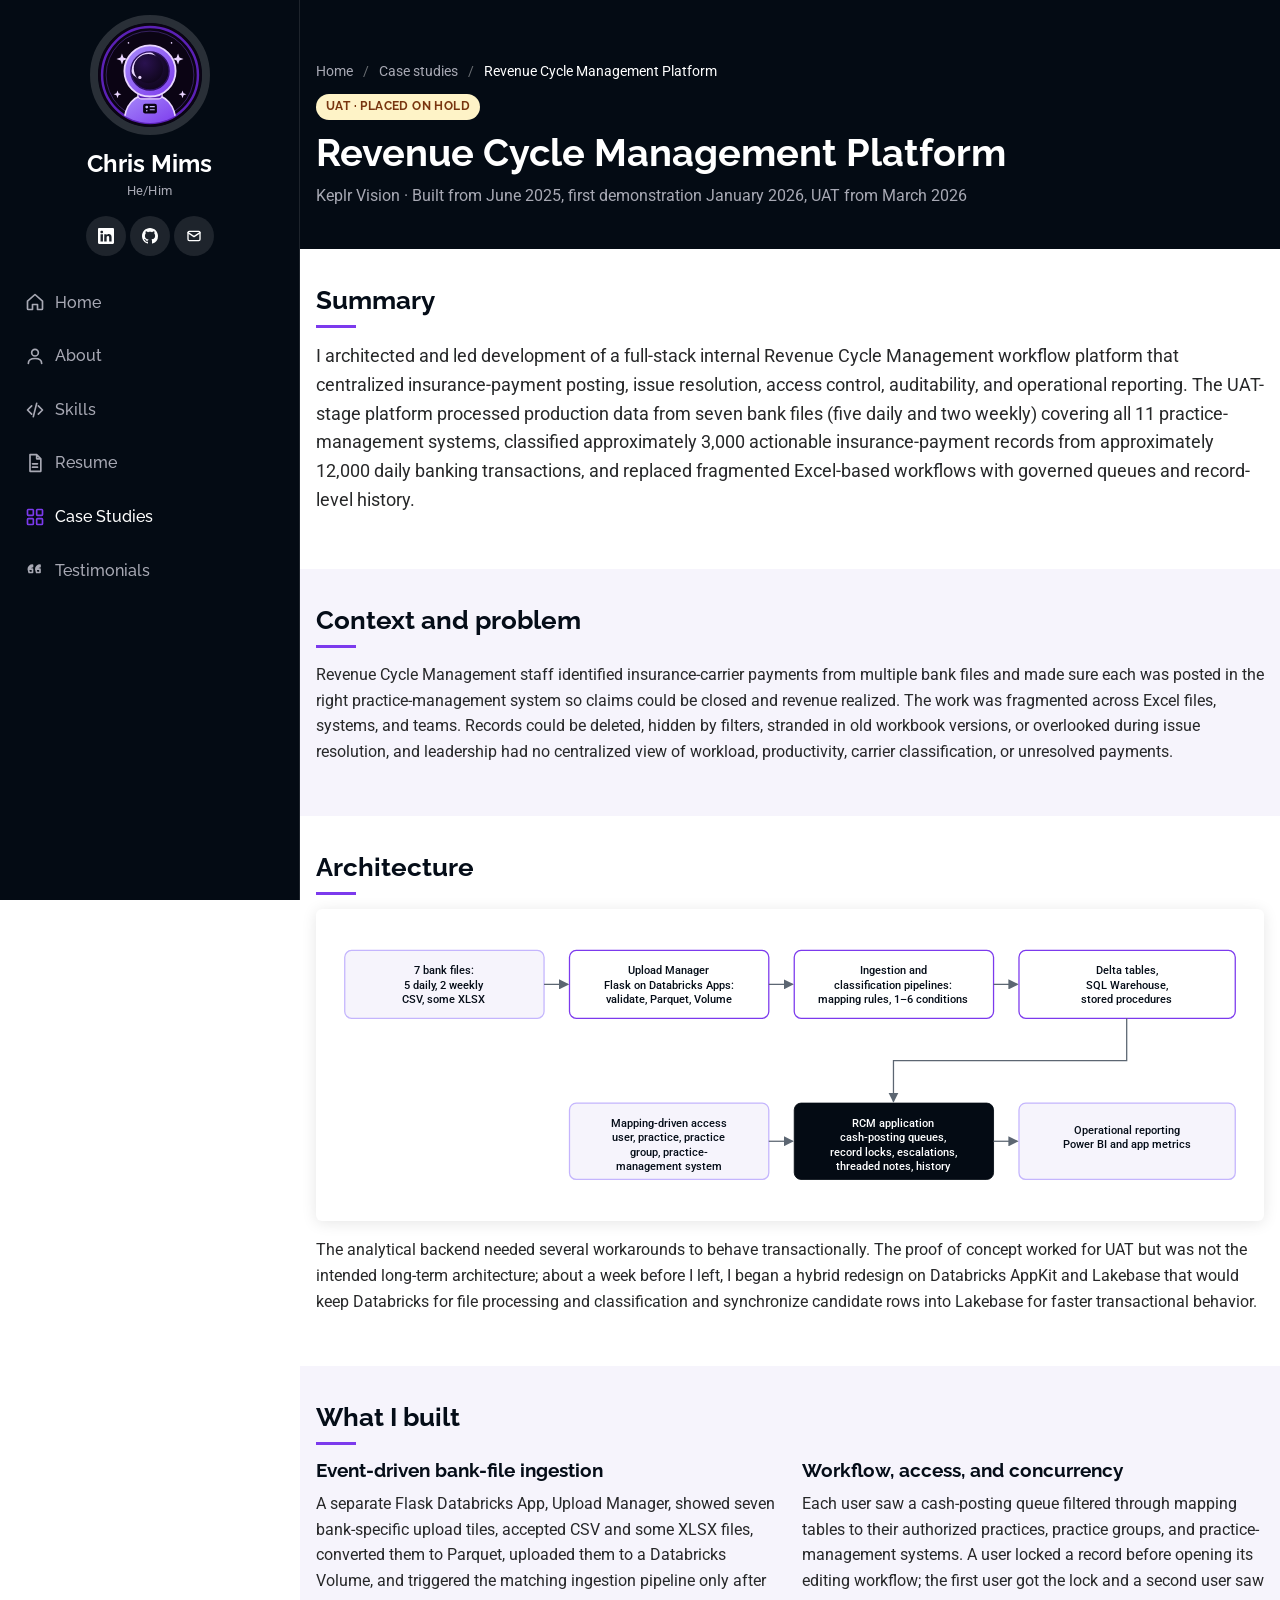
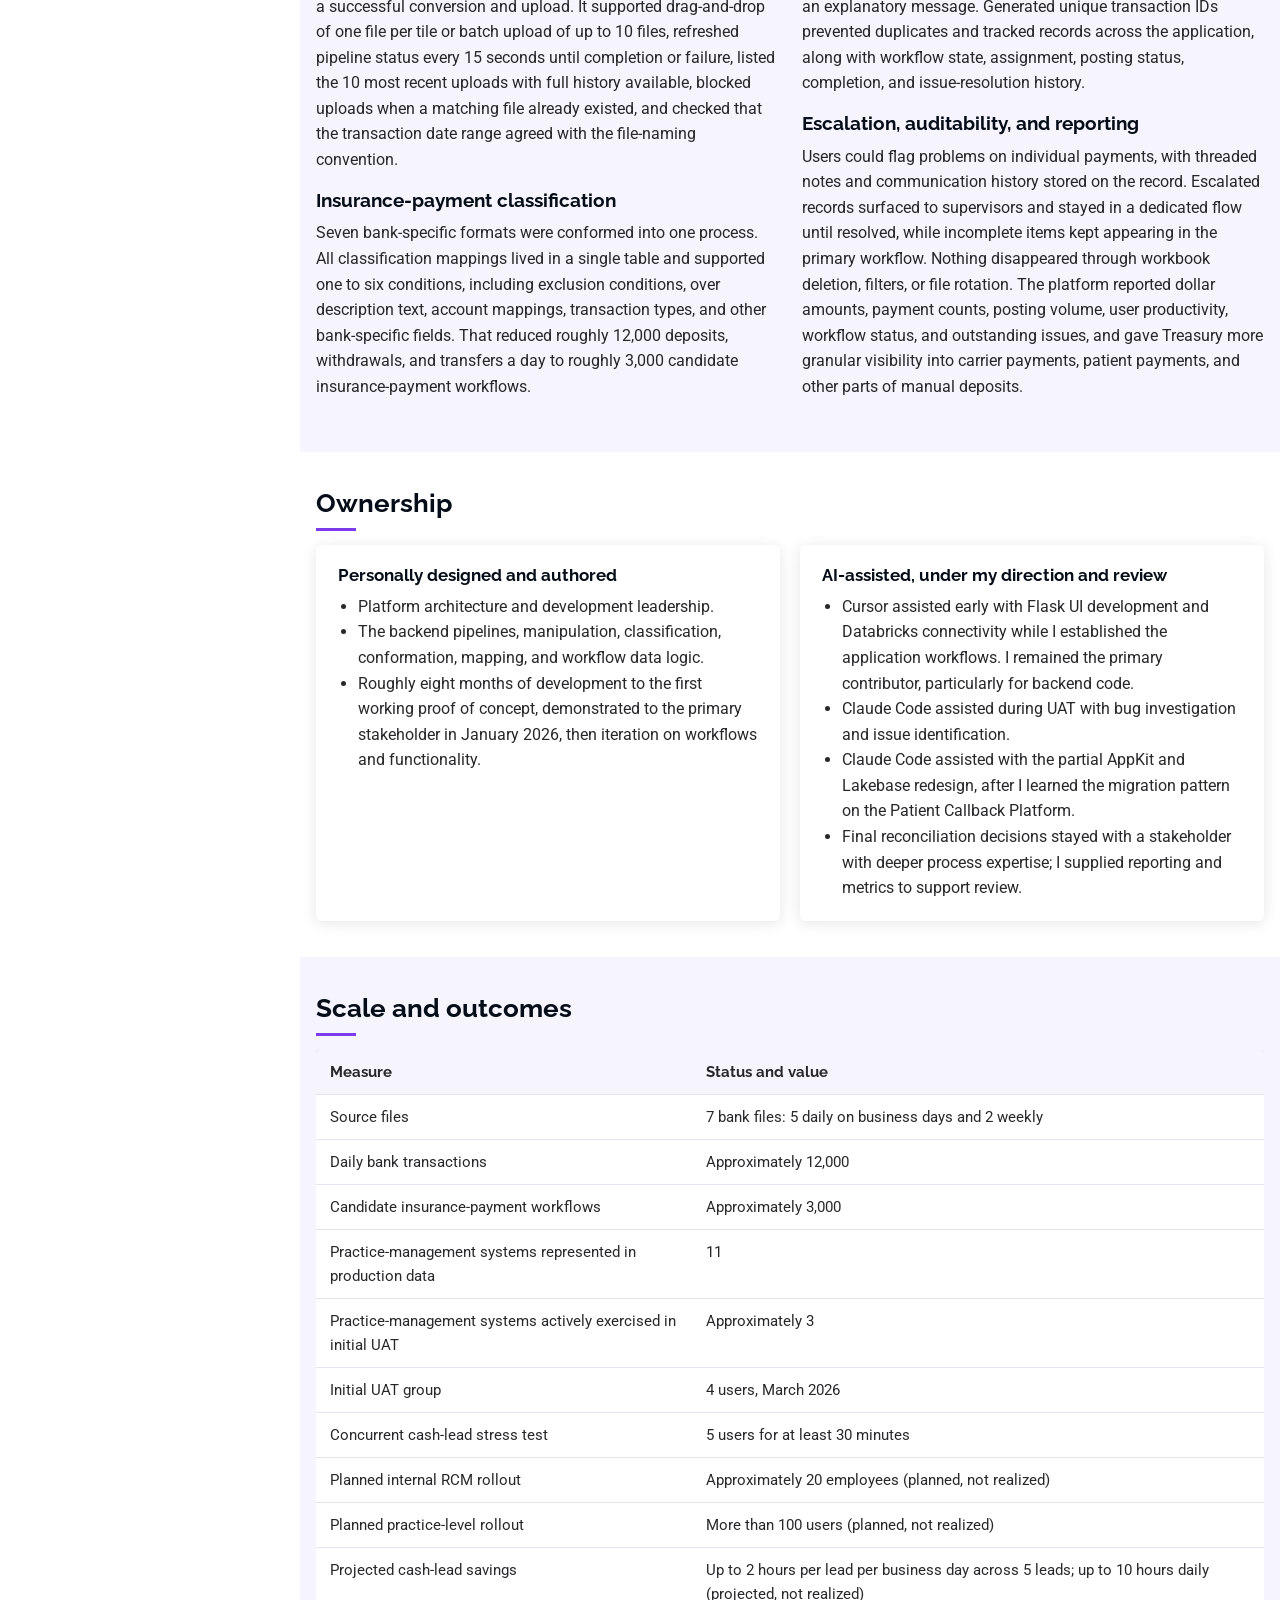
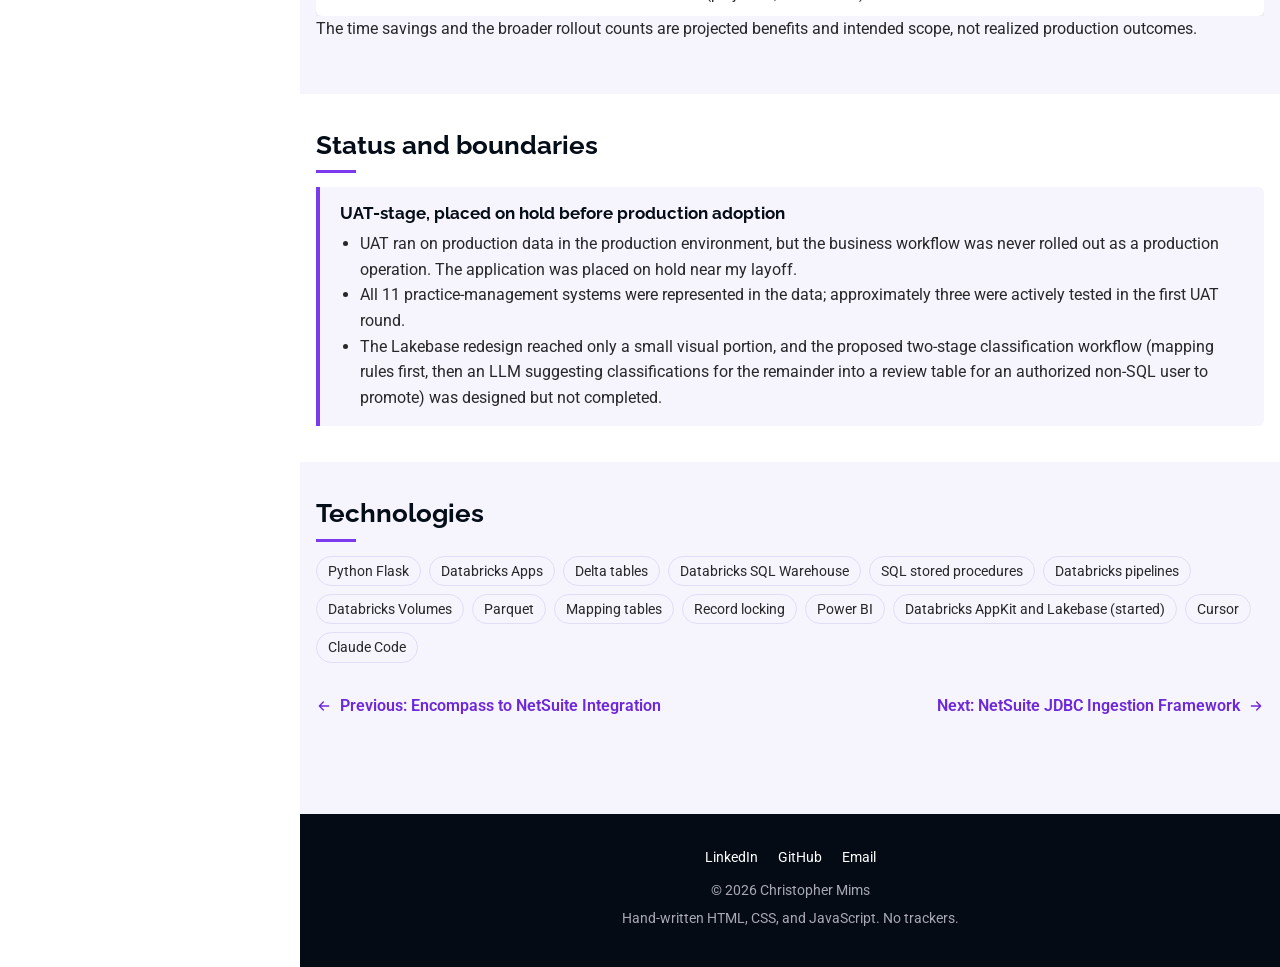
<file: case-studies/revenue-cycle-management-platform.html>
<!DOCTYPE html>
<html lang="en">
<head>
  <meta charset="utf-8">
  <meta name="viewport" content="width=device-width, initial-scale=1">
  <title>Revenue Cycle Management Platform | Christopher Mims</title>
  <meta name="description" content="Case study: a UAT-stage full-stack Revenue Cycle Management workflow platform on Databricks that turned ~12,000 daily bank transactions into ~3,000 governed insurance-payment workflows with locking, escalations, and audit history.">
  <link rel="canonical" href="https://data-chris24.github.io/case-studies/revenue-cycle-management-platform.html">
  <meta name="theme-color" content="#040b14">
  <meta property="og:type" content="article">
  <meta property="og:title" content="Revenue Cycle Management Platform | Christopher Mims">
  <meta property="og:description" content="UAT-stage workflow platform: event-driven bank-file ingestion, rule-based classification, record locking, escalations, and audit history.">
  <meta property="og:url" content="https://data-chris24.github.io/case-studies/revenue-cycle-management-platform.html">
  <meta property="og:image" content="https://data-chris24.github.io/assets/img/og-image.png">
  <meta name="twitter:card" content="summary_large_image">
  <link rel="icon" href="../assets/img/favicon.svg" type="image/svg+xml">
  <link rel="icon" href="../assets/img/favicon-32.png" sizes="32x32" type="image/png">
  <link rel="apple-touch-icon" href="../assets/img/favicon-180.png">
  <link rel="preconnect" href="https://fonts.googleapis.com">
  <link rel="preconnect" href="https://fonts.gstatic.com" crossorigin>
  <link href="https://fonts.googleapis.com/css2?family=Raleway:wght@400;500;600;700&family=Roboto:wght@400;700&display=swap" rel="stylesheet">
  <link rel="stylesheet" href="../assets/css/style.css">
</head>
<body class="cs">
<a class="skip" href="#main">Skip to content</a>

<svg xmlns="http://www.w3.org/2000/svg" style="display:none" aria-hidden="true">
  <symbol id="i-menu" viewBox="0 0 24 24"><path d="M3 6h18M3 12h18M3 18h18"/></symbol>
  <symbol id="i-close" viewBox="0 0 24 24"><path d="M6 6l12 12M18 6L6 18"/></symbol>
  <symbol id="i-home" viewBox="0 0 24 24"><path d="M3 11l9-8 9 8v9a1 1 0 0 1-1 1h-5v-6H9v6H4a1 1 0 0 1-1-1z"/></symbol>
  <symbol id="i-user" viewBox="0 0 24 24"><circle cx="12" cy="8" r="4"/><path d="M4 21c0-4 3.6-6 8-6s8 2 8 6"/></symbol>
  <symbol id="i-code" viewBox="0 0 24 24"><path d="M8 7l-5 5 5 5M16 7l5 5-5 5M14 4l-4 16"/></symbol>
  <symbol id="i-doc" viewBox="0 0 24 24"><path d="M6 2h8l5 5v15H6zM14 2v5h5M9 13h6M9 17h6"/></symbol>
  <symbol id="i-grid" viewBox="0 0 24 24"><rect x="3" y="3" width="7" height="7" rx="1"/><rect x="14" y="3" width="7" height="7" rx="1"/><rect x="3" y="14" width="7" height="7" rx="1"/><rect x="14" y="14" width="7" height="7" rx="1"/></symbol>
  <symbol id="i-quote" viewBox="0 0 24 24"><path d="M5 15h4v-4H6a3 3 0 0 1 3-3V6a5 5 0 0 0-5 5zM14 15h4v-4h-3a3 3 0 0 1 3-3V6a5 5 0 0 0-5 5z"/></symbol>
  <symbol id="i-arrow-right" viewBox="0 0 24 24"><path d="M5 12h14M13 6l6 6-6 6"/></symbol>
  <symbol id="i-arrow-left" viewBox="0 0 24 24"><path d="M19 12H5M11 6l-6 6 6 6"/></symbol>
  <symbol id="i-mail" viewBox="0 0 24 24"><rect x="3" y="5" width="18" height="14" rx="2"/><path d="M3 7l9 6 9-6"/></symbol>
  <symbol id="i-github" viewBox="0 0 16 16"><path d="M8 0C3.58 0 0 3.58 0 8c0 3.54 2.29 6.53 5.47 7.59.4.07.55-.17.55-.38 0-.19-.01-.82-.01-1.49-2.01.37-2.53-.49-2.69-.94-.09-.23-.48-.94-.82-1.13-.28-.15-.68-.52-.01-.53.63-.01 1.08.58 1.23.82.72 1.21 1.87.87 2.33.66.07-.52.28-.87.51-1.07-1.78-.2-3.64-.89-3.64-3.95 0-.87.31-1.59.82-2.15-.08-.2-.36-1.02.08-2.12 0 0 .67-.21 2.2.82.64-.18 1.32-.27 2-.27.68 0 1.36.09 2 .27 1.53-1.04 2.2-.82 2.2-.82.44 1.1.16 1.92.08 2.12.51.56.82 1.27.82 2.15 0 3.07-1.87 3.75-3.65 3.95.29.25.54.73.54 1.48 0 1.07-.01 1.93-.01 2.2 0 .21.15.46.55.38A8.012 8.012 0 0 0 16 8c0-4.42-3.58-8-8-8z"/></symbol>
  <symbol id="i-linkedin" viewBox="0 0 16 16"><path d="M0 1.146C0 .513.526 0 1.175 0h13.65C15.474 0 16 .513 16 1.146v13.708c0 .633-.526 1.146-1.175 1.146H1.175C.526 16 0 15.487 0 14.854V1.146zm4.943 12.248V6.169H2.542v7.225h2.401zm-1.2-8.212c.837 0 1.358-.554 1.358-1.248-.015-.709-.52-1.248-1.342-1.248-.822 0-1.359.54-1.359 1.248 0 .694.521 1.248 1.327 1.248h.016zm4.908 8.212V9.359c0-.216.016-.432.08-.586.173-.431.568-.878 1.232-.878.869 0 1.216.662 1.216 1.634v3.865h2.401V9.25c0-2.22-1.184-3.252-2.764-3.252-1.274 0-1.845.7-2.165 1.193v.025h-.016a5.54 5.54 0 0 1 .016-.025V6.169h-2.4c.03.678 0 7.225 0 7.225h2.4z"/></symbol>
</svg>

<button class="nav-toggle" aria-controls="sidebar" aria-expanded="false" aria-label="Open menu">
  <svg class="icon icon--open"><use href="#i-menu"/></svg>
  <svg class="icon icon--close"><use href="#i-close"/></svg>
</button>

<header id="sidebar" class="sidebar">
  <div class="logo"><a href="../index.html"><img src="../assets/img/logo.svg" alt="DataChris24 astronaut logo" width="120" height="120"></a></div>
  <p class="name">Chris Mims</p>
  <p class="pronouns">He/Him</p>
  <ul class="social">
    <li><a href="https://www.linkedin.com/in/datachris24m/" aria-label="LinkedIn profile"><svg class="icon icon--fill"><use href="#i-linkedin"/></svg></a></li>
    <li><a href="https://github.com/Data-Chris24" aria-label="GitHub profile"><svg class="icon icon--fill"><use href="#i-github"/></svg></a></li>
    <li><a href="mailto:datachris24@gmail.com" aria-label="Email Chris"><svg class="icon"><use href="#i-mail"/></svg></a></li>
  </ul>
  <nav aria-label="Primary">
    <ul>
      <li><a href="../index.html"><svg class="icon"><use href="#i-home"/></svg>Home</a></li>
      <li><a href="../index.html#about"><svg class="icon"><use href="#i-user"/></svg>About</a></li>
      <li><a href="../index.html#skills"><svg class="icon"><use href="#i-code"/></svg>Skills</a></li>
      <li><a href="../index.html#resume"><svg class="icon"><use href="#i-doc"/></svg>Resume</a></li>
      <li><a href="../index.html#case-studies" class="active" aria-current="true"><svg class="icon"><use href="#i-grid"/></svg>Case Studies</a></li>
      <li><a href="../index.html#testimonials"><svg class="icon"><use href="#i-quote"/></svg>Testimonials</a></li>
    </ul>
  </nav>
</header>

<main id="main">
  <div class="page-title">
    <div class="container">
      <nav class="breadcrumbs" aria-label="Breadcrumb">
        <ol><li><a href="../index.html">Home</a></li><li><a href="../index.html#case-studies">Case studies</a></li><li>Revenue Cycle Management Platform</li></ol>
      </nav>
      <span class="badge badge--uat">UAT · placed on hold</span>
      <h1>Revenue Cycle Management Platform</h1>
      <p class="meta">Keplr Vision · Built from June 2025, first demonstration January 2026, UAT from March 2026</p>
    </div>
  </div>

  <section>
    <div class="container">
      <h2>Summary</h2>
      <p class="summary">I architected and led development of a full-stack internal Revenue Cycle Management workflow platform that centralized insurance-payment posting, issue resolution, access control, auditability, and operational reporting. The UAT-stage platform processed production data from seven bank files (five daily and two weekly) covering all 11 practice-management systems, classified approximately 3,000 actionable insurance-payment records from approximately 12,000 daily banking transactions, and replaced fragmented Excel-based workflows with governed queues and record-level history.</p>
    </div>
  </section>

  <section class="light">
    <div class="container">
      <h2>Context and problem</h2>
      <p>Revenue Cycle Management staff identified insurance-carrier payments from multiple bank files and made sure each was posted in the right practice-management system so claims could be closed and revenue realized. The work was fragmented across Excel files, systems, and teams. Records could be deleted, hidden by filters, stranded in old workbook versions, or overlooked during issue resolution, and leadership had no centralized view of workload, productivity, carrier classification, or unresolved payments.</p>
    </div>
  </section>

  <section>
    <div class="container">
      <h2>Architecture</h2>
      <div class="diagram">
        <svg viewBox="0 0 1080 330" role="img" aria-labelledby="d-title d-desc">
          <title id="d-title">Revenue Cycle Management platform architecture</title>
          <desc id="d-desc">Seven bank files, five daily and two weekly, are uploaded through a Flask Upload Manager on Databricks Apps that validates them, converts them to Parquet, stores them in a Databricks Volume, and triggers ingestion. Pipelines classify transactions with centralized mapping rules into Delta tables served through a SQL Warehouse and stored procedures. The RCM application presents cash-posting queues with record locks, escalations, and threaded notes, filtered by mapping-driven access, and feeds operational reporting.</desc>
          <defs><marker id="arrowhead" markerWidth="8" markerHeight="8" refX="7" refY="4" orient="auto"><path d="M0 0L8 4 0 8z" fill="#5c6672"/></marker></defs>
          <g>
            <rect class="box-soft" x="15" y="30" width="235" height="80" rx="8"/>
            <text class="label" x="132" y="58" text-anchor="middle"><tspan x="132">7 bank files:</tspan><tspan x="132" dy="17">5 daily, 2 weekly</tspan><tspan x="132" dy="17">CSV, some XLSX</tspan></text>
            <rect class="box" x="280" y="30" width="235" height="80" rx="8"/>
            <text class="label" x="397" y="58" text-anchor="middle"><tspan x="397">Upload Manager</tspan><tspan x="397" dy="17">Flask on Databricks Apps:</tspan><tspan x="397" dy="17">validate, Parquet, Volume</tspan></text>
            <rect class="box" x="545" y="30" width="235" height="80" rx="8"/>
            <text class="label" x="662" y="58" text-anchor="middle"><tspan x="662">Ingestion and</tspan><tspan x="662" dy="17">classification pipelines:</tspan><tspan x="662" dy="17">mapping rules, 1–6 conditions</tspan></text>
            <rect class="box" x="810" y="30" width="255" height="80" rx="8"/>
            <text class="label" x="937" y="58" text-anchor="middle"><tspan x="937">Delta tables,</tspan><tspan x="937" dy="17">SQL Warehouse,</tspan><tspan x="937" dy="17">stored procedures</tspan></text>

            <rect class="box-soft" x="280" y="210" width="235" height="90" rx="8"/>
            <text class="label" x="397" y="238" text-anchor="middle"><tspan x="397">Mapping-driven access</tspan><tspan x="397" dy="17">user, practice, practice</tspan><tspan x="397" dy="17">group, practice-</tspan><tspan x="397" dy="17">management system</tspan></text>
            <rect class="box-dark" x="545" y="210" width="235" height="90" rx="8"/>
            <text class="label-light" x="662" y="238" text-anchor="middle"><tspan x="662">RCM application</tspan><tspan x="662" dy="17">cash-posting queues,</tspan><tspan x="662" dy="17">record locks, escalations,</tspan><tspan x="662" dy="17">threaded notes, history</tspan></text>
            <rect class="box-soft" x="810" y="210" width="255" height="90" rx="8"/>
            <text class="label" x="937" y="246" text-anchor="middle"><tspan x="937">Operational reporting</tspan><tspan x="937" dy="17">Power BI and app metrics</tspan></text>
          </g>
          <g class="arrow">
            <path d="M250 70H278"/><path d="M515 70H543"/><path d="M780 70H808"/>
            <path d="M937 110V160H662V208"/>
            <path d="M515 255H543"/><path d="M780 255H808"/>
          </g>
        </svg>
      </div>
      <p>The analytical backend needed several workarounds to behave transactionally. The proof of concept worked for UAT but was not the intended long-term architecture; about a week before I left, I began a hybrid redesign on Databricks AppKit and Lakebase that would keep Databricks for file processing and classification and synchronize candidate rows into Lakebase for faster transactional behavior.</p>
    </div>
  </section>

  <section class="light">
    <div class="container">
      <h2>What I built</h2>
      <div class="two-col">
        <div>
          <h3>Event-driven bank-file ingestion</h3>
          <p>A separate Flask Databricks App, Upload Manager, showed seven bank-specific upload tiles, accepted CSV and some XLSX files, converted them to Parquet, uploaded them to a Databricks Volume, and triggered the matching ingestion pipeline only after a successful conversion and upload. It supported drag-and-drop of one file per tile or batch upload of up to 10 files, refreshed pipeline status every 15 seconds until completion or failure, listed the 10 most recent uploads with full history available, blocked uploads when a matching file already existed, and checked that the transaction date range agreed with the file-naming convention.</p>
          <h3>Insurance-payment classification</h3>
          <p>Seven bank-specific formats were conformed into one process. All classification mappings lived in a single table and supported one to six conditions, including exclusion conditions, over description text, account mappings, transaction types, and other bank-specific fields. That reduced roughly 12,000 deposits, withdrawals, and transfers a day to roughly 3,000 candidate insurance-payment workflows.</p>
        </div>
        <div>
          <h3>Workflow, access, and concurrency</h3>
          <p>Each user saw a cash-posting queue filtered through mapping tables to their authorized practices, practice groups, and practice-management systems. A user locked a record before opening its editing workflow; the first user got the lock and a second user saw an explanatory message. Generated unique transaction IDs prevented duplicates and tracked records across the application, along with workflow state, assignment, posting status, completion, and issue-resolution history.</p>
          <h3>Escalation, auditability, and reporting</h3>
          <p>Users could flag problems on individual payments, with threaded notes and communication history stored on the record. Escalated records surfaced to supervisors and stayed in a dedicated flow until resolved, while incomplete items kept appearing in the primary workflow. Nothing disappeared through workbook deletion, filters, or file rotation. The platform reported dollar amounts, payment counts, posting volume, user productivity, workflow status, and outstanding issues, and gave Treasury more granular visibility into carrier payments, patient payments, and other parts of manual deposits.</p>
        </div>
      </div>
    </div>
  </section>

  <section>
    <div class="container">
      <h2>Ownership</h2>
      <div class="ownership">
        <div class="box">
          <h3>Personally designed and authored</h3>
          <ul>
            <li>Platform architecture and development leadership.</li>
            <li>The backend pipelines, manipulation, classification, conformation, mapping, and workflow data logic.</li>
            <li>Roughly eight months of development to the first working proof of concept, demonstrated to the primary stakeholder in January 2026, then iteration on workflows and functionality.</li>
          </ul>
        </div>
        <div class="box">
          <h3>AI-assisted, under my direction and review</h3>
          <ul>
            <li>Cursor assisted early with Flask UI development and Databricks connectivity while I established the application workflows. I remained the primary contributor, particularly for backend code.</li>
            <li>Claude Code assisted during UAT with bug investigation and issue identification.</li>
            <li>Claude Code assisted with the partial AppKit and Lakebase redesign, after I learned the migration pattern on the Patient Callback Platform.</li>
            <li>Final reconciliation decisions stayed with a stakeholder with deeper process expertise; I supplied reporting and metrics to support review.</li>
          </ul>
        </div>
      </div>
    </div>
  </section>

  <section class="light">
    <div class="container">
      <h2>Scale and outcomes</h2>
      <div class="table-wrap">
        <table>
          <thead><tr><th scope="col">Measure</th><th scope="col">Status and value</th></tr></thead>
          <tbody>
            <tr><td>Source files</td><td>7 bank files: 5 daily on business days and 2 weekly</td></tr>
            <tr><td>Daily bank transactions</td><td>Approximately 12,000</td></tr>
            <tr><td>Candidate insurance-payment workflows</td><td>Approximately 3,000</td></tr>
            <tr><td>Practice-management systems represented in production data</td><td>11</td></tr>
            <tr><td>Practice-management systems actively exercised in initial UAT</td><td>Approximately 3</td></tr>
            <tr><td>Initial UAT group</td><td>4 users, March 2026</td></tr>
            <tr><td>Concurrent cash-lead stress test</td><td>5 users for at least 30 minutes</td></tr>
            <tr><td>Planned internal RCM rollout</td><td>Approximately 20 employees (planned, not realized)</td></tr>
            <tr><td>Planned practice-level rollout</td><td>More than 100 users (planned, not realized)</td></tr>
            <tr><td>Projected cash-lead savings</td><td>Up to 2 hours per lead per business day across 5 leads; up to 10 hours daily (projected, not realized)</td></tr>
          </tbody>
        </table>
      </div>
      <p>The time savings and the broader rollout counts are projected benefits and intended scope, not realized production outcomes.</p>
    </div>
  </section>

  <section>
    <div class="container">
      <h2>Status and boundaries</h2>
      <div class="callout">
        <h3>UAT-stage, placed on hold before production adoption</h3>
        <ul>
          <li>UAT ran on production data in the production environment, but the business workflow was never rolled out as a production operation. The application was placed on hold near my layoff.</li>
          <li>All 11 practice-management systems were represented in the data; approximately three were actively tested in the first UAT round.</li>
          <li>The Lakebase redesign reached only a small visual portion, and the proposed two-stage classification workflow (mapping rules first, then an LLM suggesting classifications for the remainder into a review table for an authorized non-SQL user to promote) was designed but not completed.</li>
        </ul>
      </div>
    </div>
  </section>

  <section class="light">
    <div class="container">
      <h2>Technologies</h2>
      <ul class="chips">
        <li>Python Flask</li><li>Databricks Apps</li><li>Delta tables</li><li>Databricks SQL Warehouse</li><li>SQL stored procedures</li><li>Databricks pipelines</li><li>Databricks Volumes</li><li>Parquet</li><li>Mapping tables</li><li>Record locking</li><li>Power BI</li><li>Databricks AppKit and Lakebase (started)</li><li>Cursor</li><li>Claude Code</li>
      </ul>
      <nav class="pager" aria-label="Case study navigation">
        <a href="encompass-netsuite-integration.html"><svg class="icon"><use href="#i-arrow-left"/></svg> Previous: Encompass to NetSuite Integration</a>
        <a href="netsuite-jdbc-ingestion.html">Next: NetSuite JDBC Ingestion Framework <svg class="icon"><use href="#i-arrow-right"/></svg></a>
      </nav>
    </div>
  </section>
</main>

<footer class="site-footer">
  <div class="links">
    <a href="https://www.linkedin.com/in/datachris24m/">LinkedIn</a>
    <a href="https://github.com/Data-Chris24">GitHub</a>
    <a href="mailto:datachris24@gmail.com">Email</a>
  </div>
  <p>&copy; <span id="year">2026</span> Christopher Mims</p>
  <p>Hand-written HTML, CSS, and JavaScript. No trackers.</p>
</footer>

<script src="../assets/js/main.js" defer></script>
</body>
</html>
</file>
<file: assets/css/style.css>
/* data-chris24.github.io — hand-written stylesheet
   Look derived from the iPortfolio layout the previous site used; all CSS here is original. */

:root {
  --font-body: "Roboto", system-ui, -apple-system, "Segoe UI", Arial, sans-serif;
  --font-heading: "Raleway", "Roboto", system-ui, sans-serif;

  --bg: #ffffff;
  --bg-light: #f6f4fc;
  --bg-dark: #040b14;
  --surface: #ffffff;
  --surface-dark: #151f2b;
  --text: #272829;
  --muted: #5c6672;
  --heading: #050d18;
  --accent: #7c3aed;        /* decorative: borders, icons, badges */
  --link: #6d28d9;          /* text links: AA contrast on white */
  --nav: #a8a9b4;
  --nav-hover: #ffffff;
  --contrast: #ffffff;

  /* brand purples (logo + hero) */
  --violet: #8b5cf6;
  --violet-deep: #5b21b6;
  --lavender: #e9d5ff;
  --space-1: #120826;
  --space-2: #1b0b3f;

  --sidebar-w: 300px;
  --section-pad: 60px;
  --radius: 6px;
  --shadow: 0 2px 15px rgba(0, 0, 0, 0.1);
}

/* ---------- base ---------- */
*, *::before, *::after { box-sizing: border-box; }
html { scroll-behavior: smooth; }
body {
  margin: 0;
  font-family: var(--font-body);
  color: var(--text);
  background: var(--bg);
  line-height: 1.6;
  -webkit-font-smoothing: antialiased;
}
h1, h2, h3, h4 { font-family: var(--font-heading); color: var(--heading); margin: 0 0 .5em; line-height: 1.2; }
p { margin: 0 0 1em; }
a { color: var(--link); text-decoration: none; }
a:hover { text-decoration: underline; }
img { max-width: 100%; height: auto; display: block; }
ul { margin: 0 0 1em; padding-left: 20px; }
table { border-collapse: collapse; width: 100%; }
:focus-visible { outline: 3px solid var(--accent); outline-offset: 2px; }

.sr-only {
  position: absolute; width: 1px; height: 1px; padding: 0; margin: -1px;
  overflow: hidden; clip: rect(0 0 0 0); white-space: nowrap; border: 0;
}
.skip {
  position: absolute; left: 8px; top: -60px; z-index: 10000;
  background: var(--accent); color: var(--contrast); padding: 8px 14px; border-radius: var(--radius);
}
.skip:focus { top: 8px; }

.icon {
  width: 1em; height: 1em; fill: none; stroke: currentColor; stroke-width: 2;
  stroke-linecap: round; stroke-linejoin: round; vertical-align: -0.15em; flex-shrink: 0;
}
.icon--fill { fill: currentColor; stroke: none; }

.container { width: 100%; max-width: 1140px; margin: 0 auto; padding: 0 16px; }

/* ---------- sidebar ---------- */
.sidebar {
  position: fixed; top: 0; left: 0; bottom: 0; width: var(--sidebar-w);
  padding: 0 15px; overflow-y: auto; z-index: 997;
  background: var(--bg-dark); color: var(--contrast);
  border-right: 1px solid rgba(255, 255, 255, 0.1);
  transition: transform 0.3s ease-in-out;
}
.sidebar .logo {
  width: 120px; height: 120px; margin: 15px auto; border-radius: 50%;
  border: 8px solid rgba(255, 255, 255, 0.15); overflow: hidden;
}
.sidebar .logo img { width: 100%; height: 100%; }
.sidebar .name { font-family: var(--font-heading); font-size: 24px; font-weight: 700; color: var(--contrast); text-align: center; margin: 0; line-height: 1.2; }
.sidebar .pronouns { color: var(--nav); font-size: 13px; text-align: center; margin: 2px 0 14px; letter-spacing: .3px; }
.sidebar .social { display: flex; justify-content: center; gap: 4px; margin: 0 0 20px; padding: 0; list-style: none; }
.sidebar .social a {
  display: inline-flex; align-items: center; justify-content: center; width: 40px; height: 40px;
  border-radius: 50%; background: rgba(255, 255, 255, 0.1); color: var(--contrast); font-size: 16px; transition: 0.3s;
}
.sidebar .social a:hover { background: var(--accent); text-decoration: none; }
.sidebar nav ul { list-style: none; margin: 0; padding: 0 0 20px; }
.sidebar nav a {
  display: flex; align-items: center; gap: 10px; padding: 14px 10px; width: 100%;
  color: var(--nav); font-family: var(--font-heading); font-size: 16px; font-weight: 500; white-space: nowrap; transition: 0.3s;
}
.sidebar nav a .icon { font-size: 20px; }
.sidebar nav a:hover, .sidebar nav a.active { color: var(--nav-hover); text-decoration: none; }
.sidebar nav a:hover .icon, .sidebar nav a.active .icon { color: var(--accent); }

.nav-toggle {
  position: fixed; top: 15px; right: 15px; z-index: 9999;
  width: 40px; height: 40px; border-radius: 50%; border: 0; cursor: pointer;
  background: var(--accent); color: var(--contrast); font-size: 22px;
  display: flex; align-items: center; justify-content: center;
}
.nav-toggle:hover { background: #8b5cf6; }
.nav-toggle .icon--close { display: none; }
.nav-toggle[aria-expanded="true"] .icon--open { display: none; }
.nav-toggle[aria-expanded="true"] .icon--close { display: block; }

@media (min-width: 1200px) {
  .nav-toggle { display: none; }
  main, .site-footer { margin-left: var(--sidebar-w); }
}
@media (max-width: 1199px) {
  .sidebar { transform: translateX(-100%); }
  .sidebar.open { transform: none; }
}

/* ---------- sections ---------- */
section { padding: var(--section-pad) 0; overflow: clip; }
.light { background: var(--bg-light); }
.section-title { padding-bottom: 40px; }
.section-title h2 {
  font-size: 32px; font-weight: 700; margin-bottom: 20px; padding-bottom: 20px; position: relative;
}
.section-title h2::after {
  content: ""; position: absolute; left: 0; bottom: 0; width: 50px; height: 3px; background: var(--accent);
}
.section-title p { margin: 0; color: var(--muted); }

/* ---------- hero ---------- */
.hero {
  position: relative; min-height: 100vh; display: flex; align-items: center;
  padding: 80px 0; background: var(--space-1); color: var(--contrast);
}
.hero canvas { position: absolute; inset: 0; width: 100%; height: 100%; z-index: 1; }
.hero::before { content: ""; position: absolute; inset: 0; z-index: 2; background: rgba(4, 11, 20, 0.28); }
.hero .container { position: relative; z-index: 3; }
.hero h1 { margin: 0; font-size: 64px; font-weight: 700; color: var(--contrast); }
.hero p { margin: 5px 0 0; font-size: 26px; }
.hero .typed { letter-spacing: 1px; border-bottom: 2px solid var(--violet); }
.hero .typed-cursor { color: var(--lavender); }
.hero .hero-links { margin-top: 28px; display: flex; gap: 12px; flex-wrap: wrap; }
.btn {
  display: inline-flex; align-items: center; gap: 8px; padding: 10px 22px; border-radius: 999px;
  font-family: var(--font-heading); font-weight: 600; font-size: 15px; transition: 0.3s;
}
.btn-primary { background: var(--accent); color: var(--contrast); }
.btn-primary:hover { background: #8b5cf6; text-decoration: none; }
.btn-ghost { border: 2px solid rgba(255, 255, 255, 0.5); color: var(--contrast); }
.btn-ghost:hover { border-color: var(--contrast); text-decoration: none; }

@media (max-width: 768px) {
  .hero h1 { font-size: 36px; }
  .hero p { font-size: 20px; }
}

/* ---------- about ---------- */
.about-grid { display: grid; grid-template-columns: 1fr; gap: 32px; align-items: start; }
.about-grid img { border-radius: var(--radius); box-shadow: var(--shadow); }
.about h3 { font-size: 24px; font-weight: 700; }
.about .lead { font-style: italic; color: var(--muted); }
.facts { list-style: none; padding: 0; margin: 20px 0; display: grid; gap: 12px; }
.facts li { display: flex; gap: 8px; align-items: baseline; }
.facts .icon { color: var(--accent); }
@media (min-width: 992px) { .about-grid { grid-template-columns: 1fr 2fr; } }

/* ---------- skills ---------- */
.skills-grid { display: grid; grid-template-columns: 1fr; gap: 24px; }
.skill-group { background: var(--surface); border-radius: var(--radius); box-shadow: var(--shadow); padding: 22px 24px; }
.skill-group h3 { font-size: 17px; font-weight: 700; margin-bottom: 10px; }
.chips { list-style: none; padding: 0; margin: 0; display: flex; flex-wrap: wrap; gap: 8px; }
.chips li {
  background: var(--bg-light); border: 1px solid #e3dcf7; border-radius: 999px;
  padding: 3px 11px; font-size: 14px; color: var(--text);
}
.skill-group .chips li { background: #f3effc; }
@media (min-width: 768px) { .skills-grid { grid-template-columns: 1fr 1fr; } }

/* ---------- resume ---------- */
.resume-grid { display: grid; grid-template-columns: 1fr; gap: 40px; }
.resume-title { font-size: 26px; font-weight: 700; margin: 20px 0; }
.resume-item { position: relative; padding: 0 0 24px 20px; margin-top: -2px; border-left: 2px solid var(--accent); }
.resume-item::before {
  content: ""; position: absolute; left: -9px; top: 0; width: 16px; height: 16px;
  border-radius: 50%; background: var(--bg); border: 2px solid var(--accent);
}
.resume-item:last-child { padding-bottom: 0; }
.resume-item h4 { font-size: 20px; font-weight: 600; text-transform: uppercase; color: #3d4046; margin-bottom: 6px; }
.resume-item .org { font-size: 16px; font-weight: 500; text-transform: uppercase; color: #5a5d63; margin: 0 0 6px; }
.resume-item .when {
  display: inline-block; font-size: 15px; font-weight: 600; padding: 4px 14px; margin-bottom: 10px;
  background: var(--bg-light); border-radius: var(--radius);
}
.resume-item .scope { font-size: 14px; color: var(--muted); margin: -4px 0 10px; }
.resume-item ul { padding-left: 20px; margin: 0; }
.resume-item li { padding-bottom: 8px; }
@media (min-width: 992px) { .resume-grid { grid-template-columns: 1fr 1.6fr; } }

/* ---------- cards (case studies, public analysis) ---------- */
.cards { display: grid; grid-template-columns: repeat(auto-fill, minmax(290px, 1fr)); gap: 24px; }
.card {
  display: flex; flex-direction: column; gap: 10px; background: var(--surface);
  border-radius: var(--radius); box-shadow: var(--shadow); padding: 24px; transition: transform 0.3s, box-shadow 0.3s;
}
.card:hover { transform: translateY(-4px); box-shadow: 0 8px 24px rgba(0, 0, 0, 0.12); }
.card h3 { font-size: 20px; margin: 0; }
.card h3 a { color: var(--heading); }
.card .org { font-size: 13px; color: var(--muted); text-transform: uppercase; letter-spacing: .4px; }
.card p { margin: 0; flex-grow: 1; }
.metrics { list-style: none; padding: 0; margin: 0; display: grid; gap: 6px; font-size: 14px; }
.metrics li { display: flex; gap: 8px; align-items: baseline; }
.metrics .icon { color: var(--accent); font-size: 14px; }
.card .more { margin-top: 6px; font-weight: 600; display: inline-flex; align-items: center; gap: 6px; }
.card-wide { grid-column: 1 / -1; }
@media (min-width: 768px) { .card-wide { display: grid; grid-template-columns: 1fr 2fr; gap: 24px; align-items: center; } }
.card-wide .body { display: flex; flex-direction: column; gap: 10px; }
.card-wide img { border-radius: var(--radius); box-shadow: var(--shadow); }

.badge {
  display: inline-block; width: fit-content; font-family: var(--font-heading); font-size: 12px; font-weight: 700;
  letter-spacing: .4px; text-transform: uppercase; padding: 3px 10px; border-radius: 999px;
}
.badge--production { background: #dcfce7; color: #14532d; }
.badge--operational { background: #dbeafe; color: #1e3a8a; }
.badge--uat { background: #fef3c7; color: #78350f; }
.badge--dev { background: #ede9fe; color: #4c1d95; }
.badge--analysis { background: #e2e8f0; color: #1e293b; }

/* ---------- testimonials ---------- */
.testimonials-grid { display: grid; grid-template-columns: 1fr; gap: 32px 40px; }
.testimonial { text-align: center; }
.testimonial blockquote {
  position: relative; margin: 0 0 35px; padding: 24px 28px; font-style: italic;
  background: var(--surface); border-radius: var(--radius); box-shadow: var(--shadow);
}
.testimonial blockquote::after {
  content: ""; position: absolute; bottom: -20px; left: calc(50% - 20px); width: 0; height: 0;
  border-top: 20px solid var(--surface); border-left: 20px solid transparent; border-right: 20px solid transparent;
}
.testimonial blockquote .icon { color: #c4b5fd; font-size: 26px; }
.testimonial blockquote p { margin: 0; display: inline; }
.testimonial img { width: 90px; height: 90px; object-fit: contain; margin: 0 auto 10px; border-radius: 12px; background: #fff; padding: 6px; box-shadow: var(--shadow); }
.testimonial img.round { border-radius: 50%; }
.testimonial h3 { font-size: 18px; margin: 0 0 4px; }
.testimonial .role { font-size: 14px; color: var(--muted); margin: 0; }
@media (min-width: 992px) { .testimonials-grid { grid-template-columns: 1fr 1fr; } }

/* ---------- footer ---------- */
.site-footer { background: var(--bg-dark); color: var(--nav); text-align: center; padding: 32px 16px; font-size: 14px; }
.site-footer a { color: var(--contrast); }
.site-footer .links { display: flex; justify-content: center; gap: 20px; flex-wrap: wrap; margin-bottom: 10px; }
.site-footer p { margin: 0 0 6px; }

/* ---------- case-study pages ---------- */
.page-title { background: var(--bg-dark); color: var(--contrast); padding: 60px 0 40px; }
.page-title h1 { color: var(--contrast); font-size: 38px; margin: 10px 0 8px; }
.page-title .meta { color: var(--nav); margin: 0; }
.breadcrumbs ol { list-style: none; display: flex; flex-wrap: wrap; gap: 0; padding: 0; margin: 0 0 10px; font-size: 14px; }
.breadcrumbs li + li::before { content: "/"; padding: 0 10px; color: rgba(255, 255, 255, 0.4); }
.breadcrumbs a { color: var(--nav); }
.breadcrumbs a:hover { color: var(--contrast); }
.cs section { padding: 36px 0; }
.cs h2 { font-size: 26px; font-weight: 700; margin-bottom: 14px; padding-bottom: 12px; position: relative; }
.cs h2::after { content: ""; position: absolute; left: 0; bottom: 0; width: 40px; height: 3px; background: var(--accent); }
.cs .summary { font-size: 18px; }
.cs .two-col { display: grid; grid-template-columns: 1fr; gap: 24px; }
@media (min-width: 992px) { .cs .two-col { grid-template-columns: 1fr 1fr; } }
.cs .diagram { background: var(--surface); border-radius: var(--radius); box-shadow: var(--shadow); padding: 16px; margin-bottom: 1em; }
.cs .diagram svg { width: 100%; height: auto; display: block; }
.cs table { font-size: 15px; background: var(--surface); box-shadow: var(--shadow); border-radius: var(--radius); overflow: hidden; }
.cs th, .cs td { text-align: left; padding: 10px 14px; border-bottom: 1px solid #e8e2f6; vertical-align: top; }
.cs th { background: var(--bg-light); font-family: var(--font-heading); font-weight: 700; }
.cs tr:last-child td { border-bottom: 0; }
.cs .table-wrap { overflow-x: auto; }
.callout { border-left: 4px solid var(--accent); background: var(--bg-light); padding: 16px 20px; border-radius: 0 var(--radius) var(--radius) 0; }
.callout h3 { font-size: 17px; margin-bottom: 8px; }
.callout ul { margin: 0; }
.ownership { display: grid; grid-template-columns: 1fr; gap: 20px; }
@media (min-width: 768px) { .ownership { grid-template-columns: 1fr 1fr; } }
.ownership .box { background: var(--surface); border-radius: var(--radius); box-shadow: var(--shadow); padding: 20px 22px; }
.ownership h3 { font-size: 17px; }
.ownership ul { margin: 0; }
.pager { display: flex; justify-content: space-between; gap: 16px; flex-wrap: wrap; padding: 30px 0 60px; }
.pager a { display: inline-flex; align-items: center; gap: 8px; font-weight: 600; }
.back { display: inline-flex; align-items: center; gap: 6px; font-weight: 600; margin-top: 10px; }

/* ---------- motion ---------- */
.reveal { opacity: 0; transform: translateY(18px); transition: opacity 0.6s ease, transform 0.6s ease; }
.reveal.in { opacity: 1; transform: none; }
@media (prefers-reduced-motion: reduce) {
  html { scroll-behavior: auto; }
  .reveal { opacity: 1; transform: none; transition: none; }
  .card, .sidebar, .btn { transition: none; }
}

/* ---------- diagram text (inline SVG) ---------- */
.diagram text { font-family: var(--font-body); }
.diagram .box { fill: #ffffff; stroke: var(--accent); stroke-width: 1.5; }
.diagram .box-dark { fill: var(--bg-dark); stroke: var(--bg-dark); }
.diagram .box-soft { fill: var(--bg-light); stroke: #c4b5fd; stroke-width: 1.5; }
.diagram .label { font-size: 13px; fill: var(--heading); font-weight: 500; }
.diagram .label-light { font-size: 13px; fill: #ffffff; font-weight: 500; }
.diagram .note { font-size: 11.5px; fill: var(--muted); }
.diagram .arrow { stroke: #5c6672; stroke-width: 1.5; fill: none; marker-end: url(#arrowhead); }

/* ---------- certifications ---------- */
.resume-item--cert img { float: right; width: 72px; height: 72px; margin: 0 0 8px 12px; }
.resume-item--cert::after { content: ""; display: block; clear: both; }
.cert { display: grid; grid-template-columns: 1fr; gap: 24px; align-items: center; }
.cert:hover { transform: none; }
.cert-badge { width: 160px; height: auto; margin: 0 auto; }
.cert .body { display: flex; flex-direction: column; gap: 10px; }
.cert-preview img { width: 100%; height: auto; border-radius: var(--radius); box-shadow: var(--shadow); transition: transform 0.3s; }
.cert-preview:hover img { transform: translateY(-4px); }
@media (min-width: 768px) { .cert { grid-template-columns: 160px 1fr; } .cert-preview { grid-column: 1 / -1; } }
@media (min-width: 1200px) { .cert { grid-template-columns: 180px 1fr 1.1fr; } .cert-badge { width: 180px; } .cert-preview { grid-column: auto; } }
</file>
